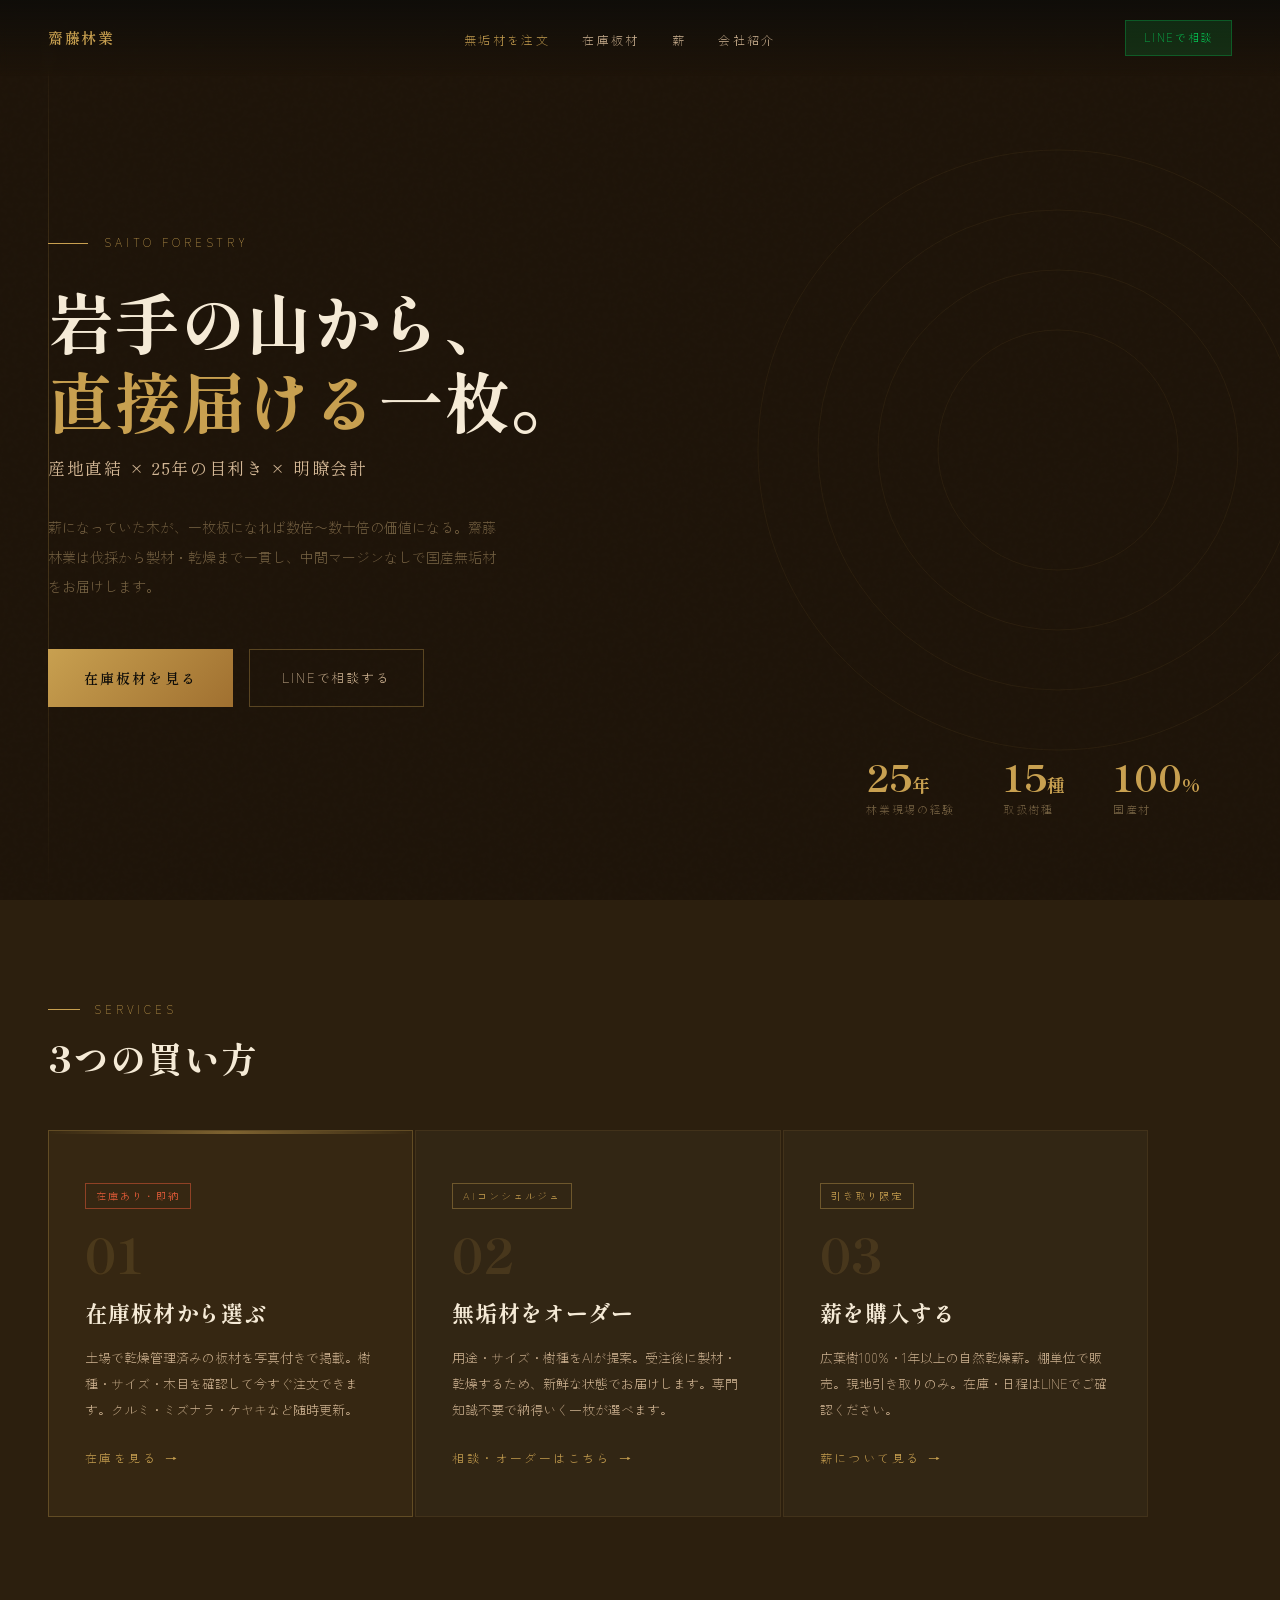
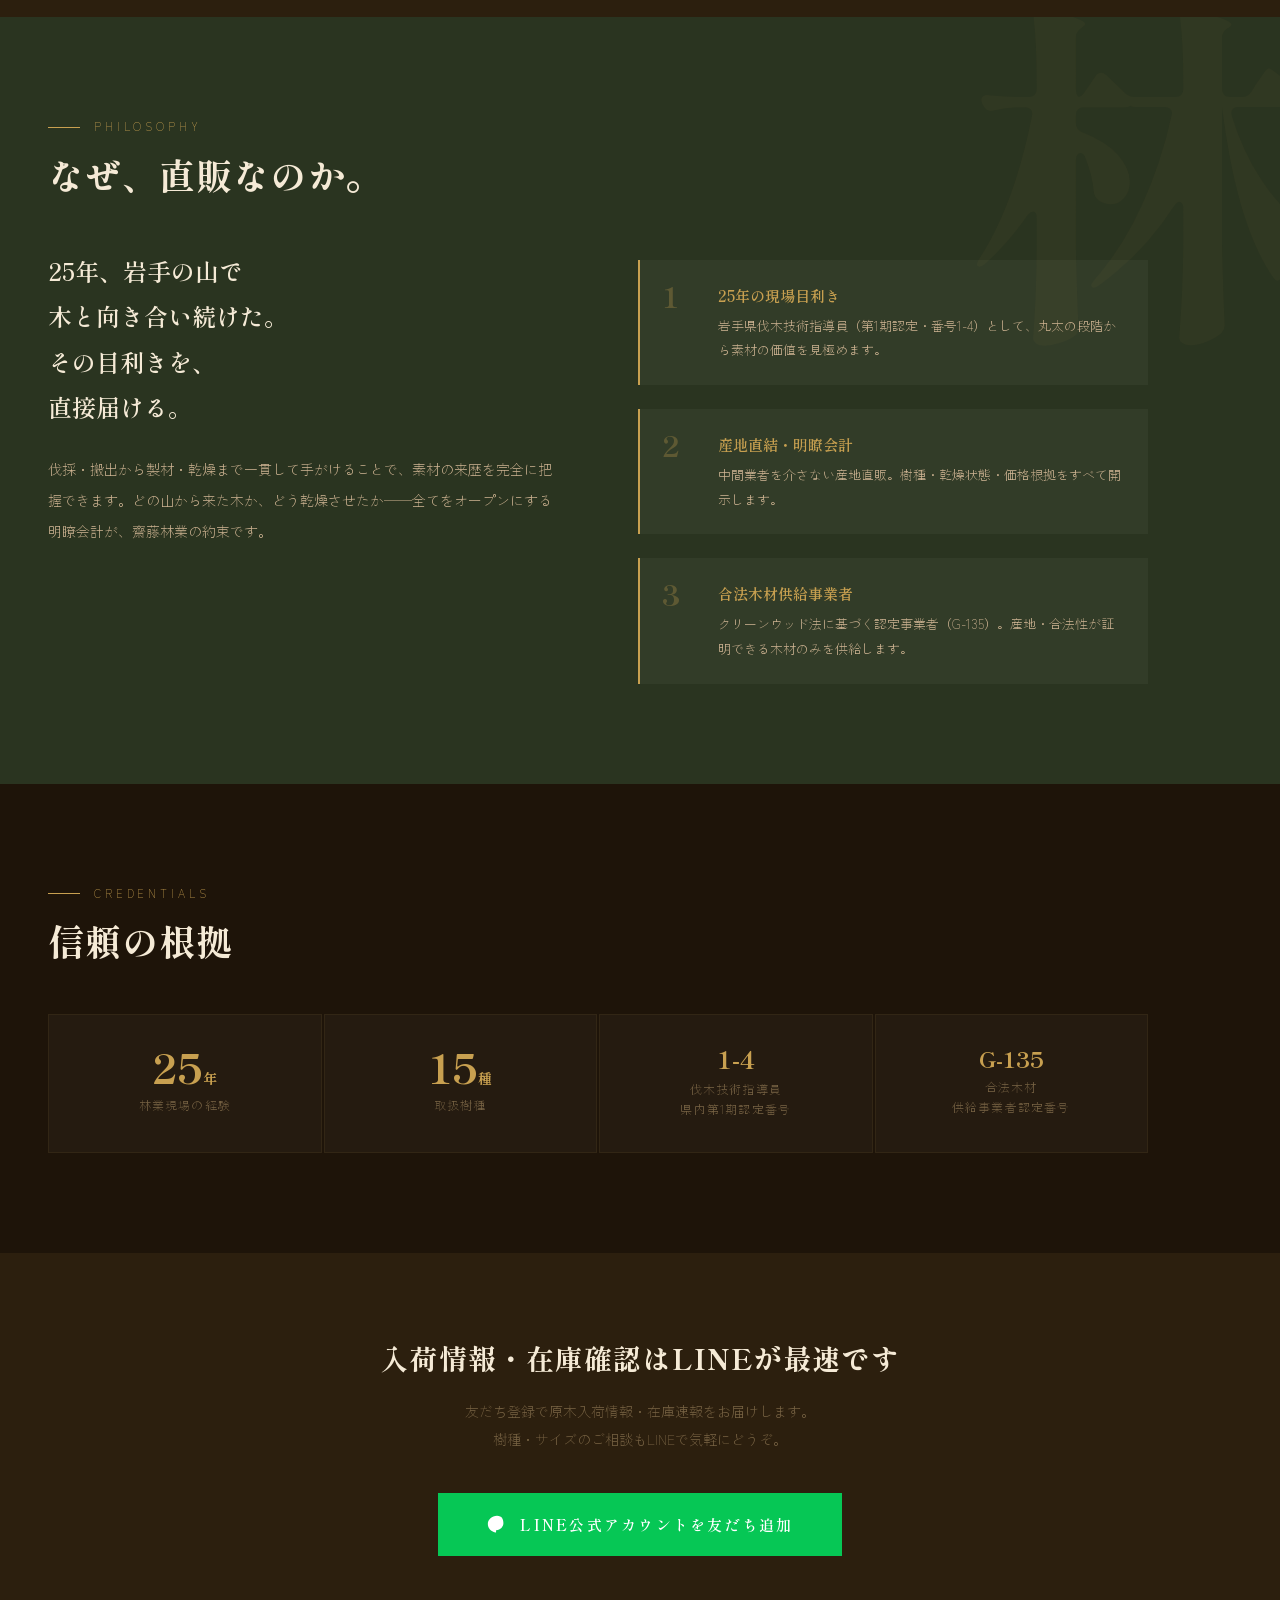
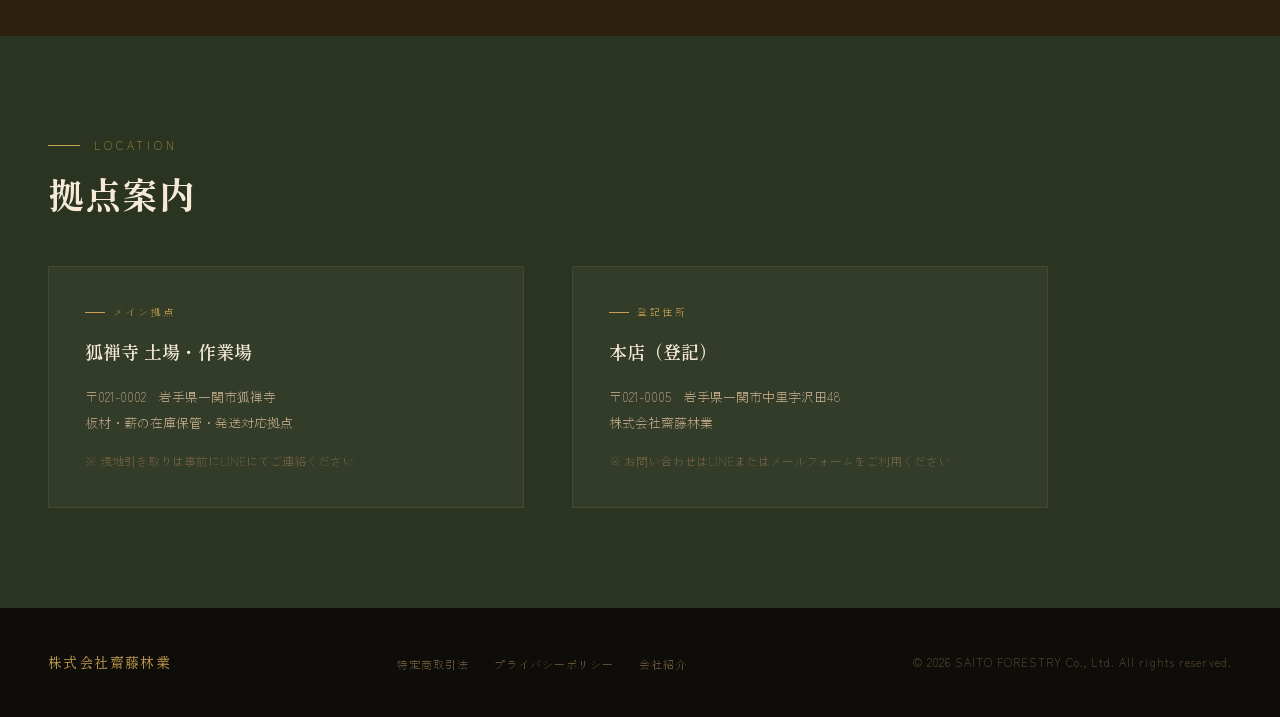
<file: index.html>
<!DOCTYPE html>
<html lang="ja">
<head>
<meta charset="UTF-8">
<meta name="viewport" content="width=device-width, initial-scale=1.0">
<title>齋藤林業株式会社 | 岩手・東北の国産無垢材 産地直販</title>
<link rel="preconnect" href="https://fonts.googleapis.com">
<link href="https://fonts.googleapis.com/css2?family=Shippori+Mincho+B1:wght@400;600;800&family=Zen+Kaku+Gothic+New:wght@300;400&display=swap" rel="stylesheet">
<style>
:root{--ink:#0f0d09;--bark:#1e1409;--earth:#2c1f0e;--moss:#2a3420;--gold:#c8a050;--gold-lt:#e8c87a;--cream:#f5ead6;--sand:#d4b896;--muted:#7a6545;--rare2:#e85d3a}
*,*::before,*::after{box-sizing:border-box;margin:0;padding:0}
html{scroll-behavior:smooth}
body{background:var(--bark);color:var(--cream);font-family:'Zen Kaku Gothic New',sans-serif;font-weight:300;line-height:1.8;overflow-x:hidden}
body::before{content:'';position:fixed;inset:0;background-image:url("data:image/svg+xml,%3Csvg viewBox='0 0 200 200' xmlns='http://www.w3.org/2000/svg'%3E%3Cfilter id='n'%3E%3CfeTurbulence type='fractalNoise' baseFrequency='0.9' numOctaves='4' stitchTiles='stitch'/%3E%3C/filter%3E%3Crect width='100%25' height='100%25' filter='url(%23n)' opacity='0.04'/%3E%3C/svg%3E");opacity:.3;pointer-events:none;z-index:0}

/* NAV */
nav{position:fixed;top:0;left:0;right:0;z-index:150;display:flex;align-items:center;justify-content:space-between;padding:20px 48px;background:linear-gradient(to bottom,rgba(15,13,9,.95),transparent);backdrop-filter:blur(4px)}
.nav-logo{font-family:'Shippori Mincho B1',serif;font-size:15px;font-weight:600;color:var(--gold);letter-spacing:.1em;text-decoration:none}
.nav-links{display:flex;gap:32px;list-style:none}
.nav-links a{color:var(--sand);text-decoration:none;font-size:12px;letter-spacing:.2em;transition:color .3s}
.nav-links a:hover,.nav-links a.active{color:var(--gold)}
.nav-cta{display:inline-flex;align-items:center;background:rgba(6,199,85,.15);border:1px solid rgba(6,199,85,.3);color:#06c755;padding:7px 18px;font-size:11px;letter-spacing:.15em;text-decoration:none;white-space:nowrap}
.hbg{display:none;flex-direction:column;justify-content:center;gap:6px;cursor:pointer;padding:8px;background:none;border:none;width:40px;height:40px;-webkit-tap-highlight-color:transparent}
.hbg span{display:block;width:22px;height:2px;background:var(--gold);border-radius:1px;transition:all .3s;pointer-events:none}
.hbg.open span:nth-child(1){transform:translateY(8px) rotate(45deg)}
.hbg.open span:nth-child(2){opacity:0;transform:scaleX(0)}
.hbg.open span:nth-child(3){transform:translateY(-8px) rotate(-45deg)}
.mmenu{visibility:hidden;opacity:0;position:fixed;inset:0;background:rgba(15,13,9,.97);z-index:200;display:flex;flex-direction:column;align-items:center;justify-content:center;transition:opacity .25s,visibility .25s}
.mmenu.open{visibility:visible;opacity:1}
.mmenu a{color:var(--sand);text-decoration:none;font-family:'Shippori Mincho B1',serif;font-size:22px;font-weight:600;letter-spacing:.12em;padding:20px 0;border-bottom:1px solid rgba(200,160,80,.12);width:260px;text-align:center;transition:color .2s;-webkit-tap-highlight-color:transparent}
.mmenu a.active,.mmenu a:hover{color:var(--gold)}
.mmenu .mmenu-line{margin-top:28px;padding:14px 40px;background:rgba(6,199,85,.15);border:1px solid rgba(6,199,85,.3);color:#06c755;font-size:14px;letter-spacing:.15em;font-family:'Zen Kaku Gothic New',sans-serif;border-bottom:none;width:auto}
@media(max-width:860px){.nav-links,.nav-cta{display:none!important}.hbg{display:flex}nav{padding:16px 24px}}

/* HERO */
.hero{min-height:100vh;display:flex;flex-direction:column;justify-content:center;position:relative;overflow:hidden;padding:120px 48px 80px}
.hero-rings{overflow:visible}
.hero-rings{position:absolute;right:-10%;top:50%;transform:translateY(-50%);width:min(700px,120vw);height:min(700px,120vw);opacity:.07;pointer-events:none}
.hero-rings circle{fill:none;stroke:var(--gold)}
.hero-vline{position:absolute;left:48px;top:0;bottom:0;width:1px;background:linear-gradient(to bottom,transparent,rgba(200,160,80,.3),transparent)}
.hero-content{max-width:700px;position:relative;z-index:2;animation:heroIn 1.2s ease both}
@keyframes heroIn{from{opacity:0;transform:translateY(24px)}to{opacity:1;transform:none}}
.eyebrow{display:flex;align-items:center;gap:16px;margin-bottom:28px}
.eyebrow-line{width:40px;height:1px;background:var(--gold)}
.eyebrow span{font-size:11px;letter-spacing:.35em;color:var(--gold);text-transform:uppercase}
.hero-title{font-family:'Shippori Mincho B1',serif;font-size:clamp(38px,5.5vw,66px);font-weight:800;line-height:1.2;color:var(--cream);margin-bottom:12px}
.hero-title em{font-style:normal;color:var(--gold)}
.hero-sub{font-family:'Shippori Mincho B1',serif;font-size:clamp(13px,1.8vw,17px);color:var(--sand);letter-spacing:.1em;margin-bottom:28px;line-height:2}
.hero-desc{font-size:14px;color:var(--muted);max-width:460px;line-height:2.1;margin-bottom:48px}
.cta-row{display:flex;gap:16px;flex-wrap:wrap}
.btn-p{display:inline-flex;align-items:center;gap:10px;background:linear-gradient(135deg,var(--gold),#a07030);color:var(--ink);text-decoration:none;font-family:'Shippori Mincho B1',serif;font-size:14px;font-weight:600;letter-spacing:.15em;padding:16px 36px;transition:all .3s}
.btn-p:hover{transform:translateY(-2px);box-shadow:0 8px 32px rgba(200,160,80,.35)}
.btn-s{display:inline-flex;align-items:center;gap:10px;border:1px solid rgba(200,160,80,.35);color:var(--sand);text-decoration:none;font-size:13px;letter-spacing:.15em;padding:16px 32px;transition:all .3s}
.btn-s:hover{border-color:var(--gold);color:var(--gold)}
.hero-stats{position:absolute;right:80px;bottom:80px;display:flex;gap:48px;z-index:2;animation:heroIn 1.2s ease .3s both}
.stat-num{font-family:'Shippori Mincho B1',serif;font-size:36px;font-weight:800;color:var(--gold);line-height:1;margin-bottom:6px}
.stat-label{font-size:11px;letter-spacing:.15em;color:var(--muted)}
@media(max-width:768px){.hero{padding:100px 24px 80px;min-height:auto}.hero-stats{display:none}.hero-rings{display:none}.hero-vline{display:none}}

/* SHARED */
section{padding:100px 48px}
.sec-en{font-size:11px;letter-spacing:.35em;color:var(--gold);text-transform:uppercase;margin-bottom:12px;display:flex;align-items:center;gap:14px}
.sec-en::before{content:'';display:block;width:32px;height:1px;background:var(--gold)}
.sec-title{font-family:'Shippori Mincho B1',serif;font-size:clamp(24px,3.5vw,36px);font-weight:800;color:var(--cream);letter-spacing:.03em;line-height:1.4;margin-bottom:48px}
@media(max-width:768px){section{padding:64px 24px}}

/* SERVICES */
.services{background:var(--earth)}
.svc-grid{display:grid;grid-template-columns:repeat(3,1fr);gap:2px;max-width:1100px}
.svc-card{position:relative;padding:48px 36px;background:rgba(245,234,214,.03);border:1px solid rgba(200,160,80,.1);text-decoration:none;transition:all .35s;overflow:hidden;display:block}
.svc-card::before{content:'';position:absolute;top:0;left:0;right:0;height:3px;background:linear-gradient(to right,transparent,var(--gold),transparent);opacity:0;transition:opacity .3s}
.svc-card:hover{background:rgba(245,234,214,.07);border-color:rgba(200,160,80,.3);transform:translateY(-4px)}
.svc-card:hover::before{opacity:1}
.svc-card.main{background:rgba(200,160,80,.07);border-color:rgba(200,160,80,.3)}
.svc-card.main::before{opacity:.5}
.svc-badge{display:inline-block;font-size:10px;letter-spacing:.2em;padding:3px 10px;border:1px solid rgba(200,160,80,.4);color:var(--gold);margin-bottom:20px}
.svc-badge.new{border-color:rgba(232,93,58,.5);color:var(--rare2)}
.svc-num{font-family:'Shippori Mincho B1',serif;font-size:48px;font-weight:800;color:rgba(200,160,80,.15);line-height:1;margin-bottom:16px}
.svc-title{font-family:'Shippori Mincho B1',serif;font-size:22px;font-weight:800;color:var(--cream);margin-bottom:12px;letter-spacing:.03em}
.svc-body{font-size:13px;color:var(--sand);line-height:2;margin-bottom:24px}
.svc-link{font-size:12px;letter-spacing:.2em;color:var(--gold);display:flex;align-items:center;gap:8px}
.svc-link::after{content:'→';transition:transform .3s}
.svc-card:hover .svc-link::after{transform:translateX(4px)}
@media(max-width:768px){.svc-grid{grid-template-columns:1fr}}

/* PHILOSOPHY */
.philosophy{background:var(--moss);position:relative;overflow:hidden}
.philosophy::before{content:'林';position:absolute;right:-40px;top:-40px;font-family:'Shippori Mincho B1',serif;font-size:360px;font-weight:800;color:rgba(200,160,80,.04);line-height:1;pointer-events:none}
.phil-grid{display:grid;grid-template-columns:1fr 1fr;gap:80px;align-items:start;max-width:1100px}
.phil-lead{font-family:'Shippori Mincho B1',serif;font-size:clamp(17px,2.5vw,24px);font-weight:600;color:var(--cream);line-height:1.9;margin-bottom:24px}
.phil-body{font-size:14px;color:var(--sand);line-height:2.2}
.pillars{display:flex;flex-direction:column;gap:24px;padding-top:12px}
.pillar{display:flex;gap:20px;align-items:flex-start;padding:22px;background:rgba(245,234,214,.04);border-left:2px solid var(--gold);transition:background .3s}
.pillar:hover{background:rgba(245,234,214,.07)}
.p-num{font-family:'Shippori Mincho B1',serif;font-size:28px;font-weight:800;color:rgba(200,160,80,.3);line-height:1;flex-shrink:0;width:36px}
.p-title{font-family:'Shippori Mincho B1',serif;font-size:15px;font-weight:600;color:var(--gold);margin-bottom:5px}
.p-body{font-size:13px;color:var(--sand);line-height:1.9}
@media(max-width:768px){.phil-grid{grid-template-columns:1fr;gap:48px}}

/* TRUST */
.trust{background:var(--bark)}
.trust-grid{display:grid;grid-template-columns:repeat(4,1fr);gap:2px;max-width:1100px}
.trust-card{padding:32px 24px;background:rgba(245,234,214,.03);border:1px solid rgba(200,160,80,.08);text-align:center}
.trust-num{font-family:'Shippori Mincho B1',serif;font-size:40px;font-weight:800;color:var(--gold);line-height:1;margin-bottom:8px}
.trust-unit{font-size:14px;color:var(--gold)}
.trust-label{font-size:12px;color:var(--muted);letter-spacing:.1em;margin-top:4px;line-height:1.7}
@media(max-width:768px){.trust-grid{grid-template-columns:repeat(2,1fr)}}

/* LINE CTA */
.line-cta{background:var(--earth);text-align:center;padding:80px 48px}
.line-cta-title{font-family:'Shippori Mincho B1',serif;font-size:clamp(18px,3vw,28px);font-weight:800;color:var(--cream);margin-bottom:14px;letter-spacing:.04em}
.line-cta-sub{font-size:14px;color:var(--muted);margin-bottom:40px;line-height:2}
.btn-line{display:inline-flex;align-items:center;gap:12px;background:#06c755;color:#fff;text-decoration:none;font-family:'Shippori Mincho B1',serif;font-size:15px;font-weight:600;letter-spacing:.15em;padding:18px 48px;transition:all .3s}
.btn-line:hover{background:#05a847;transform:translateY(-2px)}
.btn-line-icon{width:22px;height:22px;fill:#fff}
@media(max-width:768px){.line-cta{padding:64px 24px}}

/* ACCESS */
.access{background:var(--moss)}
.access-grid{display:grid;grid-template-columns:1fr 1fr;gap:48px;max-width:1000px}
.access-item{padding:36px;background:rgba(245,234,214,.04);border:1px solid rgba(200,160,80,.12)}
.access-tag{font-size:10px;letter-spacing:.25em;color:var(--gold);margin-bottom:14px;display:flex;align-items:center;gap:8px}
.access-tag::before{content:'';display:block;width:20px;height:1px;background:var(--gold)}
.access-name{font-family:'Shippori Mincho B1',serif;font-size:18px;font-weight:600;color:var(--cream);margin-bottom:16px}
.access-detail{font-size:13px;color:var(--sand);line-height:2}
.access-note{margin-top:14px;font-size:12px;color:var(--muted);line-height:1.8}
@media(max-width:768px){.access-grid{grid-template-columns:1fr}}

/* FOOTER */
footer{background:var(--ink);padding:40px 48px;display:flex;align-items:center;justify-content:space-between;flex-wrap:wrap;gap:16px}
.footer-logo{font-family:'Shippori Mincho B1',serif;font-size:14px;color:var(--gold);letter-spacing:.1em}
.footer-links{display:flex;gap:24px;list-style:none}
.footer-links a{font-size:11px;color:var(--muted);text-decoration:none;letter-spacing:.1em;transition:color .3s}
.footer-links a:hover{color:var(--sand)}
.footer-copy{font-size:11px;color:var(--muted);letter-spacing:.1em}
@media(max-width:768px){footer{padding:32px 24px;flex-direction:column;align-items:flex-start;gap:12px}.footer-links{display:none}}
</style>
</head>
<body>

<div class="mmenu" id="mmenu" role="dialog" aria-modal="true">
  <a href="index.html" class="active">無垢材を注文</a>
  <a href="stock.html">在庫板材</a>
  <a href="maki.html">薪</a>
  <a href="about.html">会社紹介</a>
  <a href="https://line.me/R/ti/p/@YOUR_LINE_ID" class="mmenu-line" target="_blank">LINEで相談</a>
</div>

<nav>
  <a href="index.html" class="nav-logo">齋藤林業</a>
  <ul class="nav-links">
    <li><a href="index.html" class="active">無垢材を注文</a></li>
    <li><a href="stock.html">在庫板材</a></li>
    <li><a href="maki.html">薪</a></li>
    <li><a href="about.html">会社紹介</a></li>
  </ul>
  <a href="https://line.me/R/ti/p/@YOUR_LINE_ID" class="nav-cta" target="_blank">LINEで相談</a>
  <button class="hbg" id="hbg" aria-label="メニュー">
    <span></span><span></span><span></span>
  </button>
</nav>

<section class="hero">
  <div class="hero-vline"></div>
  <svg class="hero-rings" viewBox="0 0 700 700" xmlns="http://www.w3.org/2000/svg" overflow="visible">
    <circle cx="350" cy="350" r="300"/><circle cx="350" cy="350" r="240"/>
    <circle cx="350" cy="350" r="180"/><circle cx="350" cy="350" r="120"/>
  </svg>
  <div class="hero-content">
    <div class="eyebrow"><div class="eyebrow-line"></div><span>Saito Forestry</span></div>
    <h1 class="hero-title">岩手の山から、<br><em>直接届ける</em>一枚。</h1>
    <p class="hero-sub">産地直結 × 25年の目利き × 明瞭会計</p>
    <p class="hero-desc">薪になっていた木が、一枚板になれば数倍〜数十倍の価値になる。齋藤林業は伐採から製材・乾燥まで一貫し、中間マージンなしで国産無垢材をお届けします。</p>
    <div class="cta-row">
      <a href="stock.html" class="btn-p">在庫板材を見る</a>
      <a href="contact.html" class="btn-s">LINEで相談する</a>
    </div>
  </div>
  <div class="hero-stats">
    <div><div class="stat-num">25<span style="font-size:18px">年</span></div><div class="stat-label">林業現場の経験</div></div>
    <div><div class="stat-num">15<span style="font-size:18px">種</span></div><div class="stat-label">取扱樹種</div></div>
    <div><div class="stat-num">100<span style="font-size:18px">%</span></div><div class="stat-label">国産材</div></div>
  </div>
</section>

<section class="services">
  <div class="sec-en">Services</div>
  <h2 class="sec-title">3つの買い方</h2>
  <div class="svc-grid">
    <a href="stock.html" class="svc-card main">
      <div class="svc-badge new">在庫あり・即納</div>
      <div class="svc-num">01</div>
      <div class="svc-title">在庫板材から選ぶ</div>
      <div class="svc-body">土場で乾燥管理済みの板材を写真付きで掲載。樹種・サイズ・木目を確認して今すぐ注文できます。クルミ・ミズナラ・ケヤキなど随時更新。</div>
      <div class="svc-link">在庫を見る</div>
    </a>
    <a href="contact.html" class="svc-card">
      <div class="svc-badge">AIコンシェルジュ</div>
      <div class="svc-num">02</div>
      <div class="svc-title">無垢材をオーダー</div>
      <div class="svc-body">用途・サイズ・樹種をAIが提案。受注後に製材・乾燥するため、新鮮な状態でお届けします。専門知識不要で納得いく一枚が選べます。</div>
      <div class="svc-link">相談・オーダーはこちら</div>
    </a>
    <a href="maki.html" class="svc-card">
      <div class="svc-badge">引き取り限定</div>
      <div class="svc-num">03</div>
      <div class="svc-title">薪を購入する</div>
      <div class="svc-body">広葉樹100%・1年以上の自然乾燥薪。棚単位で販売。現地引き取りのみ。在庫・日程はLINEでご確認ください。</div>
      <div class="svc-link">薪について見る</div>
    </a>
  </div>
</section>

<section class="philosophy">
  <div class="sec-en">Philosophy</div>
  <h2 class="sec-title">なぜ、直販なのか。</h2>
  <div class="phil-grid">
    <div>
      <p class="phil-lead">25年、岩手の山で<br>木と向き合い続けた。<br>その目利きを、<br>直接届ける。</p>
      <p class="phil-body">伐採・搬出から製材・乾燥まで一貫して手がけることで、素材の来歴を完全に把握できます。どの山から来た木か、どう乾燥させたか——全てをオープンにする明瞭会計が、齋藤林業の約束です。</p>
    </div>
    <div class="pillars">
      <div class="pillar">
        <div class="p-num">1</div>
        <div><div class="p-title">25年の現場目利き</div><div class="p-body">岩手県伐木技術指導員（第1期認定・番号1-4）として、丸太の段階から素材の価値を見極めます。</div></div>
      </div>
      <div class="pillar">
        <div class="p-num">2</div>
        <div><div class="p-title">産地直結・明瞭会計</div><div class="p-body">中間業者を介さない産地直販。樹種・乾燥状態・価格根拠をすべて開示します。</div></div>
      </div>
      <div class="pillar">
        <div class="p-num">3</div>
        <div><div class="p-title">合法木材供給事業者</div><div class="p-body">クリーンウッド法に基づく認定事業者（G-135）。産地・合法性が証明できる木材のみを供給します。</div></div>
      </div>
    </div>
  </div>
</section>

<section class="trust">
  <div class="sec-en">Credentials</div>
  <h2 class="sec-title">信頼の根拠</h2>
  <div class="trust-grid">
    <div class="trust-card"><div class="trust-num">25<span class="trust-unit">年</span></div><div class="trust-label">林業現場の経験</div></div>
    <div class="trust-card"><div class="trust-num">15<span class="trust-unit">種</span></div><div class="trust-label">取扱樹種</div></div>
    <div class="trust-card"><div class="trust-num" style="font-size:24px">1-4</div><div class="trust-label">伐木技術指導員<br>県内第1期認定番号</div></div>
    <div class="trust-card"><div class="trust-num" style="font-size:22px">G-135</div><div class="trust-label">合法木材<br>供給事業者認定番号</div></div>
  </div>
</section>

<section class="line-cta" id="line">
  <h2 class="line-cta-title">入荷情報・在庫確認はLINEが最速です</h2>
  <p class="line-cta-sub">友だち登録で原木入荷情報・在庫速報をお届けします。<br>樹種・サイズのご相談もLINEで気軽にどうぞ。</p>
  <a href="https://line.me/R/ti/p/@YOUR_LINE_ID" class="btn-line" target="_blank">
    <svg class="btn-line-icon" viewBox="0 0 24 24" xmlns="http://www.w3.org/2000/svg"><path d="M12 2C6.48 2 2 6.04 2 11.04c0 4.5 3.44 8.26 8.14 9.14.3.06.72-.06.83-.3.08-.18.08-.38.06-.56l-.16-.98c-.04-.24.14-.46.38-.5 4.5-.64 7.74-4.08 7.74-7.8C19 6.04 17.52 2 12 2z"/></svg>
    LINE公式アカウントを友だち追加
  </a>
</section>

<section class="access">
  <div class="sec-en">Location</div>
  <h2 class="sec-title">拠点案内</h2>
  <div class="access-grid">
    <div class="access-item">
      <div class="access-tag">メイン拠点</div>
      <div class="access-name">狐禅寺 土場・作業場</div>
      <div class="access-detail">〒021-0002　岩手県一関市狐禅寺<br>板材・薪の在庫保管・発送対応拠点</div>
      <div class="access-note">※ 現地引き取りは事前にLINEにてご連絡ください</div>
    </div>
    <div class="access-item">
      <div class="access-tag">登記住所</div>
      <div class="access-name">本店（登記）</div>
      <div class="access-detail">〒021-0005　岩手県一関市中里字沢田48<br>株式会社齋藤林業</div>
      <div class="access-note">※ お問い合わせはLINEまたはメールフォームをご利用ください</div>
    </div>
  </div>
</section>

<footer>
  <div class="footer-logo">株式会社齋藤林業</div>
  <ul class="footer-links">
    <li><a href="tokusho.html">特定商取引法</a></li>
    <li><a href="privacy.html">プライバシーポリシー</a></li>
    <li><a href="about.html">会社紹介</a></li>
  </ul>
  <div class="footer-copy">© 2026 SAITO FORESTRY Co., Ltd. All rights reserved.</div>
</footer>

<script>
(function(){
  var btn=document.getElementById('hbg');
  var menu=document.getElementById('mmenu');
  if(!btn||!menu)return;
  function openMenu(){btn.classList.add('open');menu.classList.add('open');document.body.style.overflow='hidden';}
  function closeMenu(){btn.classList.remove('open');menu.classList.remove('open');document.body.style.overflow='';}
  btn.addEventListener('click',function(e){e.stopPropagation();menu.classList.contains('open')?closeMenu():openMenu();});
  menu.addEventListener('click',function(e){if(e.target===menu)closeMenu();});
  document.querySelectorAll('.mmenu a').forEach(function(a){a.addEventListener('click',closeMenu);});
})();
</script>
</body>
</html>
</file>
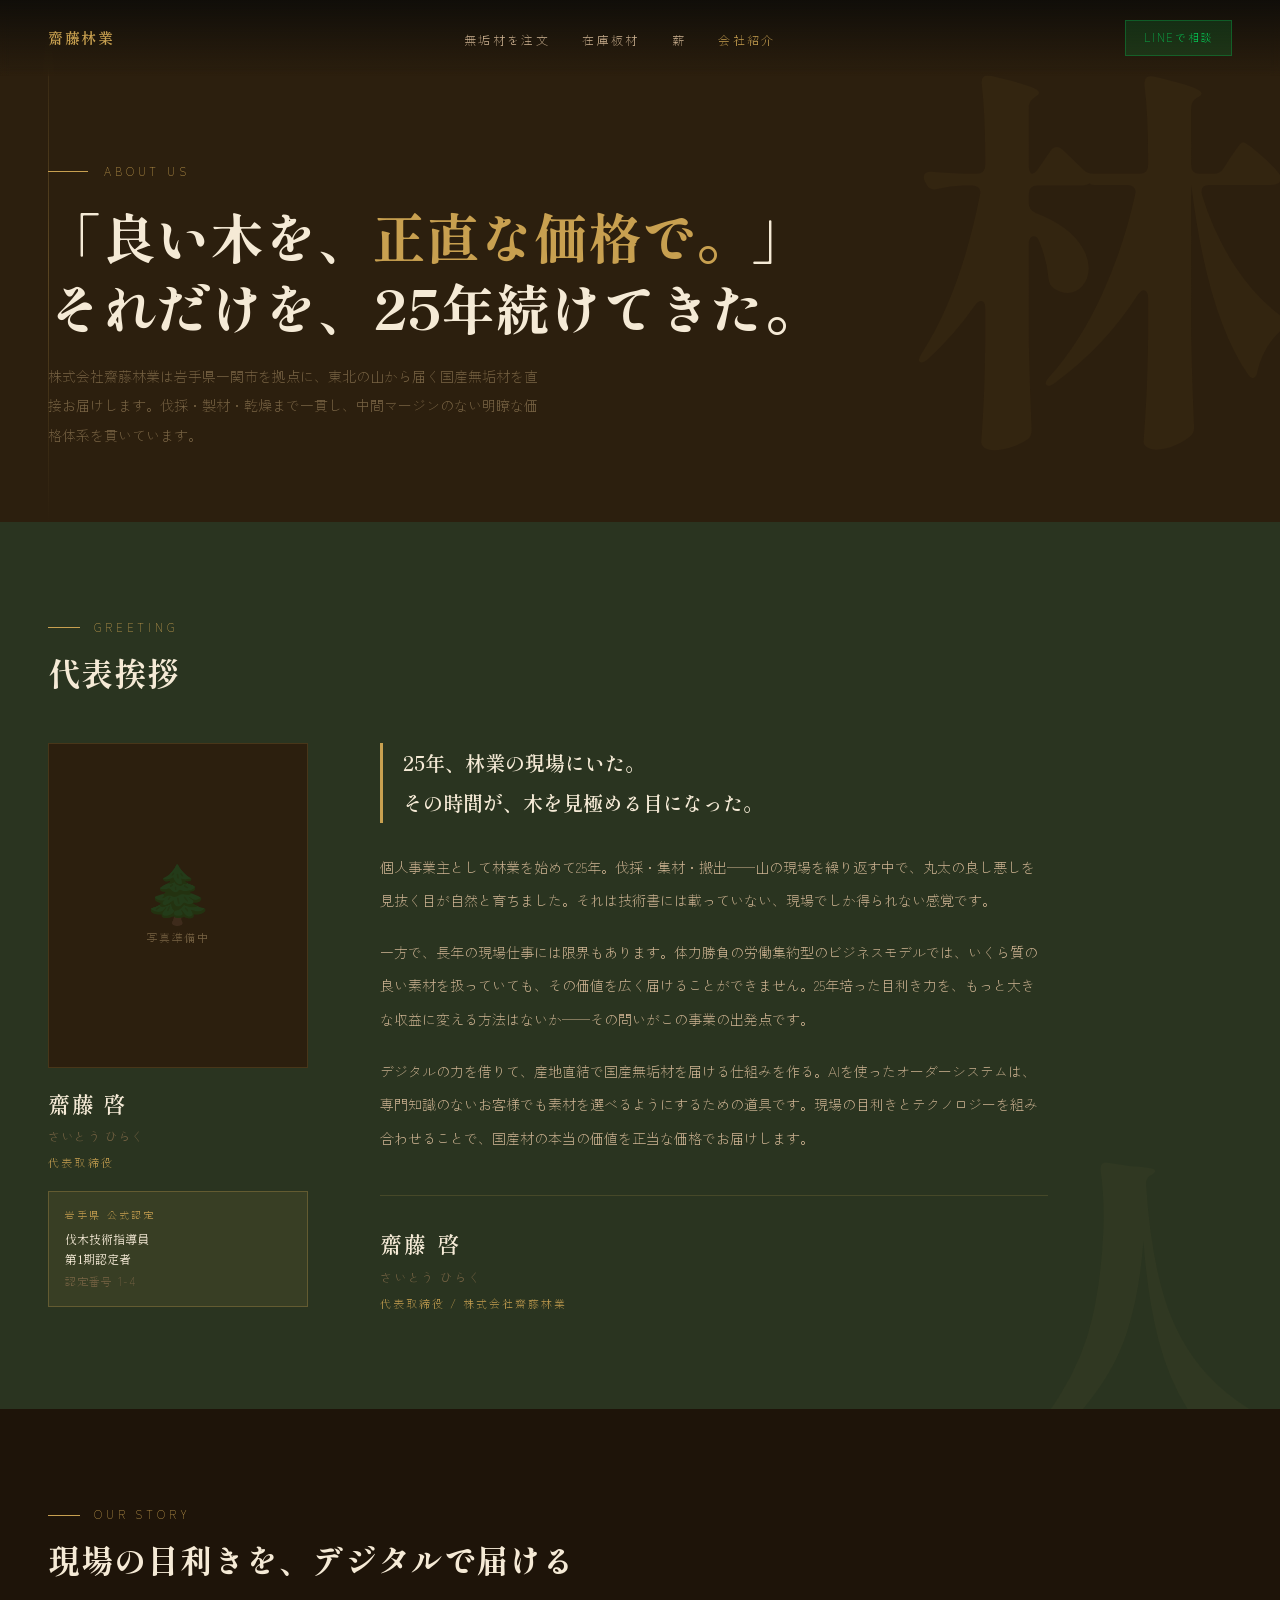
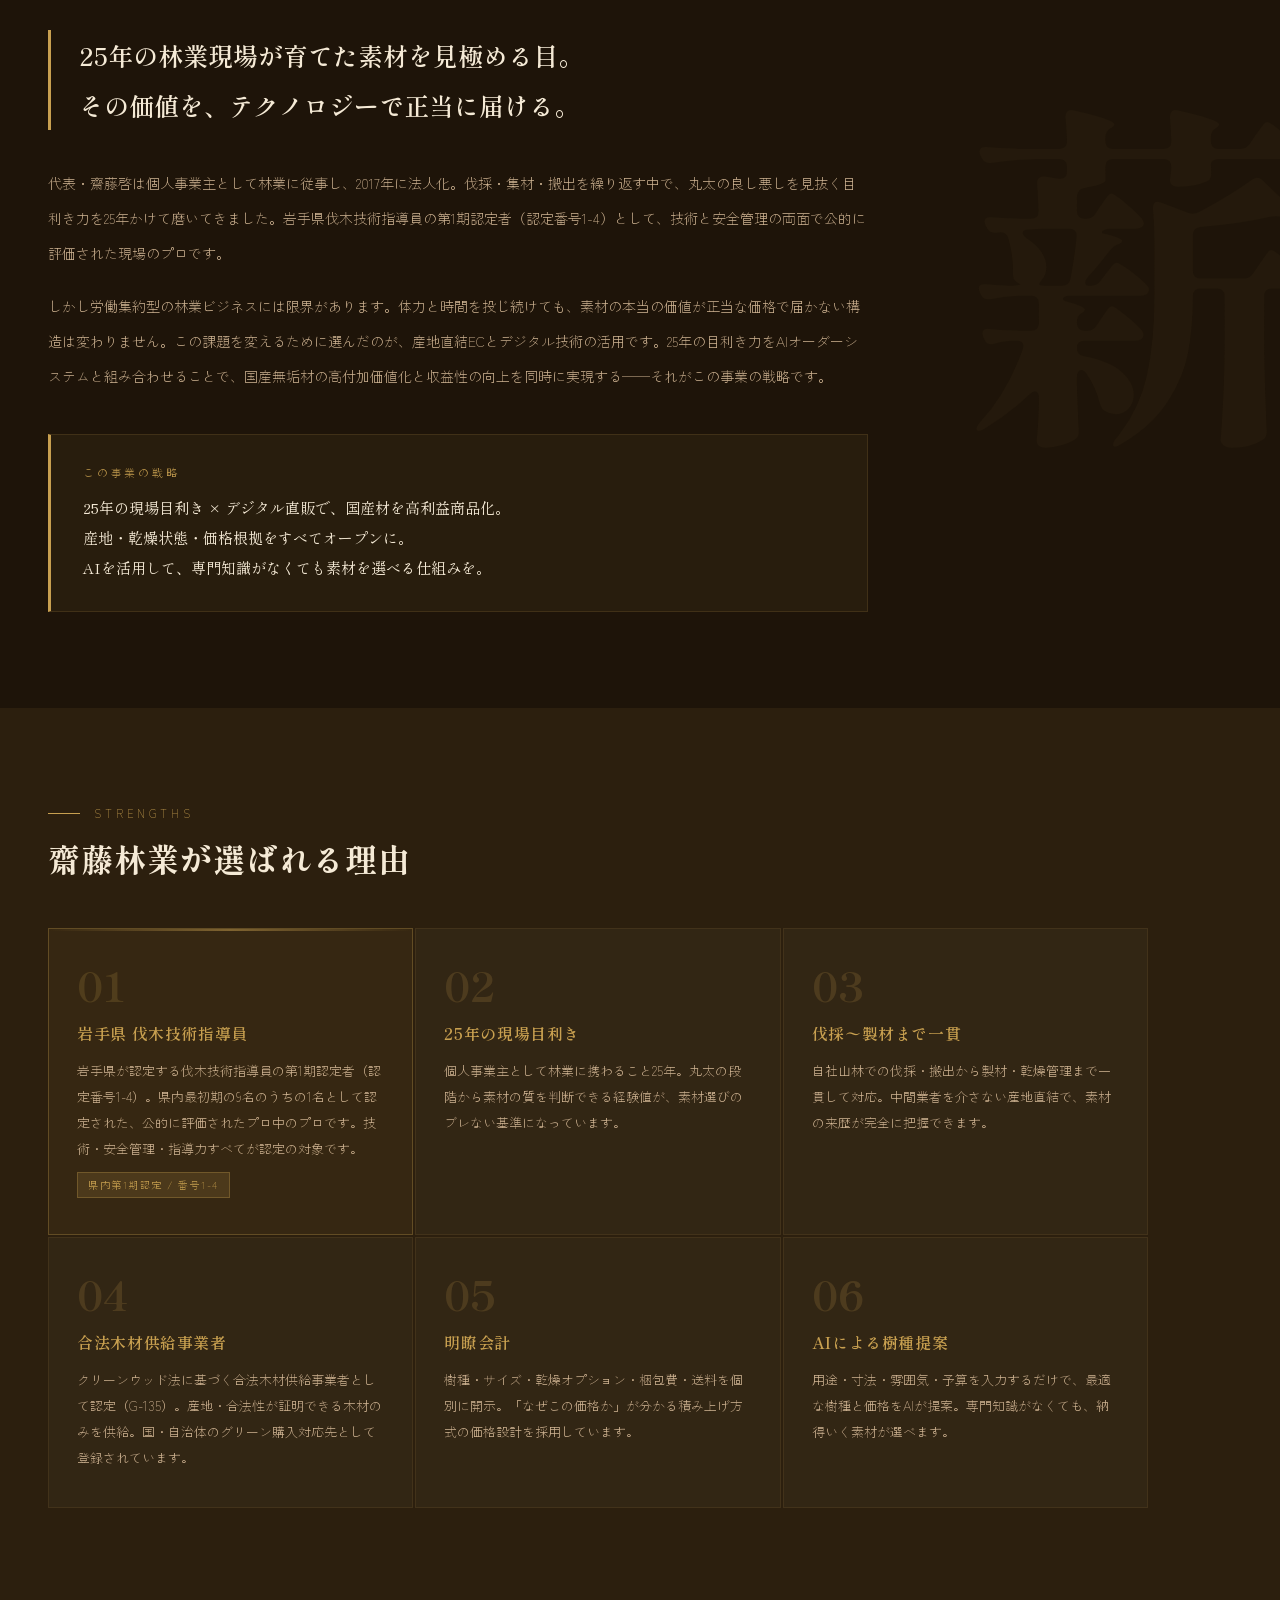
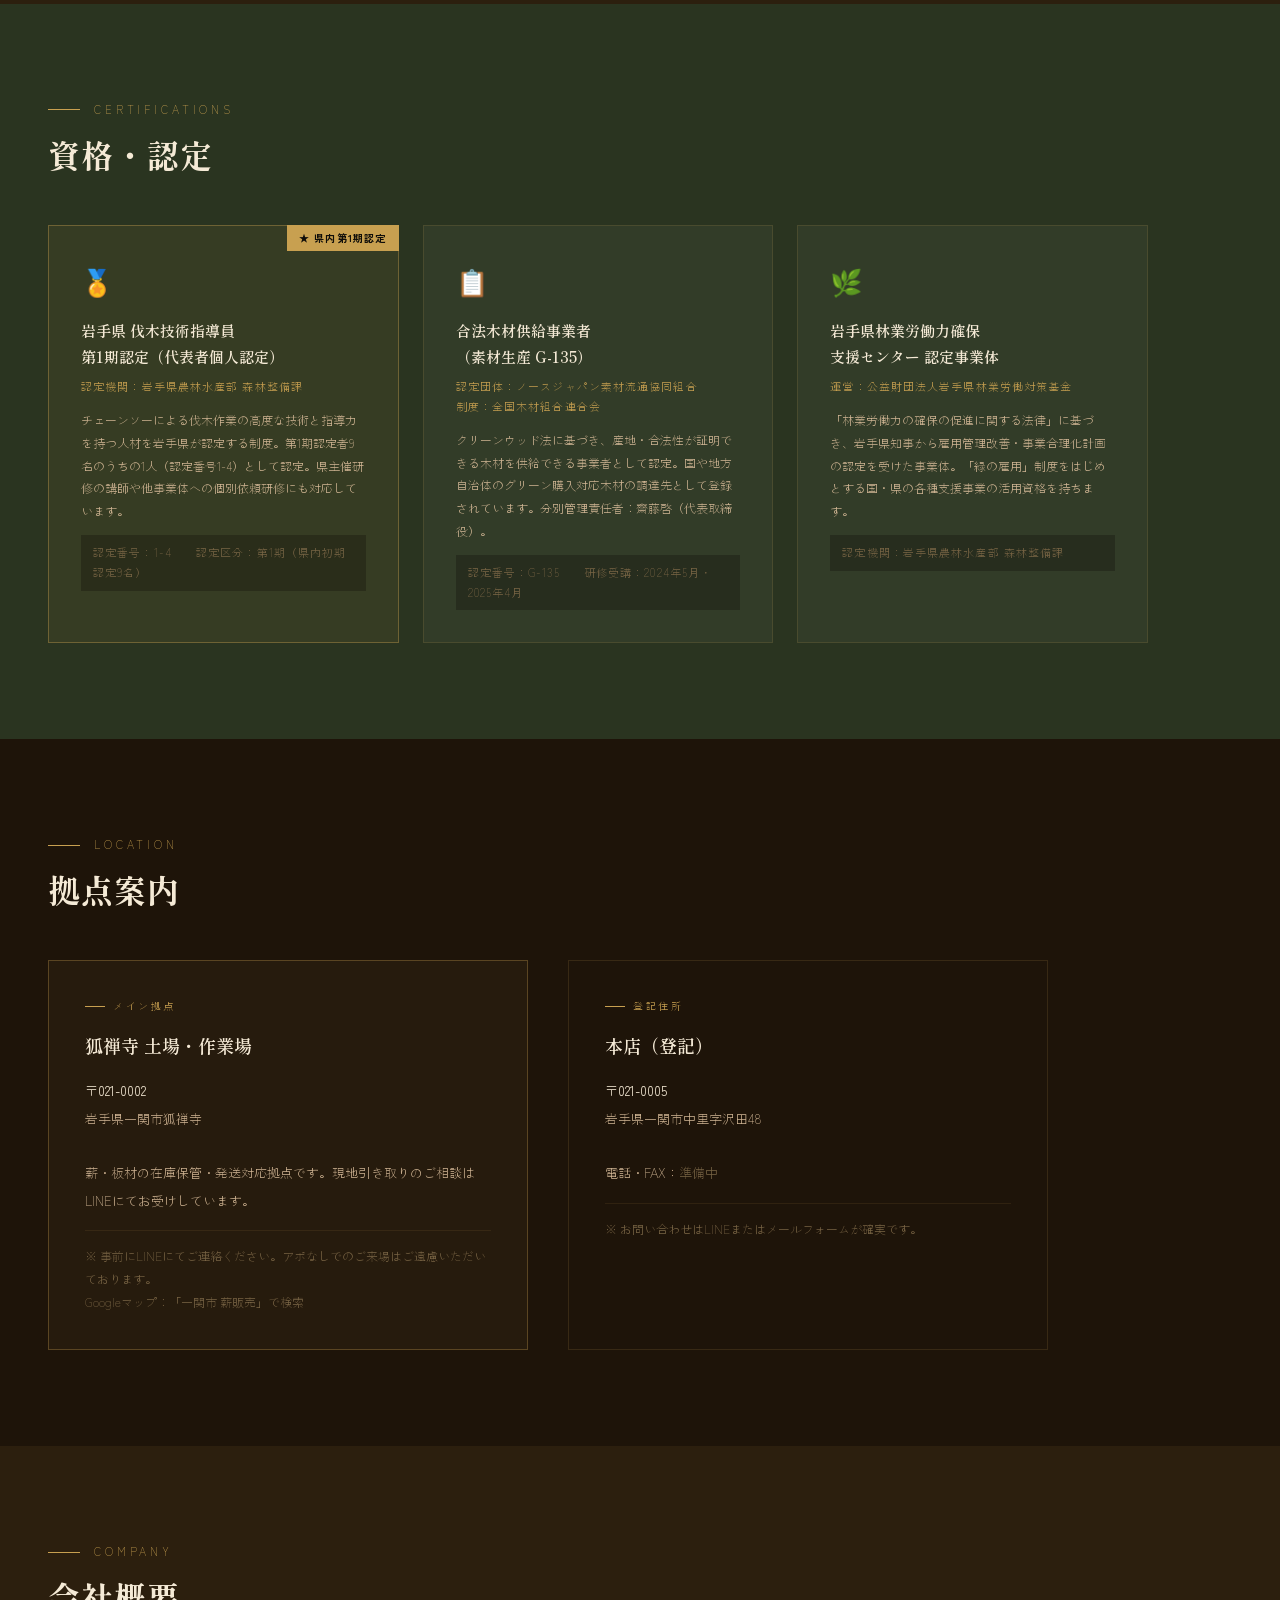
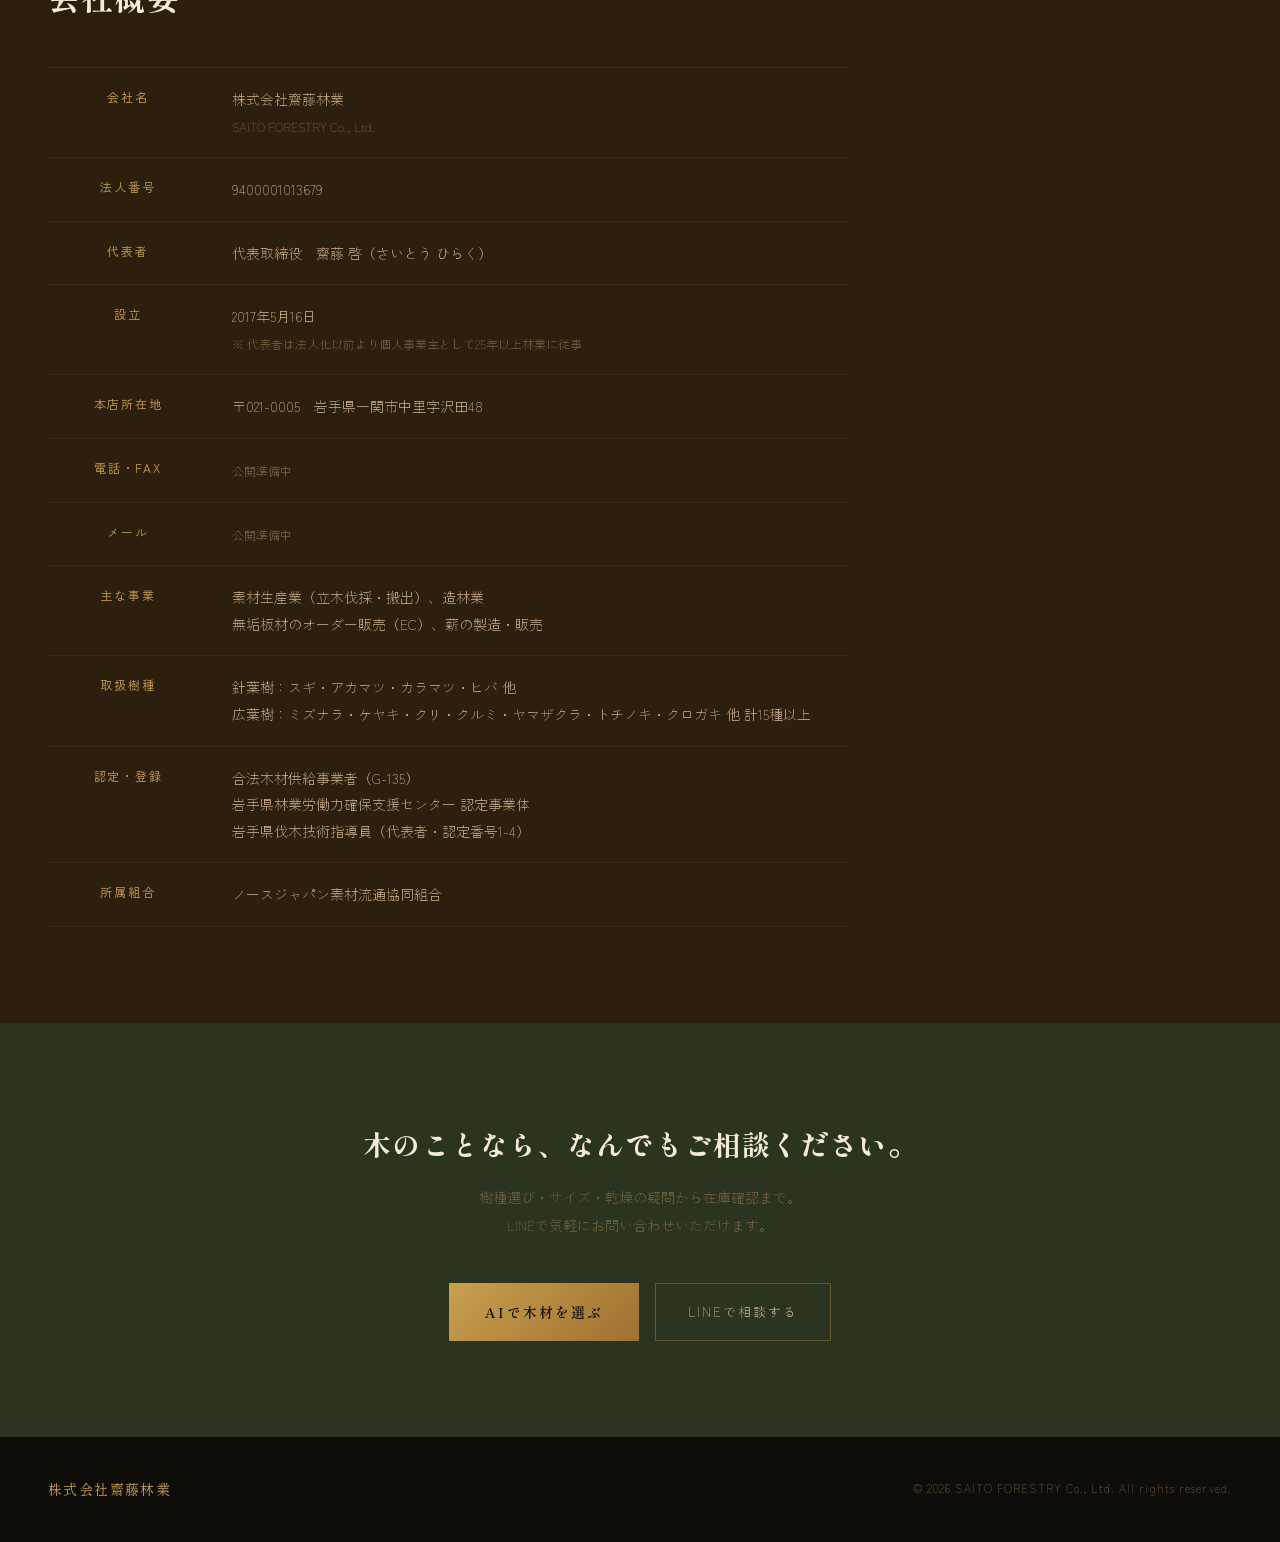
<file: about.html>
<!DOCTYPE html>
<html lang="ja">
<head>
<meta charset="UTF-8">
<meta name="viewport" content="width=device-width, initial-scale=1.0">
<title>会社紹介・代表挨拶 | 株式会社齋藤林業</title>
<link rel="preconnect" href="https://fonts.googleapis.com">
<link href="https://fonts.googleapis.com/css2?family=Shippori+Mincho+B1:wght@400;600;800&family=Zen+Kaku+Gothic+New:wght@300;400&display=swap" rel="stylesheet">
<style>
:root{--ink:#0f0d09;--bark:#1e1409;--earth:#2c1f0e;--moss:#2a3420;--gold:#c8a050;--gold-lt:#e8c87a;--cream:#f5ead6;--sand:#d4b896;--muted:#7a6545}
*,*::before,*::after{box-sizing:border-box;margin:0;padding:0}
html{scroll-behavior:smooth}
body{background:var(--bark);color:var(--cream);font-family:'Zen Kaku Gothic New',sans-serif;font-weight:300;line-height:1.8;overflow-x:hidden}
body::before{content:'';position:fixed;inset:0;background-image:url("data:image/svg+xml,%3Csvg viewBox='0 0 200 200' xmlns='http://www.w3.org/2000/svg'%3E%3Cfilter id='n'%3E%3CfeTurbulence type='fractalNoise' baseFrequency='0.9' numOctaves='4' stitchTiles='stitch'/%3E%3C/filter%3E%3Crect width='100%25' height='100%25' filter='url(%23n)' opacity='0.04'/%3E%3C/svg%3E");opacity:.3;pointer-events:none;z-index:0}

/* NAV */

/* HERO */
.hero{min-height:58vh;display:flex;flex-direction:column;justify-content:flex-end;position:relative;overflow:hidden;padding:120px 48px 72px;background:var(--earth)}
.hero-bg{position:absolute;right:-20px;top:50%;transform:translateY(-55%);font-family:'Shippori Mincho B1',serif;font-size:400px;font-weight:800;color:rgba(200,160,80,.042);line-height:1;pointer-events:none;user-select:none}
.hero-vline{position:absolute;left:48px;top:0;bottom:0;width:1px;background:linear-gradient(to bottom,transparent,rgba(200,160,80,.3),transparent)}
.eyebrow{display:flex;align-items:center;gap:16px;margin-bottom:20px;animation:up .8s ease both}
.eyebrow-line{width:40px;height:1px;background:var(--gold)}
.eyebrow span{font-size:11px;letter-spacing:.35em;color:var(--gold);text-transform:uppercase}
.hero h1{font-family:'Shippori Mincho B1',serif;font-size:clamp(28px,4.5vw,54px);font-weight:800;line-height:1.3;color:var(--cream);margin-bottom:20px;animation:up .8s ease .1s both}
.hero h1 em{font-style:normal;color:var(--gold)}
.hero-desc{font-size:14px;color:var(--muted);max-width:500px;line-height:2.1;animation:up .8s ease .2s both}
@keyframes up{from{opacity:0;transform:translateY(16px)}to{opacity:1;transform:none}}
@media(max-width:768px){.hero{padding:100px 24px 56px}.hero-bg{font-size:180px}}

/* SHARED */
section{padding:96px 48px}
.sec-en{font-size:11px;letter-spacing:.35em;color:var(--gold);text-transform:uppercase;margin-bottom:12px;display:flex;align-items:center;gap:14px}
.sec-en::before{content:'';display:block;width:32px;height:1px;background:var(--gold)}
.sec-title{font-family:'Shippori Mincho B1',serif;font-size:clamp(22px,3vw,32px);font-weight:800;color:var(--cream);letter-spacing:.03em;line-height:1.4;margin-bottom:48px}
@media(max-width:768px){section{padding:64px 24px}}

/* GREETING */
.greeting{background:var(--moss);position:relative;overflow:hidden}
.greeting::before{content:'人';position:absolute;right:-30px;bottom:-60px;font-family:'Shippori Mincho B1',serif;font-size:340px;font-weight:800;color:rgba(200,160,80,.035);pointer-events:none;line-height:1}
.greeting-grid{display:grid;grid-template-columns:260px 1fr;gap:72px;align-items:start;max-width:1000px}
.portrait-box{width:100%;aspect-ratio:4/5;background:var(--earth);border:1px solid rgba(200,160,80,.18);display:flex;flex-direction:column;align-items:center;justify-content:center;gap:10px;position:relative;overflow:hidden}
.portrait-box img{width:100%;height:100%;object-fit:cover;position:absolute;inset:0}
.portrait-placeholder-icon{font-size:56px;color:rgba(200,160,80,.2);line-height:1;position:relative;z-index:1}
.portrait-placeholder-note{font-size:11px;letter-spacing:.15em;color:var(--muted);position:relative;z-index:1}
.portrait-cap{margin-top:16px}
.p-name{font-family:'Shippori Mincho B1',serif;font-size:22px;font-weight:600;color:var(--cream);letter-spacing:.08em}
.p-read{font-size:12px;color:var(--muted);letter-spacing:.1em;margin-top:2px}
.p-role{font-size:11px;letter-spacing:.2em;color:var(--gold);margin-top:6px}
.cert-pill{margin-top:18px;padding:14px 16px;background:rgba(200,160,80,.09);border:1px solid rgba(200,160,80,.3)}
.cert-pill-lbl{font-size:10px;letter-spacing:.22em;color:var(--gold);margin-bottom:5px}
.cert-pill-ttl{font-family:'Shippori Mincho B1',serif;font-size:12px;color:var(--cream);line-height:1.7}
.cert-pill-num{font-size:11px;color:var(--muted);letter-spacing:.1em;margin-top:3px}
.greeting-lead{font-family:'Shippori Mincho B1',serif;font-size:clamp(15px,2vw,20px);font-weight:600;color:var(--cream);line-height:2;margin-bottom:28px;border-left:3px solid var(--gold);padding-left:20px}
.greeting-text{font-size:14px;color:var(--sand);line-height:2.4}
.greeting-text+.greeting-text{margin-top:18px}
.greeting-sig{margin-top:40px;padding-top:28px;border-top:1px solid rgba(200,160,80,.18)}
.sig-name{font-family:'Shippori Mincho B1',serif;font-size:22px;font-weight:600;color:var(--cream);letter-spacing:.1em}
.sig-read{font-size:12px;color:var(--muted);letter-spacing:.15em;margin-top:2px}
.sig-role{font-size:11px;letter-spacing:.18em;color:var(--gold);margin-top:6px}
@media(max-width:768px){.greeting-grid{grid-template-columns:1fr;gap:36px}.portrait-box{max-width:200px}}

/* STORY */
.story{background:var(--bark);position:relative;overflow:hidden}
.story::before{content:'薪';position:absolute;right:-40px;top:50%;transform:translateY(-50%);font-family:'Shippori Mincho B1',serif;font-size:360px;font-weight:800;color:rgba(200,160,80,.035);pointer-events:none;line-height:1}
.story-inner{max-width:820px;position:relative;z-index:1}
.story-quote{font-family:'Shippori Mincho B1',serif;font-size:clamp(17px,2.6vw,25px);font-weight:600;color:var(--cream);line-height:2;margin-bottom:36px;padding-left:28px;border-left:3px solid var(--gold)}
.story-body{font-size:14px;color:var(--sand);line-height:2.5}
.story-body+.story-body{margin-top:18px}
.story-hl{margin-top:40px;padding:28px 32px;background:rgba(200,160,80,.06);border:1px solid rgba(200,160,80,.15);border-left:3px solid var(--gold)}
.story-hl-lbl{font-size:11px;letter-spacing:.25em;color:var(--gold);margin-bottom:10px}
.story-hl-txt{font-family:'Shippori Mincho B1',serif;font-size:15px;color:var(--cream);line-height:2}

/* STRENGTH */
.strength{background:var(--earth)}
.str-grid{display:grid;grid-template-columns:repeat(3,1fr);gap:2px;max-width:1100px}
.str-card{background:rgba(245,234,214,.03);border:1px solid rgba(200,160,80,.1);padding:36px 28px;transition:background .3s,border-color .3s;position:relative;overflow:hidden}
.str-card::after{content:'';position:absolute;top:0;left:0;right:0;height:2px;background:linear-gradient(to right,transparent,var(--gold),transparent);opacity:0;transition:opacity .3s}
.str-card:hover{background:rgba(245,234,214,.06);border-color:rgba(200,160,80,.25)}
.str-card:hover::after{opacity:1}
.str-card.featured{background:rgba(200,160,80,.07);border-color:rgba(200,160,80,.3)}
.str-card.featured::after{opacity:.5}
.str-num{font-family:'Shippori Mincho B1',serif;font-size:40px;font-weight:800;color:rgba(200,160,80,.18);line-height:1;margin-bottom:14px}
.str-title{font-family:'Shippori Mincho B1',serif;font-size:16px;font-weight:600;color:var(--gold);margin-bottom:10px;letter-spacing:.04em}
.str-body{font-size:13px;color:var(--sand);line-height:2}
.str-badge{display:inline-block;margin-top:10px;padding:3px 10px;background:rgba(200,160,80,.15);border:1px solid rgba(200,160,80,.3);font-size:10px;letter-spacing:.15em;color:var(--gold)}
@media(max-width:768px){.str-grid{grid-template-columns:1fr}}

/* CERT */
.cert{background:var(--moss)}
.cert-grid{display:grid;grid-template-columns:repeat(3,1fr);gap:24px;max-width:1100px}
.cert-card{padding:32px;background:rgba(245,234,214,.04);border:1px solid rgba(200,160,80,.15)}
.cert-card.main{background:rgba(200,160,80,.08);border-color:rgba(200,160,80,.38);position:relative}
.cert-card.main::before{content:'★ 県内第1期認定';position:absolute;top:-1px;right:-1px;background:var(--gold);color:var(--ink);font-size:10px;letter-spacing:.12em;padding:4px 12px;font-weight:600}
.cert-icon{font-size:26px;margin-bottom:14px}
.cert-name{font-family:'Shippori Mincho B1',serif;font-size:15px;font-weight:600;color:var(--cream);margin-bottom:8px;line-height:1.7}
.cert-org{font-size:11px;letter-spacing:.1em;color:var(--gold);margin-bottom:12px;line-height:1.8}
.cert-desc{font-size:12px;color:var(--sand);line-height:1.9}
.cert-num{margin-top:12px;padding:8px 12px;background:rgba(15,13,9,.3);font-size:11px;color:var(--muted);letter-spacing:.1em;line-height:1.8}
@media(max-width:768px){.cert-grid{grid-template-columns:1fr}}

/* LOCATION */
.location{background:var(--bark)}
.location-grid{display:grid;grid-template-columns:1fr 1fr;gap:40px;max-width:1000px}
.loc-card{padding:36px;border:1px solid rgba(200,160,80,.15)}
.loc-card.main-loc{border-color:rgba(200,160,80,.32);background:rgba(200,160,80,.05)}
.loc-tag{font-size:10px;letter-spacing:.25em;color:var(--gold);margin-bottom:14px;display:flex;align-items:center;gap:8px}
.loc-tag::before{content:'';display:block;width:20px;height:1px;background:var(--gold)}
.loc-name{font-family:'Shippori Mincho B1',serif;font-size:18px;font-weight:600;color:var(--cream);margin-bottom:16px}
.loc-detail{font-size:13px;color:var(--sand);line-height:2.1}
.loc-detail strong{color:var(--cream);font-weight:400}
.loc-note{margin-top:16px;font-size:12px;color:var(--muted);line-height:1.9;padding-top:14px;border-top:1px solid rgba(200,160,80,.1)}
@media(max-width:768px){.location-grid{grid-template-columns:1fr}}

/* COMPANY TABLE */
.company{background:var(--earth)}
.info-table{width:100%;max-width:800px;border-collapse:collapse}
.info-table tr{border-bottom:1px solid rgba(200,160,80,.1)}
.info-table tr:first-child{border-top:1px solid rgba(200,160,80,.1)}
.info-table th{width:160px;padding:18px 0;font-size:12px;letter-spacing:.15em;color:var(--gold);font-weight:400;vertical-align:top;white-space:nowrap}
.info-table td{padding:18px 0 18px 24px;font-size:14px;color:var(--sand);line-height:1.9}
.info-table td small{font-size:12px;color:var(--muted)}
@media(max-width:600px){.info-table th{width:90px;font-size:11px}.info-table td{padding-left:12px;font-size:13px}}

/* CTA */
.cta-section{background:var(--moss);text-align:center;padding:96px 48px}
.cta-title{font-family:'Shippori Mincho B1',serif;font-size:clamp(18px,2.8vw,28px);font-weight:800;color:var(--cream);margin-bottom:14px;letter-spacing:.04em}
.cta-sub{font-size:14px;color:var(--muted);margin-bottom:44px;line-height:2}
.cta-row{display:flex;gap:16px;justify-content:center;flex-wrap:wrap}
.btn-p{display:inline-flex;align-items:center;gap:10px;background:linear-gradient(135deg,var(--gold),#a07030);color:var(--ink);text-decoration:none;font-family:'Shippori Mincho B1',serif;font-size:14px;font-weight:600;letter-spacing:.15em;padding:16px 36px;transition:all .3s}
.btn-p:hover{transform:translateY(-2px);box-shadow:0 8px 32px rgba(200,160,80,.35)}
.btn-s{display:inline-flex;align-items:center;gap:10px;border:1px solid rgba(200,160,80,.35);color:var(--sand);text-decoration:none;font-size:13px;letter-spacing:.15em;padding:16px 32px;transition:all .3s}
.btn-s:hover{border-color:var(--gold);color:var(--gold)}

/* FOOTER */
footer{background:var(--ink);padding:40px 48px;display:flex;align-items:center;justify-content:space-between;flex-wrap:wrap;gap:16px}
.footer-logo{font-family:'Shippori Mincho B1',serif;font-size:14px;color:var(--gold);letter-spacing:.1em}
.footer-copy{font-size:11px;color:var(--muted);letter-spacing:.1em}
@media(max-width:768px){footer{padding:32px 24px}}

/* REVEAL */
.reveal{opacity:0;transform:translateY(18px);transition:opacity .65s ease,transform .65s ease}
.reveal.in{opacity:1;transform:none}

@media(max-width:860px){
  }

/* ── NAV ── */
nav{position:fixed;top:0;left:0;right:0;z-index:150;display:flex;align-items:center;justify-content:space-between;padding:20px 48px;background:linear-gradient(to bottom,rgba(15,13,9,.95),transparent);backdrop-filter:blur(4px)}
.nav-logo{font-family:'Shippori Mincho B1',serif;font-size:15px;font-weight:600;color:var(--gold);letter-spacing:.1em;text-decoration:none}
.nav-links{display:flex;gap:32px;list-style:none}
.nav-links a{color:var(--sand);text-decoration:none;font-size:12px;letter-spacing:.2em;transition:color .3s}
.nav-links a:hover,.nav-links a.active{color:var(--gold)}
.nav-cta{display:inline-flex;align-items:center;background:rgba(6,199,85,.15);border:1px solid rgba(6,199,85,.3);color:#06c755;padding:7px 18px;font-size:11px;letter-spacing:.15em;text-decoration:none;white-space:nowrap;transition:background .2s}
.nav-cta:hover{background:rgba(6,199,85,.28)}
.hbg{display:none;flex-direction:column;justify-content:center;gap:6px;cursor:pointer;padding:8px;background:none;border:none;width:40px;height:40px;-webkit-tap-highlight-color:transparent}
.hbg span{display:block;width:22px;height:2px;background:var(--gold);border-radius:1px;transition:all .3s;pointer-events:none}
.hbg.open span:nth-child(1){transform:translateY(8px) rotate(45deg)}
.hbg.open span:nth-child(2){opacity:0;transform:scaleX(0)}
.hbg.open span:nth-child(3){transform:translateY(-8px) rotate(-45deg)}
.mmenu{visibility:hidden;opacity:0;position:fixed;inset:0;background:rgba(15,13,9,.97);z-index:200;display:flex;flex-direction:column;align-items:center;justify-content:center;gap:0;transition:opacity .25s,visibility .25s}
.mmenu.open{visibility:visible;opacity:1}
.mmenu a{color:var(--sand);text-decoration:none;font-family:'Shippori Mincho B1',serif;font-size:22px;font-weight:600;letter-spacing:.12em;padding:20px 0;border-bottom:1px solid rgba(200,160,80,.12);width:260px;text-align:center;transition:color .2s;-webkit-tap-highlight-color:transparent}
.mmenu a.active,.mmenu a:hover{color:var(--gold)}
.mmenu .mmenu-line{margin-top:28px;padding:14px 40px;background:rgba(6,199,85,.15);border:1px solid rgba(6,199,85,.3);color:#06c755;font-size:14px;letter-spacing:.15em;font-family:'Zen Kaku Gothic New',sans-serif;border-bottom:none;width:auto}
@media(max-width:860px){
  .nav-links,.nav-cta{display:none!important}
  .hbg{display:flex}
  nav{padding:16px 24px}
}
</style>
</head>
<body>
<nav>
  <a href="index.html" class="nav-logo">齋藤林業</a>
  <ul class="nav-links">
    <li><a href="index.html">無垢材を注文</a></li>
    <li><a href="stock.html">在庫板材</a></li>
    <li><a href="maki.html">薪</a></li>
    <li><a href="about.html" class="active">会社紹介</a></li>
  </ul>
  <a href="https://line.me/R/ti/p/@YOUR_LINE_ID" class="nav-cta" target="_blank">LINEで相談</a>
  <button class="hbg" id="hbg" aria-label="メニュー">
    <span></span><span></span><span></span>
  </button>
</nav>
<div class="mmenu" id="mmenu" role="dialog" aria-modal="true">
  <a href="index.html">無垢材を注文</a>
  <a href="stock.html">在庫板材</a>
  <a href="maki.html">薪</a>
  <a href="about.html" class="active">会社紹介</a>
  <a href="https://line.me/R/ti/p/@YOUR_LINE_ID" class="mmenu-line" target="_blank">LINEで相談</a>
</div>

<!-- HERO -->
<section class="hero">
  <div class="hero-vline"></div>
  <div class="hero-bg">林</div>
  <div class="eyebrow"><div class="eyebrow-line"></div><span>About Us</span></div>
  <h1>「良い木を、<em>正直な価格で。</em>」<br>それだけを、25年続けてきた。</h1>
  <p class="hero-desc">株式会社齋藤林業は岩手県一関市を拠点に、東北の山から届く国産無垢材を直接お届けします。伐採・製材・乾燥まで一貫し、中間マージンのない明瞭な価格体系を貫いています。</p>
</section>

<!-- GREETING -->
<section class="greeting">
  <div class="sec-en">Greeting</div>
  <h2 class="sec-title">代表挨拶</h2>
  <div class="greeting-grid">

    <div class="reveal">
      <div class="portrait-box">
        <!-- 写真準備後: <img src="images/saito_portrait.jpg" alt="代表 齋藤啓"> -->
        <div class="portrait-placeholder-icon">🌲</div>
        <div class="portrait-placeholder-note">写真準備中</div>
      </div>
      <div class="portrait-cap">
        <div class="p-name">齋藤 啓</div>
        <div class="p-read">さいとう ひらく</div>
        <div class="p-role">代表取締役</div>
      </div>
      <div class="cert-pill">
        <div class="cert-pill-lbl">岩手県 公式認定</div>
        <div class="cert-pill-ttl">伐木技術指導員<br>第1期認定者</div>
        <div class="cert-pill-num">認定番号 1-4</div>
      </div>
    </div>

    <div class="reveal" style="transition-delay:.1s">
      <p class="greeting-lead">
        25年、林業の現場にいた。<br>
        その時間が、木を見極める目になった。
      </p>
      <p class="greeting-text">
        個人事業主として林業を始めて25年。伐採・集材・搬出——山の現場を繰り返す中で、丸太の良し悪しを見抜く目が自然と育ちました。それは技術書には載っていない、現場でしか得られない感覚です。
      </p>
      <p class="greeting-text">
        一方で、長年の現場仕事には限界もあります。体力勝負の労働集約型のビジネスモデルでは、いくら質の良い素材を扱っていても、その価値を広く届けることができません。25年培った目利き力を、もっと大きな収益に変える方法はないか——その問いがこの事業の出発点です。
      </p>
      <p class="greeting-text">
        デジタルの力を借りて、産地直結で国産無垢材を届ける仕組みを作る。AIを使ったオーダーシステムは、専門知識のないお客様でも素材を選べるようにするための道具です。現場の目利きとテクノロジーを組み合わせることで、国産材の本当の価値を正当な価格でお届けします。
      </p>
      <div class="greeting-sig">
        <div class="sig-name">齋藤 啓</div>
        <div class="sig-read">さいとう ひらく</div>
        <div class="sig-role">代表取締役 / 株式会社齋藤林業</div>
      </div>
    </div>

  </div>
</section>

<!-- STORY -->
<section class="story">
  <div class="sec-en">Our Story</div>
  <h2 class="sec-title">現場の目利きを、デジタルで届ける</h2>
  <div class="story-inner">
    <p class="story-quote reveal">
      25年の林業現場が育てた素材を見極める目。<br>
      その価値を、テクノロジーで正当に届ける。
    </p>
    <p class="story-body reveal" style="transition-delay:.07s">
      代表・齋藤啓は個人事業主として林業に従事し、2017年に法人化。伐採・集材・搬出を繰り返す中で、丸太の良し悪しを見抜く目利き力を25年かけて磨いてきました。岩手県伐木技術指導員の第1期認定者（認定番号1-4）として、技術と安全管理の両面で公的に評価された現場のプロです。
    </p>
    <p class="story-body reveal" style="transition-delay:.12s">
      しかし労働集約型の林業ビジネスには限界があります。体力と時間を投じ続けても、素材の本当の価値が正当な価格で届かない構造は変わりません。この課題を変えるために選んだのが、産地直結ECとデジタル技術の活用です。25年の目利き力をAIオーダーシステムと組み合わせることで、国産無垢材の高付加価値化と収益性の向上を同時に実現する——それがこの事業の戦略です。
    </p>
    <div class="story-hl reveal" style="transition-delay:.17s">
      <div class="story-hl-lbl">この事業の戦略</div>
      <div class="story-hl-txt">
        25年の現場目利き × デジタル直販で、国産材を高利益商品化。<br>
        産地・乾燥状態・価格根拠をすべてオープンに。<br>
        AIを活用して、専門知識がなくても素材を選べる仕組みを。
      </div>
    </div>
  </div>
</section>

<!-- STRENGTH -->
<section class="strength">
  <div class="sec-en">Strengths</div>
  <h2 class="sec-title">齋藤林業が選ばれる理由</h2>
  <div class="str-grid">
    <div class="str-card featured reveal">
      <div class="str-num">01</div>
      <div class="str-title">岩手県 伐木技術指導員</div>
      <div class="str-body">岩手県が認定する伐木技術指導員の第1期認定者（認定番号1-4）。県内最初期の9名のうちの1名として認定された、公的に評価されたプロ中のプロです。技術・安全管理・指導力すべてが認定の対象です。</div>
      <span class="str-badge">県内第1期認定 / 番号1-4</span>
    </div>
    <div class="str-card reveal" style="transition-delay:.06s">
      <div class="str-num">02</div>
      <div class="str-title">25年の現場目利き</div>
      <div class="str-body">個人事業主として林業に携わること25年。丸太の段階から素材の質を判断できる経験値が、素材選びのブレない基準になっています。</div>
    </div>
    <div class="str-card reveal" style="transition-delay:.1s">
      <div class="str-num">03</div>
      <div class="str-title">伐採〜製材まで一貫</div>
      <div class="str-body">自社山林での伐採・搬出から製材・乾燥管理まで一貫して対応。中間業者を介さない産地直結で、素材の来歴が完全に把握できます。</div>
    </div>
    <div class="str-card reveal" style="transition-delay:.04s">
      <div class="str-num">04</div>
      <div class="str-title">合法木材供給事業者</div>
      <div class="str-body">クリーンウッド法に基づく合法木材供給事業者として認定（G-135）。産地・合法性が証明できる木材のみを供給。国・自治体のグリーン購入対応先として登録されています。</div>
    </div>
    <div class="str-card reveal" style="transition-delay:.08s">
      <div class="str-num">05</div>
      <div class="str-title">明瞭会計</div>
      <div class="str-body">樹種・サイズ・乾燥オプション・梱包費・送料を個別に開示。「なぜこの価格か」が分かる積み上げ方式の価格設計を採用しています。</div>
    </div>
    <div class="str-card reveal" style="transition-delay:.12s">
      <div class="str-num">06</div>
      <div class="str-title">AIによる樹種提案</div>
      <div class="str-body">用途・寸法・雰囲気・予算を入力するだけで、最適な樹種と価格をAIが提案。専門知識がなくても、納得いく素材が選べます。</div>
    </div>
  </div>
</section>

<!-- CERTIFICATIONS -->
<section class="cert">
  <div class="sec-en">Certifications</div>
  <h2 class="sec-title">資格・認定</h2>
  <div class="cert-grid">
    <div class="cert-card main reveal">
      <div class="cert-icon">🏅</div>
      <div class="cert-name">岩手県 伐木技術指導員<br>第1期認定（代表者個人認定）</div>
      <div class="cert-org">認定機関：岩手県農林水産部 森林整備課</div>
      <div class="cert-desc">チェーンソーによる伐木作業の高度な技術と指導力を持つ人材を岩手県が認定する制度。第1期認定者9名のうちの1人（認定番号1-4）として認定。県主催研修の講師や他事業体への個別依頼研修にも対応しています。</div>
      <div class="cert-num">認定番号：1-4　　認定区分：第1期（県内初期認定9名）</div>
    </div>
    <div class="cert-card reveal" style="transition-delay:.08s">
      <div class="cert-icon">📋</div>
      <div class="cert-name">合法木材供給事業者<br>（素材生産 G-135）</div>
      <div class="cert-org">認定団体：ノースジャパン素材流通協同組合<br>制度：全国木材組合連合会</div>
      <div class="cert-desc">クリーンウッド法に基づき、産地・合法性が証明できる木材を供給できる事業者として認定。国や地方自治体のグリーン購入対応木材の調達先として登録されています。分別管理責任者：齋藤啓（代表取締役）。</div>
      <div class="cert-num">認定番号：G-135　　研修受講：2024年5月・2025年4月</div>
    </div>
    <div class="cert-card reveal" style="transition-delay:.14s">
      <div class="cert-icon">🌿</div>
      <div class="cert-name">岩手県林業労働力確保<br>支援センター 認定事業体</div>
      <div class="cert-org">運営：公益財団法人岩手県林業労働対策基金</div>
      <div class="cert-desc">「林業労働力の確保の促進に関する法律」に基づき、岩手県知事から雇用管理改善・事業合理化計画の認定を受けた事業体。「緑の雇用」制度をはじめとする国・県の各種支援事業の活用資格を持ちます。</div>
      <div class="cert-num">認定機関：岩手県農林水産部 森林整備課</div>
    </div>
  </div>
</section>

<!-- LOCATION -->
<section class="location">
  <div class="sec-en">Location</div>
  <h2 class="sec-title">拠点案内</h2>
  <div class="location-grid">
    <div class="loc-card main-loc reveal">
      <div class="loc-tag">メイン拠点</div>
      <div class="loc-name">狐禅寺 土場・作業場</div>
      <div class="loc-detail">
        <strong>〒021-0002</strong><br>
        岩手県一関市狐禅寺<br><br>
        薪・板材の在庫保管・発送対応拠点です。現地引き取りのご相談はLINEにてお受けしています。
      </div>
      <div class="loc-note">
        ※ 事前にLINEにてご連絡ください。アポなしでのご来場はご遠慮いただいております。<br>
        Googleマップ：「一関市 薪販売」で検索
      </div>
    </div>
    <div class="loc-card reveal" style="transition-delay:.09s">
      <div class="loc-tag">登記住所</div>
      <div class="loc-name">本店（登記）</div>
      <div class="loc-detail">
        <strong>〒021-0005</strong><br>
        岩手県一関市中里字沢田48<br><br>
        電話・FAX：<span style="color:var(--muted)">準備中</span>
      </div>
      <div class="loc-note">
        ※ お問い合わせはLINEまたはメールフォームが確実です。
      </div>
    </div>
  </div>
</section>

<!-- COMPANY INFO -->
<section class="company">
  <div class="sec-en">Company</div>
  <h2 class="sec-title">会社概要</h2>
  <table class="info-table">
    <tr><th>会社名</th><td>株式会社齋藤林業<br><small>SAITO FORESTRY Co., Ltd.</small></td></tr>
    <tr><th>法人番号</th><td>9400001013679</td></tr>
    <tr><th>代表者</th><td>代表取締役　齋藤 啓（さいとう ひらく）</td></tr>
    <tr><th>設立</th><td>2017年5月16日<br><small>※ 代表者は法人化以前より個人事業主として25年以上林業に従事</small></td></tr>
    <tr><th>本店所在地</th><td>〒021-0005　岩手県一関市中里字沢田48</td></tr>
    <tr><th>電話・FAX</th><td><small style="color:var(--muted)">公開準備中</small></td></tr>
    <tr><th>メール</th><td><small style="color:var(--muted)">公開準備中</small></td></tr>
    <tr><th>主な事業</th><td>素材生産業（立木伐採・搬出）、造林業<br>無垢板材のオーダー販売（EC）、薪の製造・販売</td></tr>
    <tr><th>取扱樹種</th><td>針葉樹：スギ・アカマツ・カラマツ・ヒバ 他<br>広葉樹：ミズナラ・ケヤキ・クリ・クルミ・ヤマザクラ・トチノキ・クロガキ 他 計15種以上</td></tr>
    <tr><th>認定・登録</th><td>合法木材供給事業者（G-135）<br>岩手県林業労働力確保支援センター 認定事業体<br>岩手県伐木技術指導員（代表者・認定番号1-4）</td></tr>
    <tr><th>所属組合</th><td>ノースジャパン素材流通協同組合</td></tr>
  </table>
</section>

<!-- CTA -->
<section class="cta-section">
  <h2 class="cta-title">木のことなら、なんでもご相談ください。</h2>
  <p class="cta-sub">樹種選び・サイズ・乾燥の疑問から在庫確認まで。<br>LINEで気軽にお問い合わせいただけます。</p>
  <div class="cta-row">
    <a href="index.html" class="btn-p">AIで木材を選ぶ</a>
    <a href="#line" class="btn-s">LINEで相談する</a>
  </div>
</section>

<footer>
  <div class="footer-logo">株式会社齋藤林業</div>
  <div class="footer-copy">© 2026 SAITO FORESTRY Co., Ltd. All rights reserved.</div>
</footer>

<script>
const io = new IntersectionObserver(es => es.forEach(e => { if(e.isIntersecting) e.target.classList.add('in'); }), {threshold:.1});
document.querySelectorAll('.reveal').forEach(el => io.observe(el));
</script>
<script>
(function(){
  var btn=document.getElementById('hbg');
  var menu=document.getElementById('mmenu');
  if(!btn||!menu)return;
  function open(){
    btn.classList.add('open');
    menu.classList.add('open');
    document.body.style.overflow='hidden';
  }
  function close(){
    btn.classList.remove('open');
    menu.classList.remove('open');
    document.body.style.overflow='';
  }
  btn.addEventListener('click',function(e){
    e.stopPropagation();
    menu.classList.contains('open')?close():open();
  });
  menu.addEventListener('click',function(e){
    if(e.target===menu)close();
  });
  document.querySelectorAll('.mmenu a').forEach(function(a){
    a.addEventListener('click',close);
  });
})();
</script>
</body>
</html>
</file>
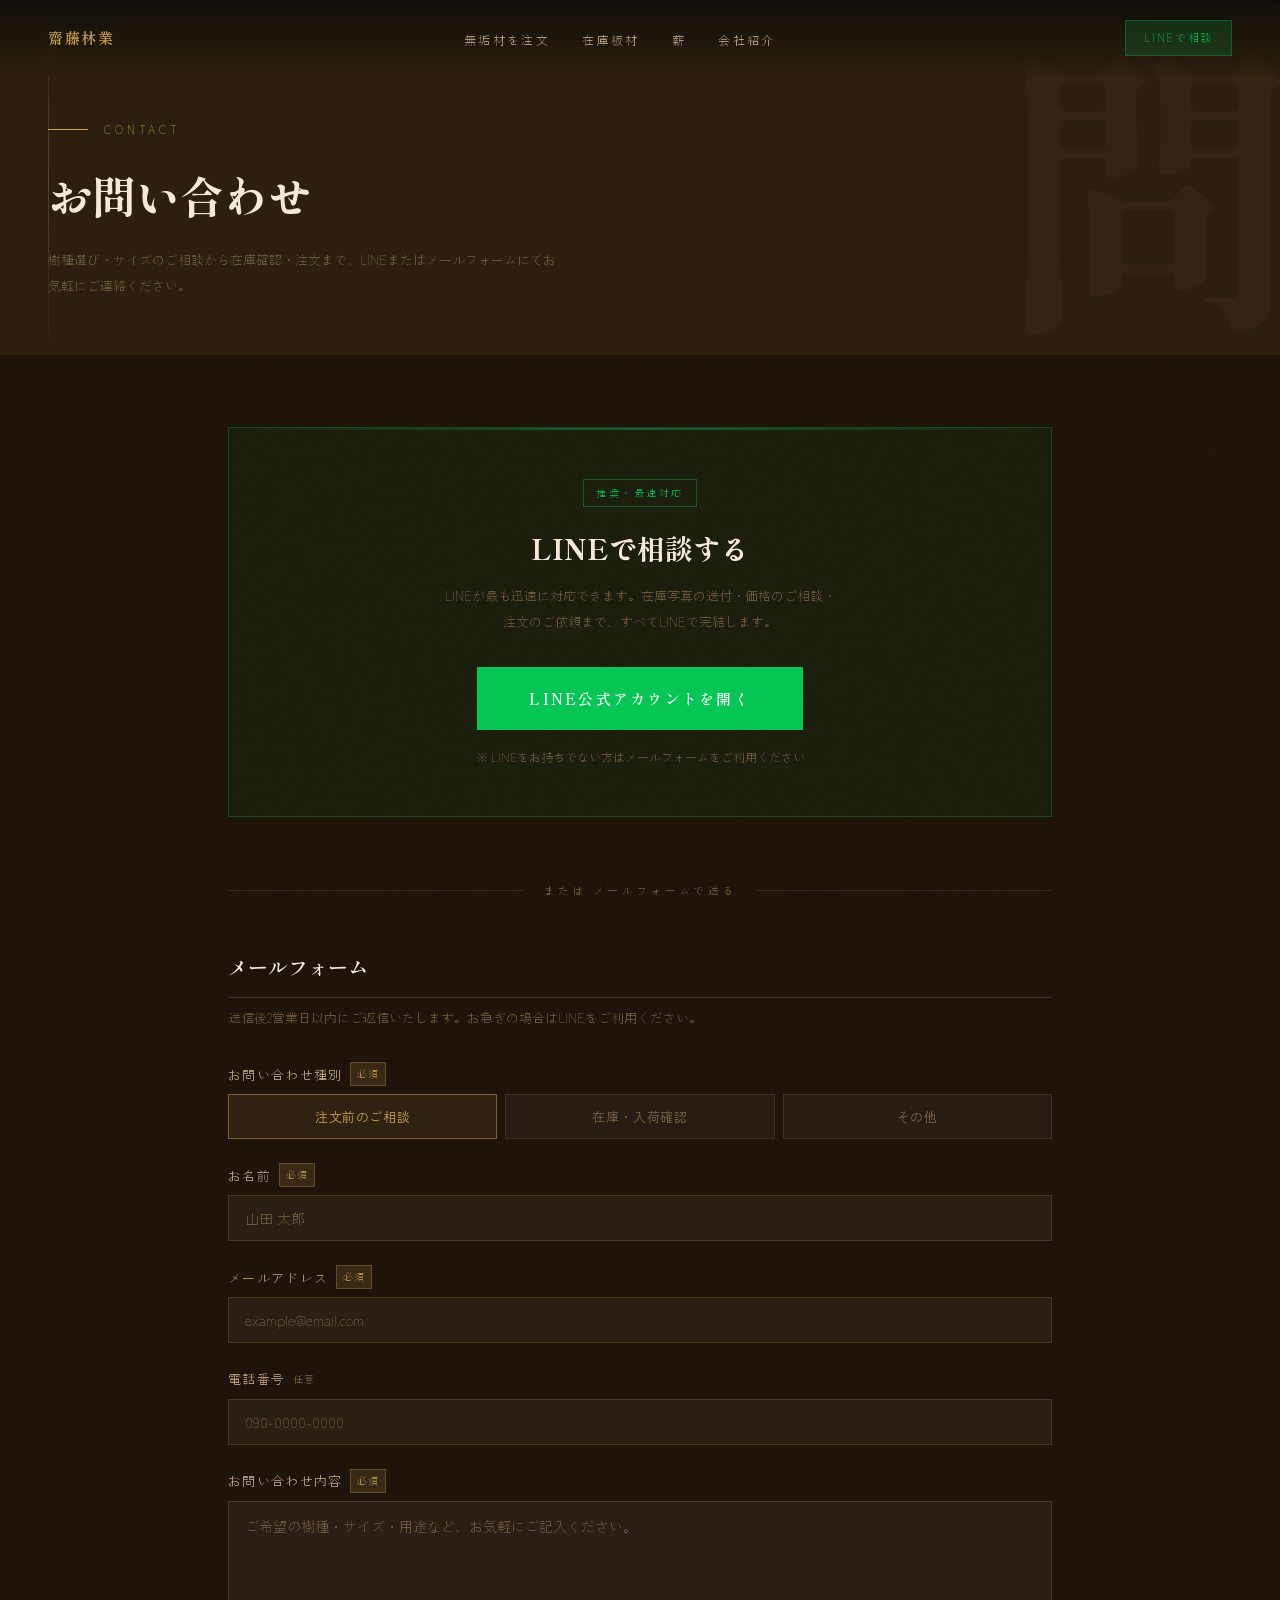
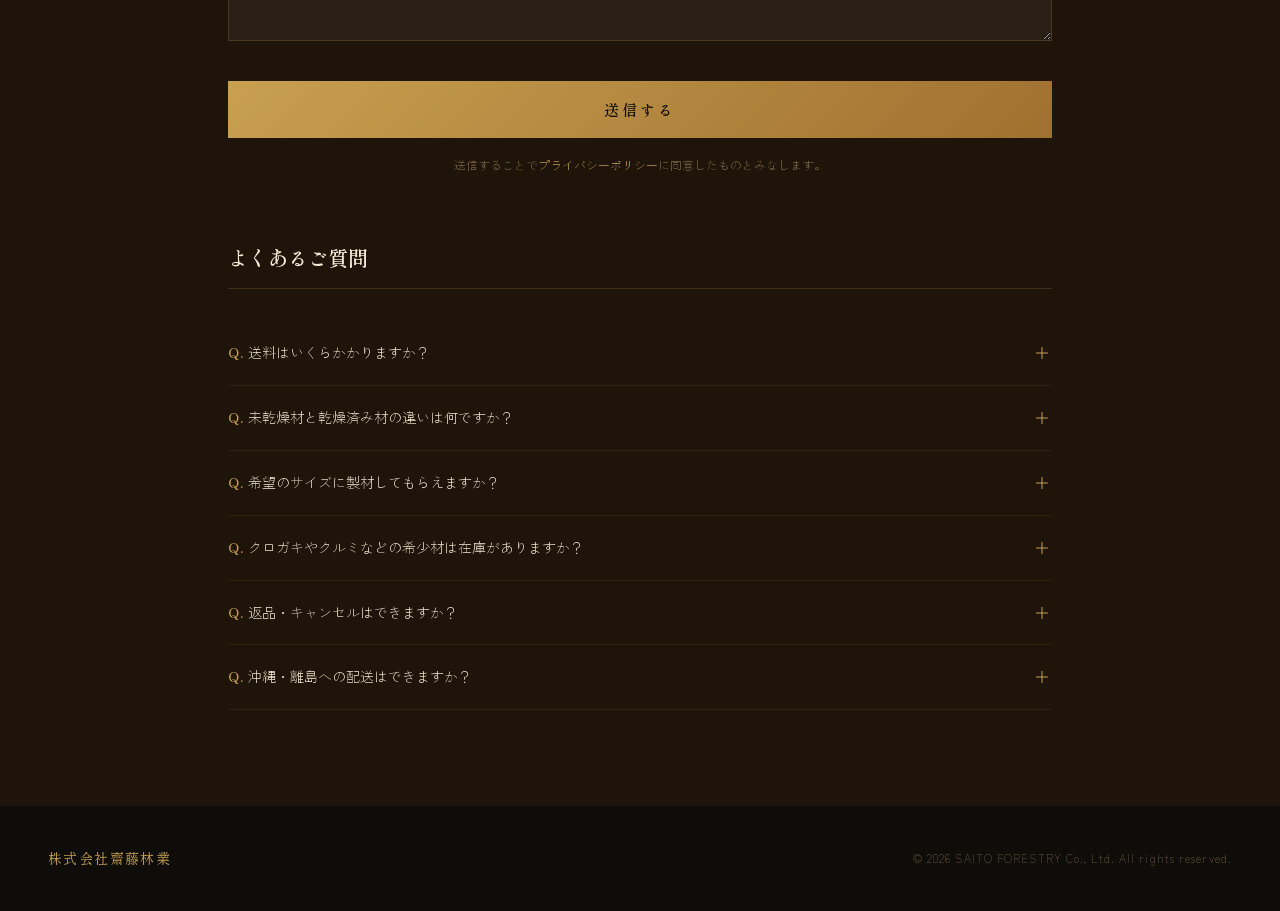
<file: contact.html>
<!DOCTYPE html>
<html lang="ja">
<head>
<meta charset="UTF-8">
<meta name="viewport" content="width=device-width, initial-scale=1.0">
<title>お問い合わせ | 株式会社齋藤林業</title>
<link rel="preconnect" href="https://fonts.googleapis.com">
<link href="https://fonts.googleapis.com/css2?family=Shippori+Mincho+B1:wght@400;600;800&family=Zen+Kaku+Gothic+New:wght@300;400&display=swap" rel="stylesheet">
<style>
:root{--ink:#0f0d09;--bark:#1e1409;--earth:#2c1f0e;--moss:#2a3420;--gold:#c8a050;--cream:#f5ead6;--sand:#d4b896;--muted:#7a6545;--line:#06c755}
*,*::before,*::after{box-sizing:border-box;margin:0;padding:0}
html{scroll-behavior:smooth}
body{background:var(--bark);color:var(--cream);font-family:'Zen Kaku Gothic New',sans-serif;font-weight:300;line-height:1.8;overflow-x:hidden}
body::before{content:'';position:fixed;inset:0;background-image:url("data:image/svg+xml,%3Csvg viewBox='0 0 200 200' xmlns='http://www.w3.org/2000/svg'%3E%3Cfilter id='n'%3E%3CfeTurbulence type='fractalNoise' baseFrequency='0.9' numOctaves='4' stitchTiles='stitch'/%3E%3C/filter%3E%3Crect width='100%25' height='100%25' filter='url(%23n)' opacity='0.04'/%3E%3C/svg%3E");opacity:.3;pointer-events:none;z-index:0}

/* HERO */
.hero{padding:120px 48px 56px;background:var(--earth);position:relative;overflow:hidden}
.hero-bg{position:absolute;right:-20px;top:50%;transform:translateY(-50%);font-family:'Shippori Mincho B1',serif;font-size:300px;font-weight:800;color:rgba(200,160,80,.04);pointer-events:none;user-select:none;line-height:1}
.hero-vline{position:absolute;left:48px;top:0;bottom:0;width:1px;background:linear-gradient(to bottom,transparent,rgba(200,160,80,.3),transparent)}
.eyebrow{display:flex;align-items:center;gap:16px;margin-bottom:16px}
.eyebrow-line{width:40px;height:1px;background:var(--gold)}
.eyebrow span{font-size:11px;letter-spacing:.35em;color:var(--gold);text-transform:uppercase}
.hero h1{font-family:'Shippori Mincho B1',serif;font-size:clamp(26px,4vw,44px);font-weight:800;color:var(--cream);margin-bottom:12px}
.hero-note{font-size:13px;color:var(--muted);line-height:2;max-width:520px}
@media(max-width:768px){.hero{padding:100px 24px 48px}}

/* CONTENT */
.content{max-width:920px;margin:0 auto;padding:72px 48px 96px}
@media(max-width:768px){.content{padding:48px 24px 72px}}

/* LINE CTA */
.line-primary{background:rgba(6,199,85,.06);border:1px solid rgba(6,199,85,.25);padding:48px;text-align:center;margin-bottom:64px;position:relative;overflow:hidden}
.line-primary::before{content:'';position:absolute;top:0;left:0;right:0;height:2px;background:linear-gradient(to right,transparent,var(--line),transparent);opacity:.4}
.line-badge{display:inline-block;font-size:10px;letter-spacing:.25em;padding:4px 12px;border:1px solid rgba(6,199,85,.35);color:var(--line);margin-bottom:16px}
.line-title{font-family:'Shippori Mincho B1',serif;font-size:clamp(20px,3vw,28px);font-weight:800;color:var(--cream);margin-bottom:10px}
.line-sub{font-size:13px;color:var(--muted);margin-bottom:32px;line-height:2}
.btn-line{display:inline-flex;align-items:center;gap:12px;background:var(--line);color:#fff;text-decoration:none;font-family:'Shippori Mincho B1',serif;font-size:15px;font-weight:600;letter-spacing:.15em;padding:18px 52px;transition:all .3s}
.btn-line:hover{background:#05a847;transform:translateY(-2px)}
.line-note{margin-top:16px;font-size:12px;color:var(--muted)}

/* DIVIDER */
.or-divider{display:flex;align-items:center;gap:20px;margin-bottom:48px}
.or-divider::before,.or-divider::after{content:'';flex:1;height:1px;background:rgba(200,160,80,.15)}
.or-text{font-size:11px;letter-spacing:.3em;color:var(--muted);white-space:nowrap}

/* FORM */
.form-section{margin-bottom:64px}
.form-title{font-family:'Shippori Mincho B1',serif;font-size:20px;font-weight:600;color:var(--cream);margin-bottom:8px;padding-bottom:12px;border-bottom:1px solid rgba(200,160,80,.2)}
.form-note{font-size:13px;color:var(--muted);margin-bottom:32px;line-height:1.9}
.form-group{margin-bottom:24px}
.form-label{display:flex;align-items:center;gap:8px;font-size:13px;letter-spacing:.1em;color:var(--sand);margin-bottom:8px}
.required{font-size:10px;padding:2px 6px;background:rgba(200,160,80,.15);border:1px solid rgba(200,160,80,.3);color:var(--gold);letter-spacing:.1em}
.optional{font-size:10px;color:var(--muted);letter-spacing:.1em}
input[type=text],input[type=email],textarea,select{width:100%;background:rgba(245,234,214,.05);border:1px solid rgba(200,160,80,.2);color:var(--cream);font-family:'Zen Kaku Gothic New',sans-serif;font-size:14px;font-weight:300;padding:12px 16px;outline:none;transition:border-color .2s;-webkit-appearance:none;appearance:none;border-radius:0}
input[type=text]:focus,input[type=email]:focus,textarea:focus,select:focus{border-color:rgba(200,160,80,.6)}
input::placeholder,textarea::placeholder{color:var(--muted)}
textarea{min-height:140px;resize:vertical;line-height:1.8}
select{background-image:url("data:image/svg+xml,%3Csvg xmlns='http://www.w3.org/2000/svg' width='12' height='8' viewBox='0 0 12 8'%3E%3Cpath d='M1 1l5 5 5-5' stroke='%237a6545' stroke-width='1.5' fill='none' stroke-linecap='round'/%3E%3C/svg%3E");background-repeat:no-repeat;background-position:right 16px center;padding-right:40px;cursor:pointer}
select option{background:var(--earth);color:var(--cream)}
.type-grid{display:grid;grid-template-columns:repeat(3,1fr);gap:8px}
.type-btn{padding:12px;background:rgba(245,234,214,.04);border:1px solid rgba(200,160,80,.15);color:var(--muted);font-size:13px;cursor:pointer;transition:all .2s;text-align:center;font-family:'Zen Kaku Gothic New',sans-serif;letter-spacing:.05em}
.type-btn:hover{border-color:rgba(200,160,80,.4);color:var(--sand)}
.type-btn.selected{background:rgba(200,160,80,.1);border-color:rgba(200,160,80,.5);color:var(--gold)}
@media(max-width:600px){.type-grid{grid-template-columns:1fr}}
.submit-btn{width:100%;padding:18px;background:linear-gradient(135deg,var(--gold),#a07030);color:var(--ink);font-family:'Shippori Mincho B1',serif;font-size:15px;font-weight:600;letter-spacing:.2em;border:none;cursor:pointer;transition:all .3s;margin-top:8px}
.submit-btn:hover{transform:translateY(-2px);box-shadow:0 8px 32px rgba(200,160,80,.35)}
.submit-btn:disabled{opacity:.5;cursor:not-allowed;transform:none}
.form-privacy{font-size:12px;color:var(--muted);margin-top:16px;text-align:center;line-height:1.9}
.form-privacy a{color:var(--gold);text-decoration:none}
.success-msg{display:none;padding:24px;background:rgba(6,199,85,.08);border:1px solid rgba(6,199,85,.3);text-align:center;margin-top:24px}
.success-msg.show{display:block}
.success-msg p{font-size:14px;color:var(--sand);line-height:2}

/* FAQ */
.faq-section{}
.faq-title{font-family:'Shippori Mincho B1',serif;font-size:20px;font-weight:600;color:var(--cream);margin-bottom:8px;padding-bottom:12px;border-bottom:1px solid rgba(200,160,80,.2);margin-bottom:32px}
.faq-item{border-bottom:1px solid rgba(200,160,80,.1)}
.faq-q{display:flex;justify-content:space-between;align-items:center;padding:20px 0;cursor:pointer;gap:16px}
.faq-q-text{font-size:14px;color:var(--cream);line-height:1.7;flex:1}
.faq-q-text::before{content:'Q. ';color:var(--gold);font-family:'Shippori Mincho B1',serif;font-weight:600}
.faq-icon{width:20px;height:20px;flex-shrink:0;position:relative;transition:transform .3s}
.faq-icon::before,.faq-icon::after{content:'';position:absolute;background:var(--gold);border-radius:1px}
.faq-icon::before{width:12px;height:1px;top:50%;left:50%;transform:translate(-50%,-50%)}
.faq-icon::after{width:1px;height:12px;top:50%;left:50%;transform:translate(-50%,-50%);transition:transform .3s,opacity .3s}
.faq-item.open .faq-icon::after{transform:translate(-50%,-50%) rotate(90deg);opacity:0}
.faq-a{display:none;padding:0 0 20px 0}
.faq-a.show{display:block}
.faq-a-text{font-size:13px;color:var(--sand);line-height:2.1;padding-left:20px;border-left:2px solid rgba(200,160,80,.25)}

footer{background:var(--ink);padding:40px 48px;display:flex;align-items:center;justify-content:space-between;flex-wrap:wrap;gap:16px}
.footer-logo{font-family:'Shippori Mincho B1',serif;font-size:14px;color:var(--gold);letter-spacing:.1em}
.footer-copy{font-size:11px;color:var(--muted);letter-spacing:.1em}
@media(max-width:768px){footer{padding:32px 24px}}

@media(max-width:860px){
  }

/* ── NAV ── */
nav{position:fixed;top:0;left:0;right:0;z-index:150;display:flex;align-items:center;justify-content:space-between;padding:20px 48px;background:linear-gradient(to bottom,rgba(15,13,9,.95),transparent);backdrop-filter:blur(4px)}
.nav-logo{font-family:'Shippori Mincho B1',serif;font-size:15px;font-weight:600;color:var(--gold);letter-spacing:.1em;text-decoration:none}
.nav-links{display:flex;gap:32px;list-style:none}
.nav-links a{color:var(--sand);text-decoration:none;font-size:12px;letter-spacing:.2em;transition:color .3s}
.nav-links a:hover,.nav-links a.active{color:var(--gold)}
.nav-cta{display:inline-flex;align-items:center;background:rgba(6,199,85,.15);border:1px solid rgba(6,199,85,.3);color:#06c755;padding:7px 18px;font-size:11px;letter-spacing:.15em;text-decoration:none;white-space:nowrap;transition:background .2s}
.nav-cta:hover{background:rgba(6,199,85,.28)}
.hbg{display:none;flex-direction:column;justify-content:center;gap:6px;cursor:pointer;padding:8px;background:none;border:none;width:40px;height:40px;-webkit-tap-highlight-color:transparent}
.hbg span{display:block;width:22px;height:2px;background:var(--gold);border-radius:1px;transition:all .3s;pointer-events:none}
.hbg.open span:nth-child(1){transform:translateY(8px) rotate(45deg)}
.hbg.open span:nth-child(2){opacity:0;transform:scaleX(0)}
.hbg.open span:nth-child(3){transform:translateY(-8px) rotate(-45deg)}
.mmenu{visibility:hidden;opacity:0;position:fixed;inset:0;background:rgba(15,13,9,.97);z-index:200;display:flex;flex-direction:column;align-items:center;justify-content:center;gap:0;transition:opacity .25s,visibility .25s}
.mmenu.open{visibility:visible;opacity:1}
.mmenu a{color:var(--sand);text-decoration:none;font-family:'Shippori Mincho B1',serif;font-size:22px;font-weight:600;letter-spacing:.12em;padding:20px 0;border-bottom:1px solid rgba(200,160,80,.12);width:260px;text-align:center;transition:color .2s;-webkit-tap-highlight-color:transparent}
.mmenu a.active,.mmenu a:hover{color:var(--gold)}
.mmenu .mmenu-line{margin-top:28px;padding:14px 40px;background:rgba(6,199,85,.15);border:1px solid rgba(6,199,85,.3);color:#06c755;font-size:14px;letter-spacing:.15em;font-family:'Zen Kaku Gothic New',sans-serif;border-bottom:none;width:auto}
@media(max-width:860px){
  .nav-links,.nav-cta{display:none!important}
  .hbg{display:flex}
  nav{padding:16px 24px}
}
</style>
</head>
<body>
<nav>
  <a href="index.html" class="nav-logo">齋藤林業</a>
  <ul class="nav-links">
    <li><a href="index.html">無垢材を注文</a></li>
    <li><a href="stock.html">在庫板材</a></li>
    <li><a href="maki.html">薪</a></li>
    <li><a href="about.html">会社紹介</a></li>
  </ul>
  <a href="https://line.me/R/ti/p/@YOUR_LINE_ID" class="nav-cta" target="_blank">LINEで相談</a>
  <button class="hbg" id="hbg" aria-label="メニュー">
    <span></span><span></span><span></span>
  </button>
</nav>
<div class="mmenu" id="mmenu" role="dialog" aria-modal="true">
  <a href="index.html">無垢材を注文</a>
  <a href="stock.html">在庫板材</a>
  <a href="maki.html">薪</a>
  <a href="about.html">会社紹介</a>
  <a href="https://line.me/R/ti/p/@YOUR_LINE_ID" class="mmenu-line" target="_blank">LINEで相談</a>
</div>

<section class="hero">
  <div class="hero-vline"></div>
  <div class="hero-bg">問</div>
  <div class="eyebrow"><div class="eyebrow-line"></div><span>Contact</span></div>
  <h1>お問い合わせ</h1>
  <p class="hero-note">樹種選び・サイズのご相談から在庫確認・注文まで、LINEまたはメールフォームにてお気軽にご連絡ください。</p>
</section>

<div class="content">

  <!-- LINE CTA（メイン） -->
  <div class="line-primary">
    <div class="line-badge">推奨・最速対応</div>
    <h2 class="line-title">LINEで相談する</h2>
    <p class="line-sub">
      LINEが最も迅速に対応できます。在庫写真の送付・価格のご相談・<br>
      注文のご依頼まで、すべてLINEで完結します。
    </p>
    <a href="https://line.me/R/ti/p/@YOUR_LINE_ID" class="btn-line" target="_blank">
      LINE公式アカウントを開く
    </a>
    <p class="line-note">※ LINEをお持ちでない方はメールフォームをご利用ください</p>
  </div>

  <div class="or-divider"><span class="or-text">または メールフォームで送る</span></div>

  <!-- メールフォーム -->
  <div class="form-section">
    <h2 class="form-title">メールフォーム</h2>
    <p class="form-note">送信後2営業日以内にご返信いたします。お急ぎの場合はLINEをご利用ください。</p>

    <form id="contact-form" onsubmit="handleSubmit(event)">

      <div class="form-group">
        <label class="form-label">お問い合わせ種別 <span class="required">必須</span></label>
        <div class="type-grid">
          <button type="button" class="type-btn selected" data-type="注文前のご相談" onclick="selectType(this)">注文前のご相談</button>
          <button type="button" class="type-btn" data-type="在庫・入荷確認" onclick="selectType(this)">在庫・入荷確認</button>
          <button type="button" class="type-btn" data-type="その他" onclick="selectType(this)">その他</button>
        </div>
        <input type="hidden" id="contact-type" value="注文前のご相談">
      </div>

      <div class="form-group">
        <label class="form-label" for="name">お名前 <span class="required">必須</span></label>
        <input type="text" id="name" placeholder="山田 太郎" required>
      </div>

      <div class="form-group">
        <label class="form-label" for="email">メールアドレス <span class="required">必須</span></label>
        <input type="email" id="email" placeholder="example@email.com" required>
      </div>

      <div class="form-group">
        <label class="form-label" for="phone">電話番号 <span class="optional">任意</span></label>
        <input type="text" id="phone" placeholder="090-0000-0000">
      </div>

      <div class="form-group">
        <label class="form-label" for="message">お問い合わせ内容 <span class="required">必須</span></label>
        <textarea id="message" placeholder="ご希望の樹種・サイズ・用途など、お気軽にご記入ください。" required></textarea>
      </div>

      <button type="submit" class="submit-btn" id="submit-btn">送信する</button>

      <p class="form-privacy">
        送信することで<a href="privacy.html">プライバシーポリシー</a>に同意したものとみなします。
      </p>
    </form>

    <div class="success-msg" id="success-msg">
      <p>お問い合わせを受け付けました。<br>2営業日以内にご返信いたします。<br>お急ぎの場合はLINEにてご連絡ください。</p>
    </div>
  </div>

  <!-- FAQ -->
  <div class="faq-section">
    <h2 class="faq-title">よくあるご質問</h2>

    <div class="faq-item">
      <div class="faq-q" onclick="toggleFaq(this)">
        <span class="faq-q-text">送料はいくらかかりますか？</span>
        <div class="faq-icon"></div>
      </div>
      <div class="faq-a">
        <p class="faq-a-text">商品のサイズと配送先の地域によって異なります。小型板材（〜160サイズ）は¥2,500〜¥3,380、テーブル天板クラス（〜200サイズ）は¥3,720〜¥8,860が目安です。大型板材（200サイズ超）は個別見積もりとなります。ご注文確認時に正確な送料をご案内します。</p>
      </div>
    </div>

    <div class="faq-item">
      <div class="faq-q" onclick="toggleFaq(this)">
        <span class="faq-q-text">未乾燥材と乾燥済み材の違いは何ですか？</span>
        <div class="faq-icon"></div>
      </div>
      <div class="faq-a">
        <p class="faq-a-text">未乾燥材（グリーン材）は製材直後の木材で含水率が高く、乾燥後に反りや割れが生じる可能性があります。乾燥済み材は含水率を管理しながら十分に乾燥させた木材で、加工・使用時の変形リスクが低くなります。用途や保管環境に応じてお選びください。ご不明な点はLINEでご相談ください。</p>
      </div>
    </div>

    <div class="faq-item">
      <div class="faq-q" onclick="toggleFaq(this)">
        <span class="faq-q-text">希望のサイズに製材してもらえますか？</span>
        <div class="faq-icon"></div>
      </div>
      <div class="faq-a">
        <p class="faq-a-text">はい、オーダー販売ではご希望のサイズで製材いたします。AIコンシェルジュで樹種・サイズ・乾燥オプションをご指定いただき、価格をご確認の上ご注文ください。丸太の状態によっては対応できないサイズもございますので、まずはLINEにてご相談ください。</p>
      </div>
    </div>

    <div class="faq-item">
      <div class="faq-q" onclick="toggleFaq(this)">
        <span class="faq-q-text">クロガキやクルミなどの希少材は在庫がありますか？</span>
        <div class="faq-icon"></div>
      </div>
      <div class="faq-a">
        <p class="faq-a-text">希少材は入荷時期が不定期です。クロガキは年に数回、クルミは比較的多めに取り扱っています。LINE公式アカウントを友だち登録していただくと、入荷時に速報をお届けします。現在の在庫状況はLINEにてお問い合わせください。</p>
      </div>
    </div>

    <div class="faq-item">
      <div class="faq-q" onclick="toggleFaq(this)">
        <span class="faq-q-text">返品・キャンセルはできますか？</span>
        <div class="faq-icon"></div>
      </div>
      <div class="faq-a">
        <p class="faq-a-text">入金前のキャンセルは可能です。入金後・製材前は全額返金いたします。製材開始後のキャンセルは製材費相当（30〜50%）をご負担いただきます。不良品・商品相違の場合は到着後7日以内にご連絡ください。詳細は<a href="tokusho.html" style="color:var(--gold)">特定商取引法に基づく表記</a>をご覧ください。</p>
      </div>
    </div>

    <div class="faq-item">
      <div class="faq-q" onclick="toggleFaq(this)">
        <span class="faq-q-text">沖縄・離島への配送はできますか？</span>
        <div class="faq-icon"></div>
      </div>
      <div class="faq-a">
        <p class="faq-a-text">沖縄本島・一部離島への配送は可能ですが、追加送料が発生します（+¥3,000〜）。大型板材（LL便）は配送不可の場合があります。小笠原諸島など一部地域は対応困難なケースもございますので、事前にLINEまたはメールフォームにてご相談ください。</p>
      </div>
    </div>

  </div>

</div>

<footer>
  <div class="footer-logo">株式会社齋藤林業</div>
  <div class="footer-copy">© 2026 SAITO FORESTRY Co., Ltd. All rights reserved.</div>
</footer>

<script>
function selectType(btn) {
  document.querySelectorAll('.type-btn').forEach(b => b.classList.remove('selected'));
  btn.classList.add('selected');
  document.getElementById('contact-type').value = btn.dataset.type;
}

function toggleFaq(qEl) {
  const item = qEl.parentElement;
  const answer = item.querySelector('.faq-a');
  const isOpen = item.classList.contains('open');
  document.querySelectorAll('.faq-item').forEach(i => {
    i.classList.remove('open');
    i.querySelector('.faq-a').classList.remove('show');
  });
  if (!isOpen) {
    item.classList.add('open');
    answer.classList.add('show');
  }
}

function handleSubmit(e) {
  e.preventDefault();
  const btn = document.getElementById('submit-btn');
  btn.disabled = true;
  btn.textContent = '送信中...';
  setTimeout(() => {
    document.getElementById('contact-form').style.display = 'none';
    document.getElementById('success-msg').classList.add('show');
  }, 800);
}
</script>
<script>
(function(){
  var btn=document.getElementById('hbg');
  var menu=document.getElementById('mmenu');
  if(!btn||!menu)return;
  function open(){
    btn.classList.add('open');
    menu.classList.add('open');
    document.body.style.overflow='hidden';
  }
  function close(){
    btn.classList.remove('open');
    menu.classList.remove('open');
    document.body.style.overflow='';
  }
  btn.addEventListener('click',function(e){
    e.stopPropagation();
    menu.classList.contains('open')?close():open();
  });
  menu.addEventListener('click',function(e){
    if(e.target===menu)close();
  });
  document.querySelectorAll('.mmenu a').forEach(function(a){
    a.addEventListener('click',close);
  });
})();
</script>
</body>
</html>
</file>
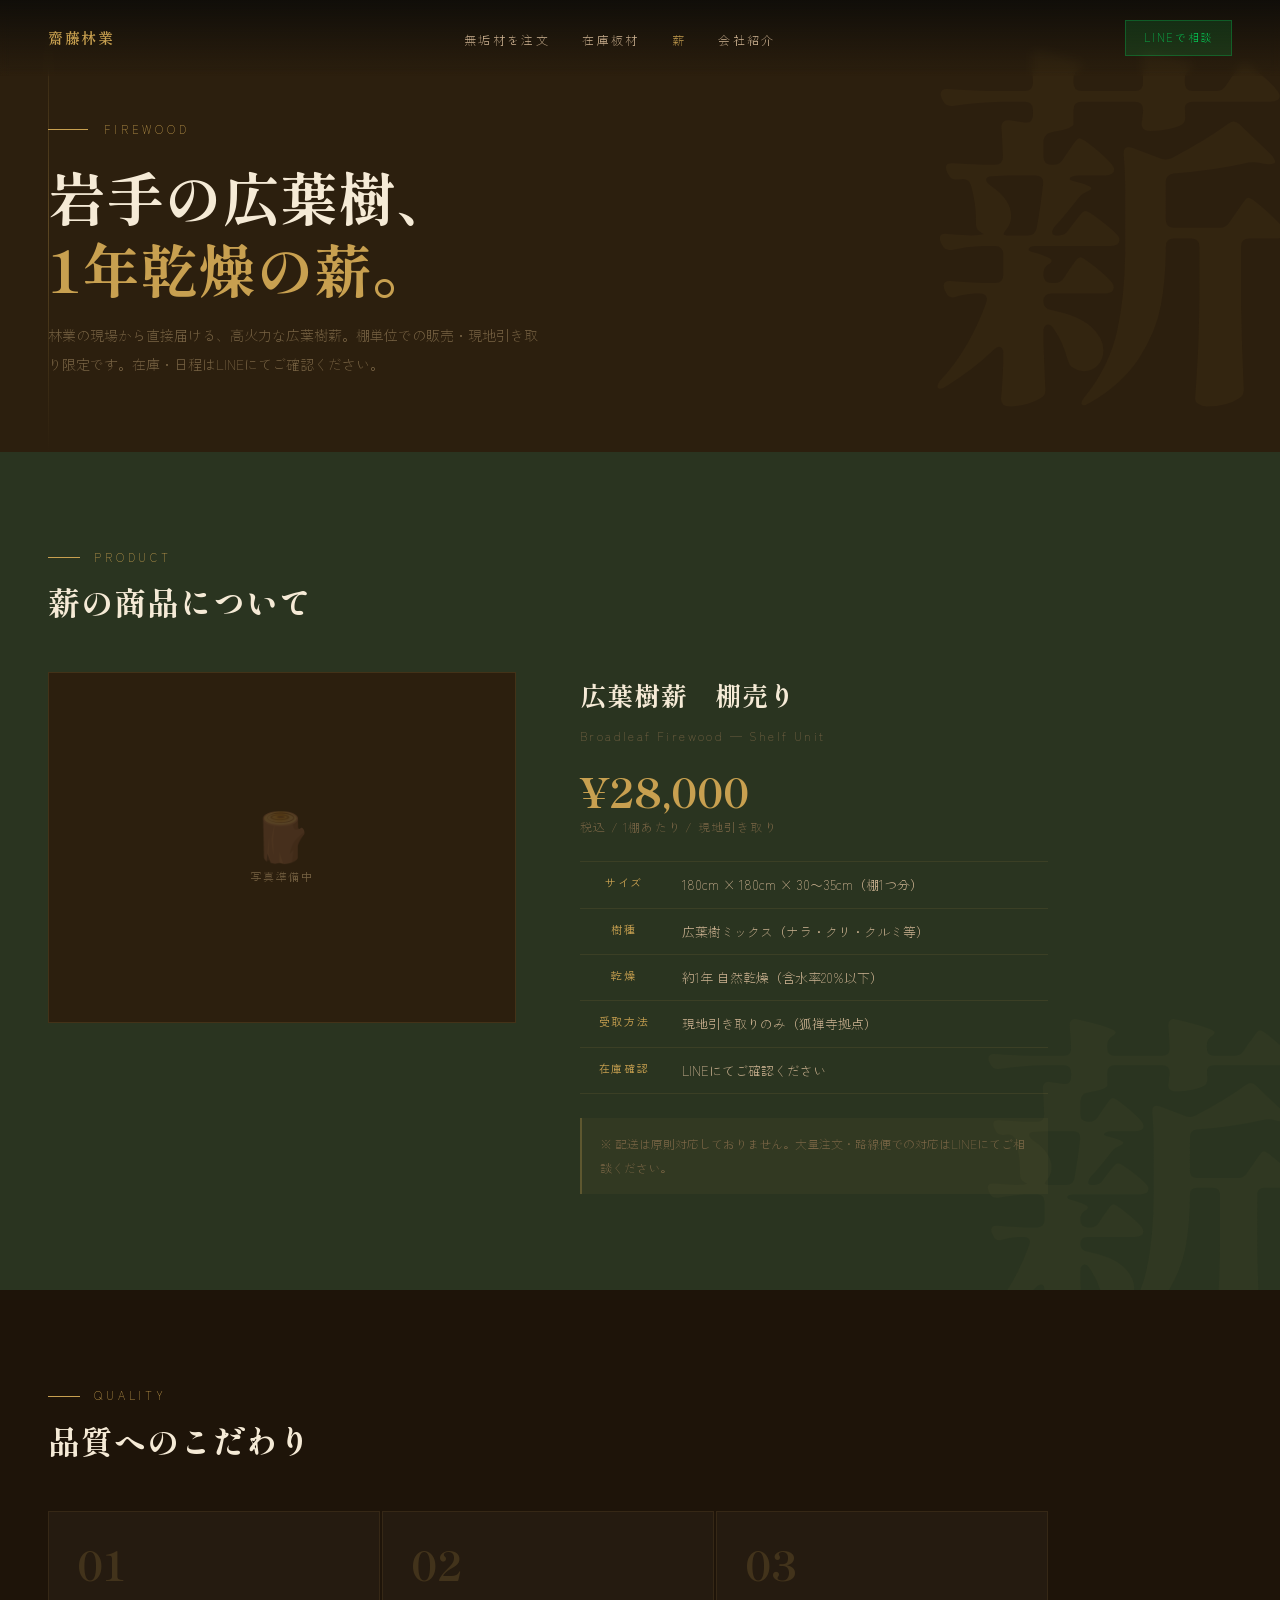
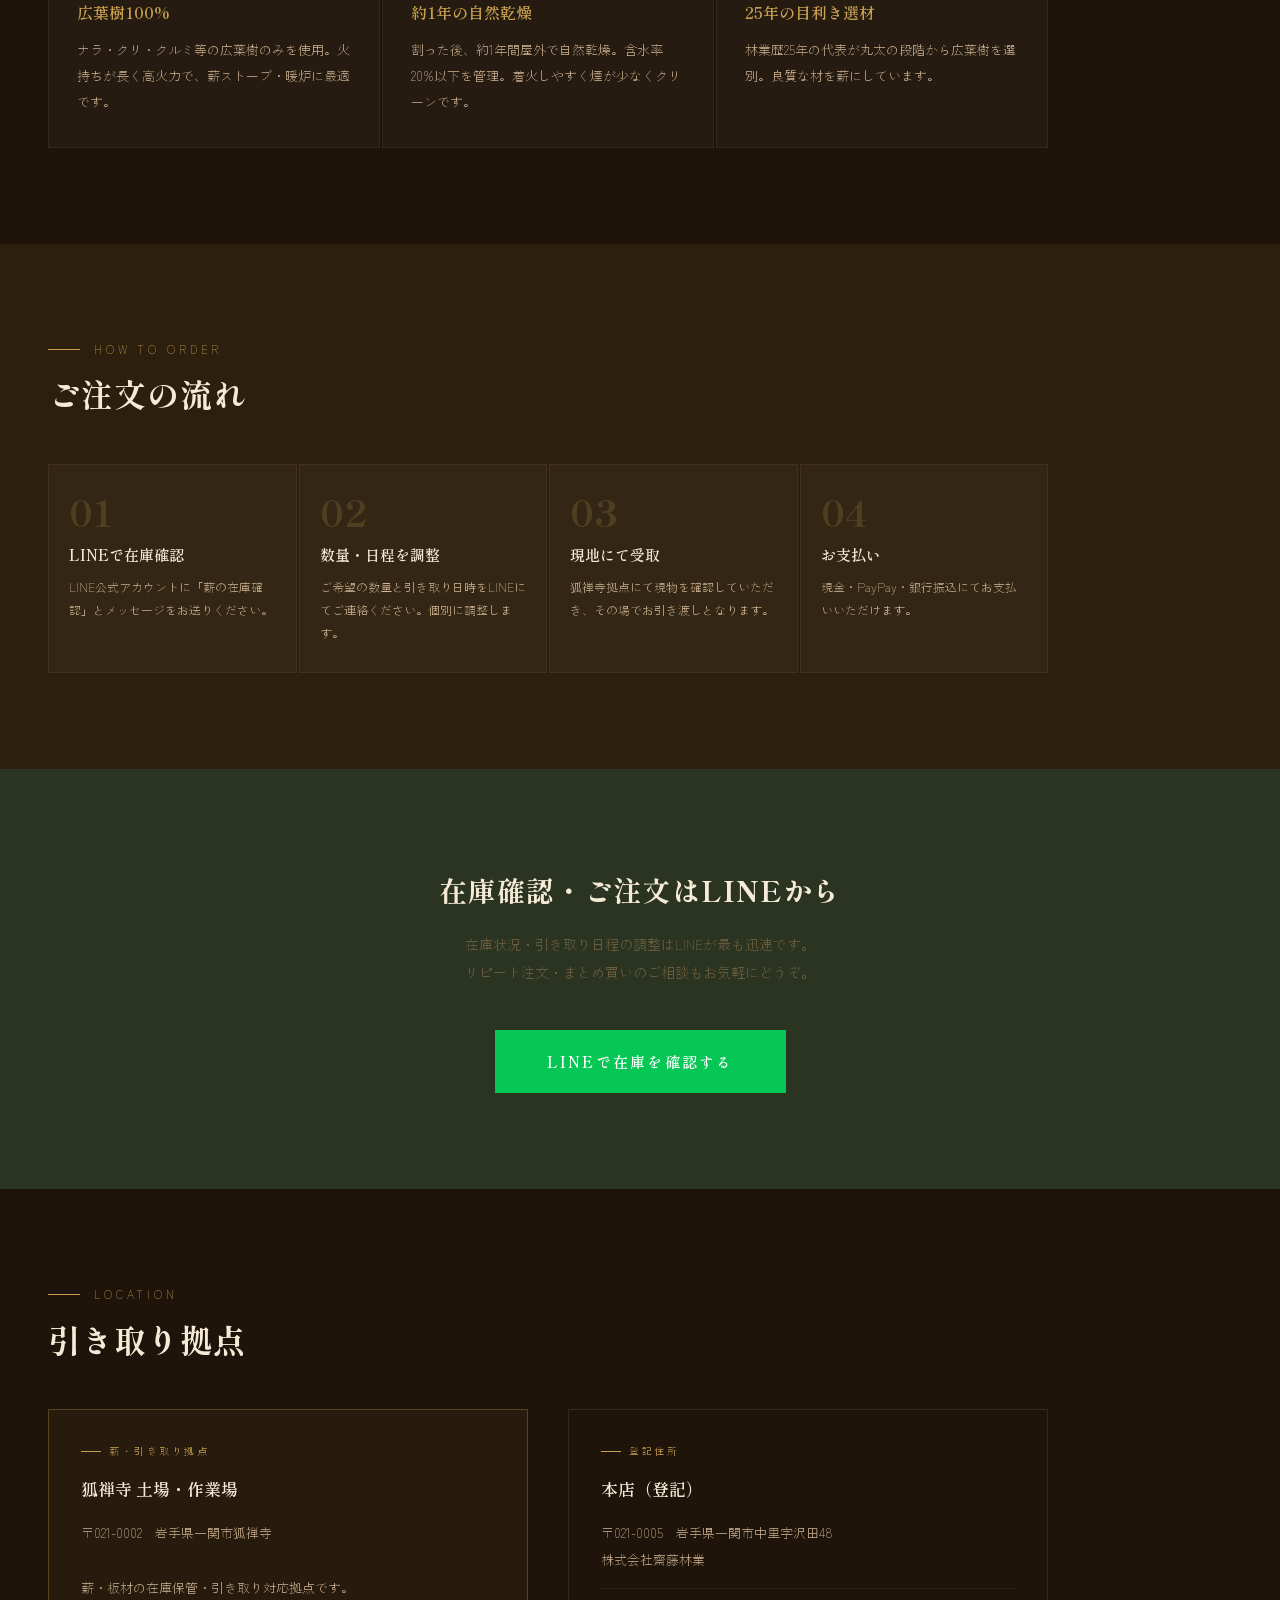
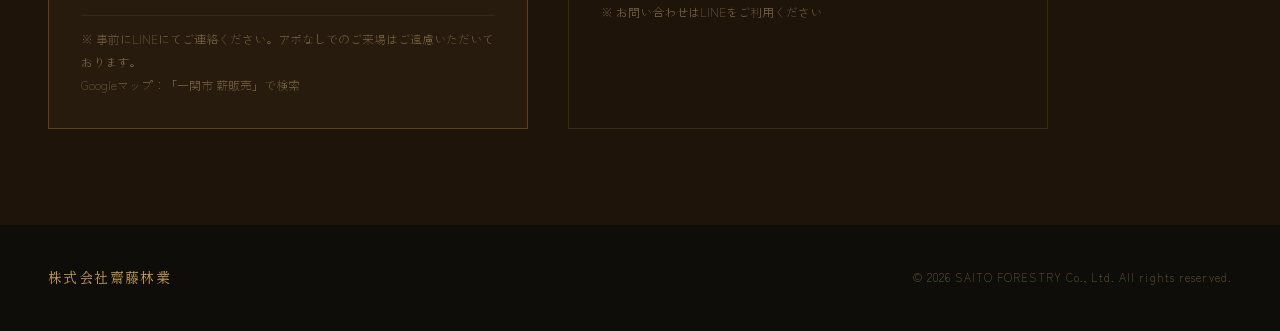
<file: maki.html>
<!DOCTYPE html>
<html lang="ja">
<head>
<meta charset="UTF-8">
<meta name="viewport" content="width=device-width, initial-scale=1.0">
<title>薪販売 | 株式会社齋藤林業</title>
<link rel="preconnect" href="https://fonts.googleapis.com">
<link href="https://fonts.googleapis.com/css2?family=Shippori+Mincho+B1:wght@400;600;800&family=Zen+Kaku+Gothic+New:wght@300;400&display=swap" rel="stylesheet">
<style>
:root{--ink:#0f0d09;--bark:#1e1409;--earth:#2c1f0e;--moss:#2a3420;--gold:#c8a050;--cream:#f5ead6;--sand:#d4b896;--muted:#7a6545}
*,*::before,*::after{box-sizing:border-box;margin:0;padding:0}
html{scroll-behavior:smooth}
body{background:var(--bark);color:var(--cream);font-family:'Zen Kaku Gothic New',sans-serif;font-weight:300;line-height:1.8;overflow-x:hidden}
body::before{content:'';position:fixed;inset:0;background-image:url("data:image/svg+xml,%3Csvg viewBox='0 0 200 200' xmlns='http://www.w3.org/2000/svg'%3E%3Cfilter id='n'%3E%3CfeTurbulence type='fractalNoise' baseFrequency='0.9' numOctaves='4' stitchTiles='stitch'/%3E%3C/filter%3E%3Crect width='100%25' height='100%25' filter='url(%23n)' opacity='0.04'/%3E%3C/svg%3E");opacity:.3;pointer-events:none;z-index:0}
@media(max-width:860px){}
.hero{padding:120px 48px 72px;background:var(--earth);position:relative;overflow:hidden}
.hero-bg{position:absolute;right:-20px;top:50%;transform:translateY(-55%);font-family:'Shippori Mincho B1',serif;font-size:380px;font-weight:800;color:rgba(200,160,80,.042);line-height:1;pointer-events:none;user-select:none}
.hero-vline{position:absolute;left:48px;top:0;bottom:0;width:1px;background:linear-gradient(to bottom,transparent,rgba(200,160,80,.3),transparent)}
.eyebrow{display:flex;align-items:center;gap:16px;margin-bottom:20px}
.eyebrow-line{width:40px;height:1px;background:var(--gold)}
.eyebrow span{font-size:11px;letter-spacing:.35em;color:var(--gold);text-transform:uppercase}
.hero h1{font-family:'Shippori Mincho B1',serif;font-size:clamp(32px,5vw,58px);font-weight:800;line-height:1.25;color:var(--cream);margin-bottom:16px}
.hero h1 em{font-style:normal;color:var(--gold)}
.hero-desc{font-size:14px;color:var(--muted);max-width:500px;line-height:2.1}
@media(max-width:768px){.hero{padding:100px 24px 56px}.hero-bg{font-size:180px}}
section{padding:96px 48px}
.sec-en{font-size:11px;letter-spacing:.35em;color:var(--gold);text-transform:uppercase;margin-bottom:12px;display:flex;align-items:center;gap:14px}
.sec-en::before{content:'';display:block;width:32px;height:1px;background:var(--gold)}
.sec-title{font-family:'Shippori Mincho B1',serif;font-size:clamp(22px,3vw,32px);font-weight:800;color:var(--cream);letter-spacing:.03em;line-height:1.4;margin-bottom:48px}
@media(max-width:768px){section{padding:64px 24px}}
.product{background:var(--moss);position:relative;overflow:hidden}
.product::before{content:'薪';position:absolute;right:-30px;bottom:-40px;font-family:'Shippori Mincho B1',serif;font-size:340px;font-weight:800;color:rgba(200,160,80,.035);pointer-events:none;line-height:1}
.product-grid{display:grid;grid-template-columns:1fr 1fr;gap:64px;align-items:start;max-width:1000px}
.product-photo{aspect-ratio:4/3;background:var(--earth);border:1px solid rgba(200,160,80,.15);display:flex;flex-direction:column;align-items:center;justify-content:center;gap:10px;overflow:hidden;position:relative}
.product-photo img{width:100%;height:100%;object-fit:cover;position:absolute;inset:0}
.photo-ph{font-size:48px;color:rgba(200,160,80,.2);line-height:1}
.photo-ph-note{font-size:11px;letter-spacing:.15em;color:var(--muted)}
.product-name{font-family:'Shippori Mincho B1',serif;font-size:26px;font-weight:800;color:var(--cream);margin-bottom:6px;letter-spacing:.04em}
.product-sub{font-size:12px;letter-spacing:.2em;color:var(--muted);margin-bottom:24px}
.product-price{font-family:'Shippori Mincho B1',serif;font-size:40px;font-weight:800;color:var(--gold);line-height:1;margin-bottom:5px}
.product-price-note{font-size:12px;color:var(--muted);letter-spacing:.1em;margin-bottom:24px}
.spec-table{width:100%;border-collapse:collapse;margin-bottom:24px}
.spec-table tr{border-bottom:1px solid rgba(200,160,80,.1)}
.spec-table tr:first-child{border-top:1px solid rgba(200,160,80,.1)}
.spec-table th{width:88px;padding:11px 0;font-size:11px;letter-spacing:.15em;color:var(--gold);font-weight:400;vertical-align:top}
.spec-table td{padding:11px 0 11px 14px;font-size:13px;color:var(--sand);line-height:1.8}
.product-note{font-size:12px;color:var(--muted);line-height:2;padding:14px 18px;background:rgba(200,160,80,.05);border-left:2px solid rgba(200,160,80,.3)}
@media(max-width:768px){.product-grid{grid-template-columns:1fr;gap:36px}}
.quality{background:var(--bark)}
.q-grid{display:grid;grid-template-columns:repeat(3,1fr);gap:2px;max-width:1000px}
.q-card{padding:32px 28px;background:rgba(245,234,214,.03);border:1px solid rgba(200,160,80,.1)}
.q-num{font-family:'Shippori Mincho B1',serif;font-size:40px;font-weight:800;color:rgba(200,160,80,.18);line-height:1;margin-bottom:14px}
.q-title{font-family:'Shippori Mincho B1',serif;font-size:16px;font-weight:600;color:var(--gold);margin-bottom:10px}
.q-body{font-size:13px;color:var(--sand);line-height:2}
@media(max-width:768px){.q-grid{grid-template-columns:1fr}}
.how{background:var(--earth)}
.how-steps{display:grid;grid-template-columns:repeat(4,1fr);gap:2px;max-width:1000px}
.step-card{padding:28px 20px;background:rgba(245,234,214,.03);border:1px solid rgba(200,160,80,.1)}
.step-num{font-family:'Shippori Mincho B1',serif;font-size:36px;font-weight:800;color:rgba(200,160,80,.2);line-height:1;margin-bottom:12px}
.step-title{font-family:'Shippori Mincho B1',serif;font-size:15px;font-weight:600;color:var(--cream);margin-bottom:8px}
.step-body{font-size:12px;color:var(--sand);line-height:1.9}
@media(max-width:768px){.how-steps{grid-template-columns:repeat(2,1fr)}}
@media(max-width:480px){.how-steps{grid-template-columns:1fr}}
.line-cta{background:var(--moss);text-align:center;padding:96px 48px}
.line-cta-title{font-family:'Shippori Mincho B1',serif;font-size:clamp(18px,2.8vw,28px);font-weight:800;color:var(--cream);margin-bottom:14px;letter-spacing:.04em}
.line-cta-sub{font-size:14px;color:var(--muted);margin-bottom:44px;line-height:2}
.btn-line{display:inline-flex;align-items:center;gap:12px;background:#06c755;color:#fff;text-decoration:none;font-family:'Shippori Mincho B1',serif;font-size:15px;font-weight:600;letter-spacing:.15em;padding:18px 52px;transition:all .3s}
.btn-line:hover{background:#05a847;transform:translateY(-2px)}
@media(max-width:768px){.line-cta{padding:64px 24px}}
.access{background:var(--bark)}
.access-grid{display:grid;grid-template-columns:1fr 1fr;gap:40px;max-width:1000px}
.loc-card{padding:32px;border:1px solid rgba(200,160,80,.15)}
.loc-card.main-loc{border-color:rgba(200,160,80,.3);background:rgba(200,160,80,.05)}
.loc-tag{font-size:10px;letter-spacing:.25em;color:var(--gold);margin-bottom:14px;display:flex;align-items:center;gap:8px}
.loc-tag::before{content:'';display:block;width:20px;height:1px;background:var(--gold)}
.loc-name{font-family:'Shippori Mincho B1',serif;font-size:17px;font-weight:600;color:var(--cream);margin-bottom:14px}
.loc-detail{font-size:13px;color:var(--sand);line-height:2.1}
.loc-note{margin-top:14px;font-size:12px;color:var(--muted);line-height:1.9;padding-top:12px;border-top:1px solid rgba(200,160,80,.1)}
@media(max-width:768px){.access-grid{grid-template-columns:1fr}}
footer{background:var(--ink);padding:40px 48px;display:flex;align-items:center;justify-content:space-between;flex-wrap:wrap;gap:16px}
.footer-logo{font-family:'Shippori Mincho B1',serif;font-size:14px;color:var(--gold);letter-spacing:.1em}
.footer-copy{font-size:11px;color:var(--muted);letter-spacing:.1em}
@media(max-width:768px){footer{padding:32px 24px}}
/* ── NAV ── */
nav{position:fixed;top:0;left:0;right:0;z-index:150;display:flex;align-items:center;justify-content:space-between;padding:20px 48px;background:linear-gradient(to bottom,rgba(15,13,9,.95),transparent);backdrop-filter:blur(4px)}
.nav-logo{font-family:'Shippori Mincho B1',serif;font-size:15px;font-weight:600;color:var(--gold);letter-spacing:.1em;text-decoration:none}
.nav-links{display:flex;gap:32px;list-style:none}
.nav-links a{color:var(--sand);text-decoration:none;font-size:12px;letter-spacing:.2em;transition:color .3s}
.nav-links a:hover,.nav-links a.active{color:var(--gold)}
.nav-cta{display:inline-flex;align-items:center;background:rgba(6,199,85,.15);border:1px solid rgba(6,199,85,.3);color:#06c755;padding:7px 18px;font-size:11px;letter-spacing:.15em;text-decoration:none;white-space:nowrap;transition:background .2s}
.nav-cta:hover{background:rgba(6,199,85,.28)}
.hbg{display:none;flex-direction:column;justify-content:center;gap:6px;cursor:pointer;padding:8px;background:none;border:none;width:40px;height:40px;-webkit-tap-highlight-color:transparent}
.hbg span{display:block;width:22px;height:2px;background:var(--gold);border-radius:1px;transition:all .3s;pointer-events:none}
.hbg.open span:nth-child(1){transform:translateY(8px) rotate(45deg)}
.hbg.open span:nth-child(2){opacity:0;transform:scaleX(0)}
.hbg.open span:nth-child(3){transform:translateY(-8px) rotate(-45deg)}
.mmenu{visibility:hidden;opacity:0;position:fixed;inset:0;background:rgba(15,13,9,.97);z-index:200;display:flex;flex-direction:column;align-items:center;justify-content:center;gap:0;transition:opacity .25s,visibility .25s}
.mmenu.open{visibility:visible;opacity:1}
.mmenu a{color:var(--sand);text-decoration:none;font-family:'Shippori Mincho B1',serif;font-size:22px;font-weight:600;letter-spacing:.12em;padding:20px 0;border-bottom:1px solid rgba(200,160,80,.12);width:260px;text-align:center;transition:color .2s;-webkit-tap-highlight-color:transparent}
.mmenu a.active,.mmenu a:hover{color:var(--gold)}
.mmenu .mmenu-line{margin-top:28px;padding:14px 40px;background:rgba(6,199,85,.15);border:1px solid rgba(6,199,85,.3);color:#06c755;font-size:14px;letter-spacing:.15em;font-family:'Zen Kaku Gothic New',sans-serif;border-bottom:none;width:auto}
@media(max-width:860px){
  .nav-links,.nav-cta{display:none!important}
  .hbg{display:flex}
  nav{padding:16px 24px}
}
</style>
</head>
<body>
<nav>
  <a href="index.html" class="nav-logo">齋藤林業</a>
  <ul class="nav-links">
    <li><a href="index.html">無垢材を注文</a></li>
    <li><a href="stock.html">在庫板材</a></li>
    <li><a href="maki.html" class="active">薪</a></li>
    <li><a href="about.html">会社紹介</a></li>
  </ul>
  <a href="https://line.me/R/ti/p/@YOUR_LINE_ID" class="nav-cta" target="_blank">LINEで相談</a>
  <button class="hbg" id="hbg" aria-label="メニュー">
    <span></span><span></span><span></span>
  </button>
</nav>
<div class="mmenu" id="mmenu" role="dialog" aria-modal="true">
  <a href="index.html">無垢材を注文</a>
  <a href="stock.html">在庫板材</a>
  <a href="maki.html" class="active">薪</a>
  <a href="about.html">会社紹介</a>
  <a href="https://line.me/R/ti/p/@YOUR_LINE_ID" class="mmenu-line" target="_blank">LINEで相談</a>
</div>

<section class="hero">
  <div class="hero-vline"></div>
  <div class="hero-bg">薪</div>
  <div class="eyebrow"><div class="eyebrow-line"></div><span>Firewood</span></div>
  <h1>岩手の広葉樹、<br><em>1年乾燥の薪。</em></h1>
  <p class="hero-desc">林業の現場から直接届ける、高火力な広葉樹薪。棚単位での販売・現地引き取り限定です。在庫・日程はLINEにてご確認ください。</p>
</section>

<section class="product">
  <div class="sec-en">Product</div>
  <h2 class="sec-title">薪の商品について</h2>
  <div class="product-grid">
    <div class="product-photo">
      <div class="photo-ph">🪵</div>
      <div class="photo-ph-note">写真準備中</div>
    </div>
    <div>
      <div class="product-name">広葉樹薪　棚売り</div>
      <div class="product-sub">Broadleaf Firewood — Shelf Unit</div>
      <div class="product-price">¥28,000</div>
      <div class="product-price-note">税込 / 1棚あたり / 現地引き取り</div>
      <table class="spec-table">
        <tr><th>サイズ</th><td>180cm × 180cm × 30〜35cm（棚1つ分）</td></tr>
        <tr><th>樹種</th><td>広葉樹ミックス（ナラ・クリ・クルミ等）</td></tr>
        <tr><th>乾燥</th><td>約1年 自然乾燥（含水率20%以下）</td></tr>
        <tr><th>受取方法</th><td>現地引き取りのみ（狐禅寺拠点）</td></tr>
        <tr><th>在庫確認</th><td>LINEにてご確認ください</td></tr>
      </table>
      <div class="product-note">※ 配送は原則対応しておりません。大量注文・路線便での対応はLINEにてご相談ください。</div>
    </div>
  </div>
</section>

<section class="quality">
  <div class="sec-en">Quality</div>
  <h2 class="sec-title">品質へのこだわり</h2>
  <div class="q-grid">
    <div class="q-card">
      <div class="q-num">01</div>
      <div class="q-title">広葉樹100%</div>
      <div class="q-body">ナラ・クリ・クルミ等の広葉樹のみを使用。火持ちが長く高火力で、薪ストーブ・暖炉に最適です。</div>
    </div>
    <div class="q-card">
      <div class="q-num">02</div>
      <div class="q-title">約1年の自然乾燥</div>
      <div class="q-body">割った後、約1年間屋外で自然乾燥。含水率20%以下を管理。着火しやすく煙が少なくクリーンです。</div>
    </div>
    <div class="q-card">
      <div class="q-num">03</div>
      <div class="q-title">25年の目利き選材</div>
      <div class="q-body">林業歴25年の代表が丸太の段階から広葉樹を選別。良質な材を薪にしています。</div>
    </div>
  </div>
</section>

<section class="how">
  <div class="sec-en">How to order</div>
  <h2 class="sec-title">ご注文の流れ</h2>
  <div class="how-steps">
    <div class="step-card">
      <div class="step-num">01</div>
      <div class="step-title">LINEで在庫確認</div>
      <div class="step-body">LINE公式アカウントに「薪の在庫確認」とメッセージをお送りください。</div>
    </div>
    <div class="step-card">
      <div class="step-num">02</div>
      <div class="step-title">数量・日程を調整</div>
      <div class="step-body">ご希望の数量と引き取り日時をLINEにてご連絡ください。個別に調整します。</div>
    </div>
    <div class="step-card">
      <div class="step-num">03</div>
      <div class="step-title">現地にて受取</div>
      <div class="step-body">狐禅寺拠点にて現物を確認していただき、その場でお引き渡しとなります。</div>
    </div>
    <div class="step-card">
      <div class="step-num">04</div>
      <div class="step-title">お支払い</div>
      <div class="step-body">現金・PayPay・銀行振込にてお支払いいただけます。</div>
    </div>
  </div>
</section>

<section class="line-cta">
  <h2 class="line-cta-title">在庫確認・ご注文はLINEから</h2>
  <p class="line-cta-sub">在庫状況・引き取り日程の調整はLINEが最も迅速です。<br>リピート注文・まとめ買いのご相談もお気軽にどうぞ。</p>
  <a href="https://line.me/R/ti/p/@YOUR_LINE_ID" class="btn-line" target="_blank">LINEで在庫を確認する</a>
</section>

<section class="access">
  <div class="sec-en">Location</div>
  <h2 class="sec-title">引き取り拠点</h2>
  <div class="access-grid">
    <div class="loc-card main-loc">
      <div class="loc-tag">薪・引き取り拠点</div>
      <div class="loc-name">狐禅寺 土場・作業場</div>
      <div class="loc-detail">〒021-0002　岩手県一関市狐禅寺<br><br>薪・板材の在庫保管・引き取り対応拠点です。</div>
      <div class="loc-note">※ 事前にLINEにてご連絡ください。アポなしでのご来場はご遠慮いただいております。<br>Googleマップ：「一関市 薪販売」で検索</div>
    </div>
    <div class="loc-card">
      <div class="loc-tag">登記住所</div>
      <div class="loc-name">本店（登記）</div>
      <div class="loc-detail">〒021-0005　岩手県一関市中里字沢田48<br>株式会社齋藤林業</div>
      <div class="loc-note">※ お問い合わせはLINEをご利用ください</div>
    </div>
  </div>
</section>

<footer>
  <div class="footer-logo">株式会社齋藤林業</div>
  <div class="footer-copy">© 2026 SAITO FORESTRY Co., Ltd. All rights reserved.</div>
</footer>

<script>
(function(){
  var btn=document.getElementById('hbg');
  var menu=document.getElementById('mmenu');
  if(!btn||!menu)return;
  function open(){
    btn.classList.add('open');
    menu.classList.add('open');
    document.body.style.overflow='hidden';
  }
  function close(){
    btn.classList.remove('open');
    menu.classList.remove('open');
    document.body.style.overflow='';
  }
  btn.addEventListener('click',function(e){
    e.stopPropagation();
    menu.classList.contains('open')?close():open();
  });
  menu.addEventListener('click',function(e){
    if(e.target===menu)close();
  });
  document.querySelectorAll('.mmenu a').forEach(function(a){
    a.addEventListener('click',close);
  });
})();
</script>
</body>
</html>
</file>
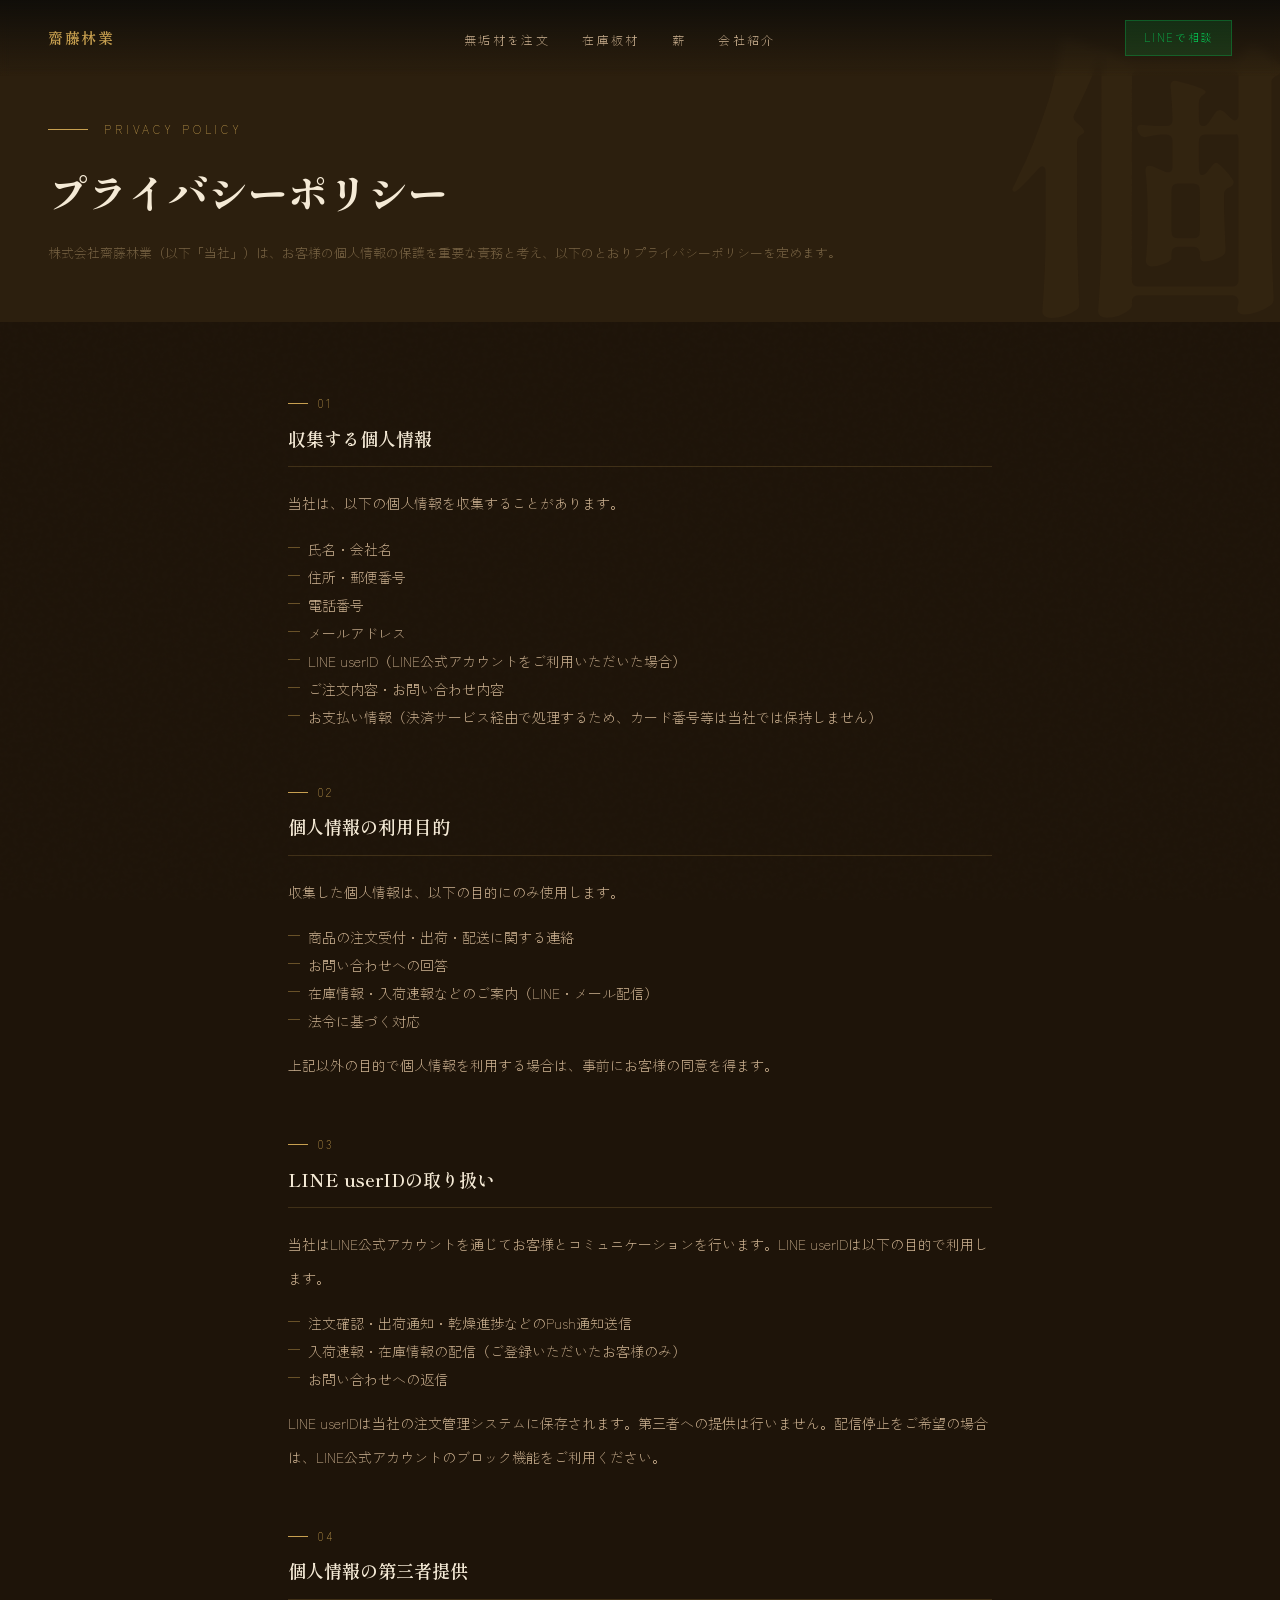
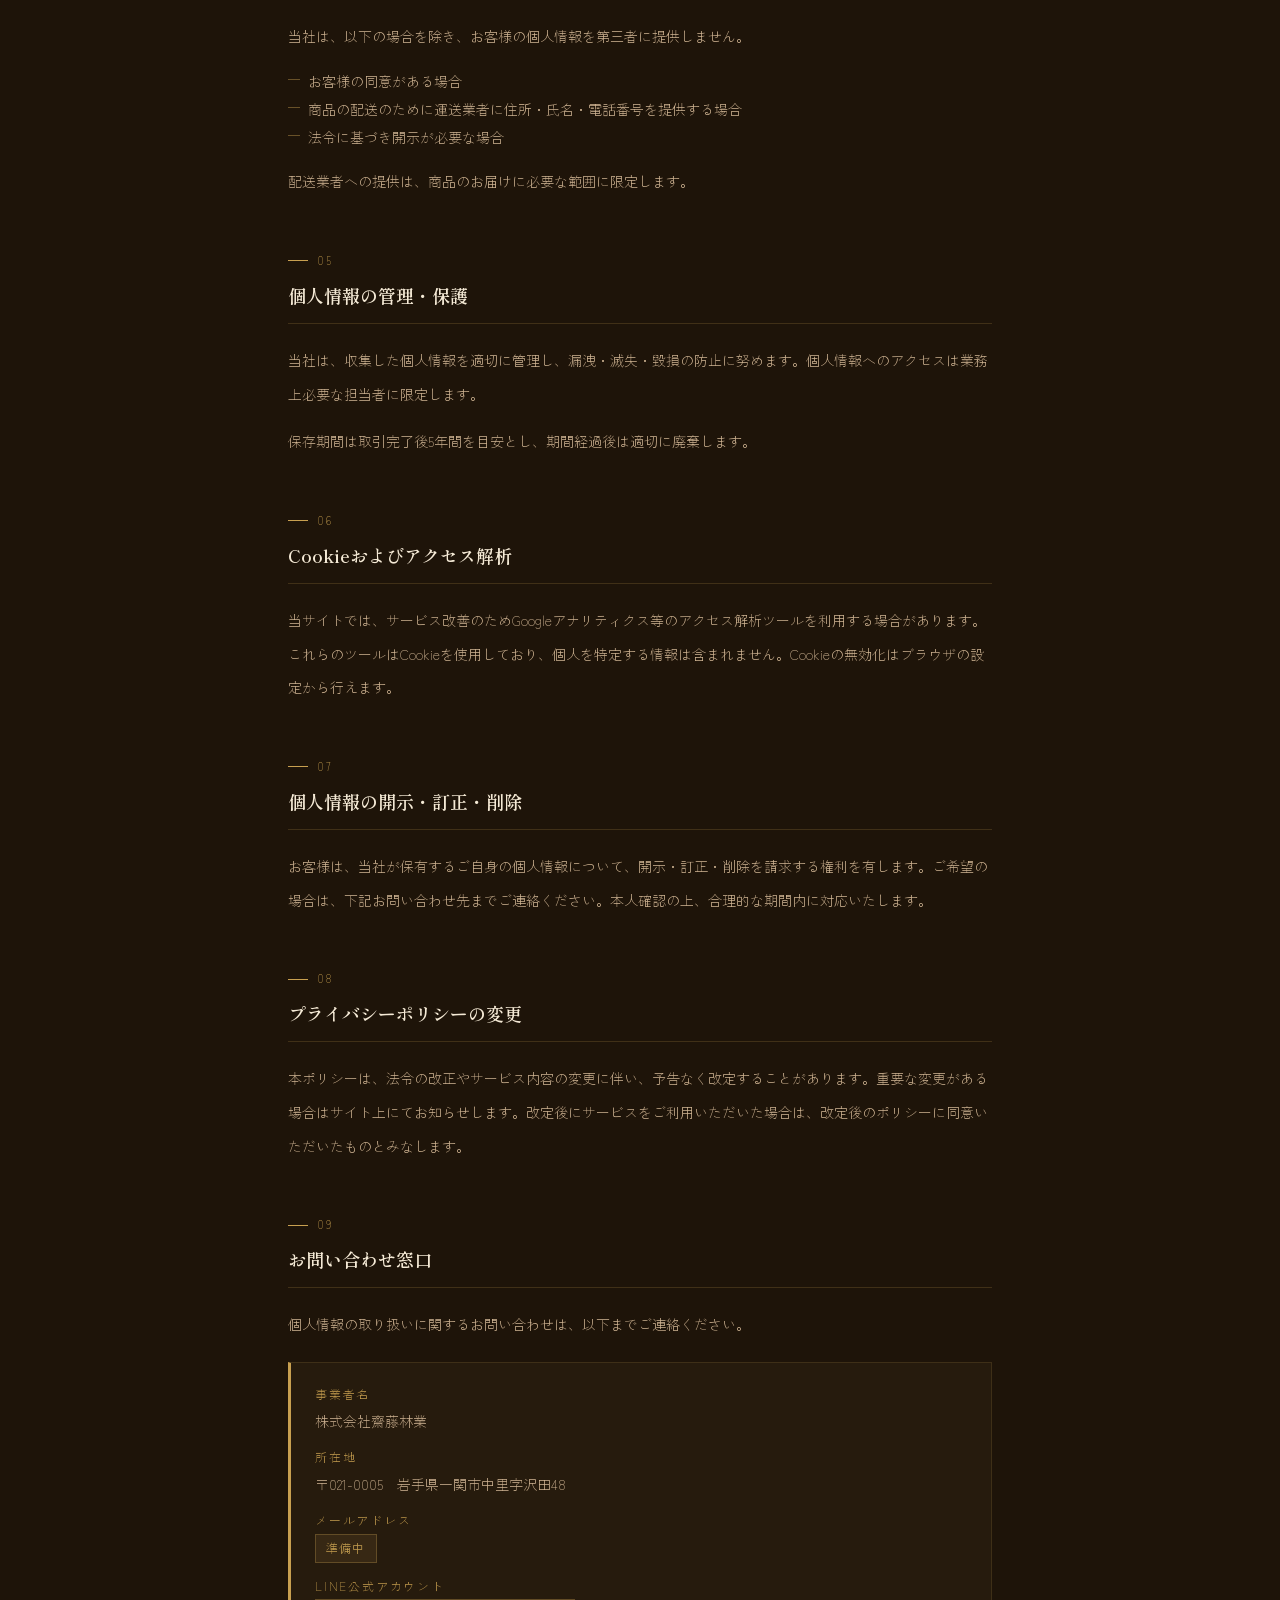
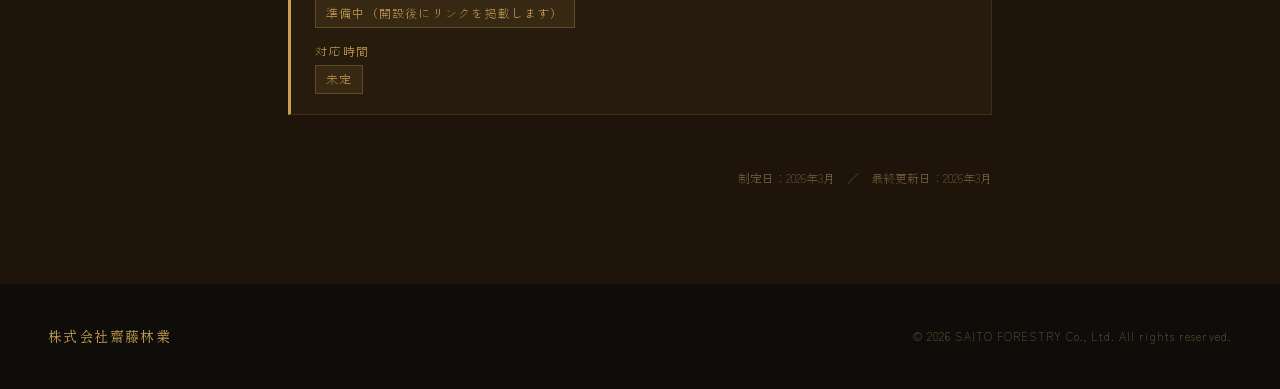
<file: privacy.html>
<!DOCTYPE html>
<html lang="ja">
<head>
<meta charset="UTF-8">
<meta name="viewport" content="width=device-width, initial-scale=1.0">
<title>プライバシーポリシー | 株式会社齋藤林業</title>
<link rel="preconnect" href="https://fonts.googleapis.com">
<link href="https://fonts.googleapis.com/css2?family=Shippori+Mincho+B1:wght@400;600;800&family=Zen+Kaku+Gothic+New:wght@300;400&display=swap" rel="stylesheet">
<style>
:root{--ink:#0f0d09;--bark:#1e1409;--earth:#2c1f0e;--gold:#c8a050;--cream:#f5ead6;--sand:#d4b896;--muted:#7a6545}
*,*::before,*::after{box-sizing:border-box;margin:0;padding:0}
html{scroll-behavior:smooth}
body{background:var(--bark);color:var(--cream);font-family:'Zen Kaku Gothic New',sans-serif;font-weight:300;line-height:1.8;overflow-x:hidden}
body::before{content:'';position:fixed;inset:0;background-image:url("data:image/svg+xml,%3Csvg viewBox='0 0 200 200' xmlns='http://www.w3.org/2000/svg'%3E%3Cfilter id='n'%3E%3CfeTurbulence type='fractalNoise' baseFrequency='0.9' numOctaves='4' stitchTiles='stitch'/%3E%3C/filter%3E%3Crect width='100%25' height='100%25' filter='url(%23n)' opacity='0.04'/%3E%3C/svg%3E");opacity:.3;pointer-events:none;z-index:0}
.hero{padding:120px 48px 56px;background:var(--earth);position:relative;overflow:hidden}
.hero-bg{position:absolute;right:-20px;top:50%;transform:translateY(-50%);font-family:'Shippori Mincho B1',serif;font-size:300px;font-weight:800;color:rgba(200,160,80,.04);pointer-events:none;user-select:none;line-height:1}
.eyebrow{display:flex;align-items:center;gap:16px;margin-bottom:16px}
.eyebrow-line{width:40px;height:1px;background:var(--gold)}
.eyebrow span{font-size:11px;letter-spacing:.35em;color:var(--gold);text-transform:uppercase}
.hero h1{font-family:'Shippori Mincho B1',serif;font-size:clamp(24px,4vw,40px);font-weight:800;color:var(--cream);margin-bottom:12px}
.hero-note{font-size:13px;color:var(--muted);line-height:2}
@media(max-width:768px){.hero{padding:100px 24px 48px}}
.content{max-width:800px;margin:0 auto;padding:72px 48px 96px}
@media(max-width:768px){.content{padding:48px 24px 72px}}
.section{margin-bottom:52px}
.sec-num{font-size:11px;letter-spacing:.25em;color:var(--gold);margin-bottom:8px;display:flex;align-items:center;gap:10px}
.sec-num::before{content:'';display:block;width:20px;height:1px;background:var(--gold)}
.sec-title{font-family:'Shippori Mincho B1',serif;font-size:18px;font-weight:600;color:var(--cream);margin-bottom:20px;padding-bottom:12px;border-bottom:1px solid rgba(200,160,80,.2)}
.sec-body{font-size:14px;color:var(--sand);line-height:2.4}
.sec-body+.sec-body{margin-top:14px}
.item-list{list-style:none;margin:14px 0}
.item-list li{font-size:14px;color:var(--sand);line-height:2;padding-left:20px;position:relative}
.item-list li::before{content:'—';position:absolute;left:0;color:var(--gold);font-size:12px}
.info-box{margin:20px 0;padding:20px 24px;background:rgba(200,160,80,.05);border:1px solid rgba(200,160,80,.15);border-left:3px solid var(--gold)}
.info-box dt{font-size:12px;letter-spacing:.15em;color:var(--gold);margin-bottom:3px;margin-top:12px}
.info-box dt:first-child{margin-top:0}
.info-box dd{font-size:14px;color:var(--sand);line-height:1.9}
.pending{display:inline-block;padding:2px 10px;background:rgba(200,160,80,.1);border:1px solid rgba(200,160,80,.3);font-size:12px;color:var(--gold);letter-spacing:.1em}
footer{background:var(--ink);padding:40px 48px;display:flex;align-items:center;justify-content:space-between;flex-wrap:wrap;gap:16px}
.footer-logo{font-family:'Shippori Mincho B1',serif;font-size:14px;color:var(--gold);letter-spacing:.1em}
.footer-copy{font-size:11px;color:var(--muted);letter-spacing:.1em}
@media(max-width:768px){footer{padding:32px 24px}}

@media(max-width:860px){
  }

/* ── NAV ── */
nav{position:fixed;top:0;left:0;right:0;z-index:150;display:flex;align-items:center;justify-content:space-between;padding:20px 48px;background:linear-gradient(to bottom,rgba(15,13,9,.95),transparent);backdrop-filter:blur(4px)}
.nav-logo{font-family:'Shippori Mincho B1',serif;font-size:15px;font-weight:600;color:var(--gold);letter-spacing:.1em;text-decoration:none}
.nav-links{display:flex;gap:32px;list-style:none}
.nav-links a{color:var(--sand);text-decoration:none;font-size:12px;letter-spacing:.2em;transition:color .3s}
.nav-links a:hover,.nav-links a.active{color:var(--gold)}
.nav-cta{display:inline-flex;align-items:center;background:rgba(6,199,85,.15);border:1px solid rgba(6,199,85,.3);color:#06c755;padding:7px 18px;font-size:11px;letter-spacing:.15em;text-decoration:none;white-space:nowrap;transition:background .2s}
.nav-cta:hover{background:rgba(6,199,85,.28)}
.hbg{display:none;flex-direction:column;justify-content:center;gap:6px;cursor:pointer;padding:8px;background:none;border:none;width:40px;height:40px;-webkit-tap-highlight-color:transparent}
.hbg span{display:block;width:22px;height:2px;background:var(--gold);border-radius:1px;transition:all .3s;pointer-events:none}
.hbg.open span:nth-child(1){transform:translateY(8px) rotate(45deg)}
.hbg.open span:nth-child(2){opacity:0;transform:scaleX(0)}
.hbg.open span:nth-child(3){transform:translateY(-8px) rotate(-45deg)}
.mmenu{visibility:hidden;opacity:0;position:fixed;inset:0;background:rgba(15,13,9,.97);z-index:200;display:flex;flex-direction:column;align-items:center;justify-content:center;gap:0;transition:opacity .25s,visibility .25s}
.mmenu.open{visibility:visible;opacity:1}
.mmenu a{color:var(--sand);text-decoration:none;font-family:'Shippori Mincho B1',serif;font-size:22px;font-weight:600;letter-spacing:.12em;padding:20px 0;border-bottom:1px solid rgba(200,160,80,.12);width:260px;text-align:center;transition:color .2s;-webkit-tap-highlight-color:transparent}
.mmenu a.active,.mmenu a:hover{color:var(--gold)}
.mmenu .mmenu-line{margin-top:28px;padding:14px 40px;background:rgba(6,199,85,.15);border:1px solid rgba(6,199,85,.3);color:#06c755;font-size:14px;letter-spacing:.15em;font-family:'Zen Kaku Gothic New',sans-serif;border-bottom:none;width:auto}
@media(max-width:860px){
  .nav-links,.nav-cta{display:none!important}
  .hbg{display:flex}
  nav{padding:16px 24px}
}
</style>
</head>
<body>
<nav>
  <a href="index.html" class="nav-logo">齋藤林業</a>
  <ul class="nav-links">
    <li><a href="index.html">無垢材を注文</a></li>
    <li><a href="stock.html">在庫板材</a></li>
    <li><a href="maki.html">薪</a></li>
    <li><a href="about.html">会社紹介</a></li>
  </ul>
  <a href="https://line.me/R/ti/p/@YOUR_LINE_ID" class="nav-cta" target="_blank">LINEで相談</a>
  <button class="hbg" id="hbg" aria-label="メニュー">
    <span></span><span></span><span></span>
  </button>
</nav>
<div class="mmenu" id="mmenu" role="dialog" aria-modal="true">
  <a href="index.html">無垢材を注文</a>
  <a href="stock.html">在庫板材</a>
  <a href="maki.html">薪</a>
  <a href="about.html">会社紹介</a>
  <a href="https://line.me/R/ti/p/@YOUR_LINE_ID" class="mmenu-line" target="_blank">LINEで相談</a>
</div>

<section class="hero">
  <div class="hero-bg">個</div>
  <div class="eyebrow"><div class="eyebrow-line"></div><span>Privacy Policy</span></div>
  <h1>プライバシーポリシー</h1>
  <p class="hero-note">株式会社齋藤林業（以下「当社」）は、お客様の個人情報の保護を重要な責務と考え、以下のとおりプライバシーポリシーを定めます。</p>
</section>

<div class="content">

  <div class="section">
    <div class="sec-num">01</div>
    <div class="sec-title">収集する個人情報</div>
    <p class="sec-body">当社は、以下の個人情報を収集することがあります。</p>
    <ul class="item-list">
      <li>氏名・会社名</li>
      <li>住所・郵便番号</li>
      <li>電話番号</li>
      <li>メールアドレス</li>
      <li>LINE userID（LINE公式アカウントをご利用いただいた場合）</li>
      <li>ご注文内容・お問い合わせ内容</li>
      <li>お支払い情報（決済サービス経由で処理するため、カード番号等は当社では保持しません）</li>
    </ul>
  </div>

  <div class="section">
    <div class="sec-num">02</div>
    <div class="sec-title">個人情報の利用目的</div>
    <p class="sec-body">収集した個人情報は、以下の目的にのみ使用します。</p>
    <ul class="item-list">
      <li>商品の注文受付・出荷・配送に関する連絡</li>
      <li>お問い合わせへの回答</li>
      <li>在庫情報・入荷速報などのご案内（LINE・メール配信）</li>
      <li>法令に基づく対応</li>
    </ul>
    <p class="sec-body" style="margin-top:14px">上記以外の目的で個人情報を利用する場合は、事前にお客様の同意を得ます。</p>
  </div>

  <div class="section">
    <div class="sec-num">03</div>
    <div class="sec-title">LINE userIDの取り扱い</div>
    <p class="sec-body">当社はLINE公式アカウントを通じてお客様とコミュニケーションを行います。LINE userIDは以下の目的で利用します。</p>
    <ul class="item-list">
      <li>注文確認・出荷通知・乾燥進捗などのPush通知送信</li>
      <li>入荷速報・在庫情報の配信（ご登録いただいたお客様のみ）</li>
      <li>お問い合わせへの返信</li>
    </ul>
    <p class="sec-body" style="margin-top:14px">LINE userIDは当社の注文管理システムに保存されます。第三者への提供は行いません。配信停止をご希望の場合は、LINE公式アカウントのブロック機能をご利用ください。</p>
  </div>

  <div class="section">
    <div class="sec-num">04</div>
    <div class="sec-title">個人情報の第三者提供</div>
    <p class="sec-body">当社は、以下の場合を除き、お客様の個人情報を第三者に提供しません。</p>
    <ul class="item-list">
      <li>お客様の同意がある場合</li>
      <li>商品の配送のために運送業者に住所・氏名・電話番号を提供する場合</li>
      <li>法令に基づき開示が必要な場合</li>
    </ul>
    <p class="sec-body" style="margin-top:14px">配送業者への提供は、商品のお届けに必要な範囲に限定します。</p>
  </div>

  <div class="section">
    <div class="sec-num">05</div>
    <div class="sec-title">個人情報の管理・保護</div>
    <p class="sec-body">当社は、収集した個人情報を適切に管理し、漏洩・滅失・毀損の防止に努めます。個人情報へのアクセスは業務上必要な担当者に限定します。</p>
    <p class="sec-body">保存期間は取引完了後5年間を目安とし、期間経過後は適切に廃棄します。</p>
  </div>

  <div class="section">
    <div class="sec-num">06</div>
    <div class="sec-title">Cookieおよびアクセス解析</div>
    <p class="sec-body">当サイトでは、サービス改善のためGoogleアナリティクス等のアクセス解析ツールを利用する場合があります。これらのツールはCookieを使用しており、個人を特定する情報は含まれません。Cookieの無効化はブラウザの設定から行えます。</p>
  </div>

  <div class="section">
    <div class="sec-num">07</div>
    <div class="sec-title">個人情報の開示・訂正・削除</div>
    <p class="sec-body">お客様は、当社が保有するご自身の個人情報について、開示・訂正・削除を請求する権利を有します。ご希望の場合は、下記お問い合わせ先までご連絡ください。本人確認の上、合理的な期間内に対応いたします。</p>
  </div>

  <div class="section">
    <div class="sec-num">08</div>
    <div class="sec-title">プライバシーポリシーの変更</div>
    <p class="sec-body">本ポリシーは、法令の改正やサービス内容の変更に伴い、予告なく改定することがあります。重要な変更がある場合はサイト上にてお知らせします。改定後にサービスをご利用いただいた場合は、改定後のポリシーに同意いただいたものとみなします。</p>
  </div>

  <div class="section">
    <div class="sec-num">09</div>
    <div class="sec-title">お問い合わせ窓口</div>
    <p class="sec-body">個人情報の取り扱いに関するお問い合わせは、以下までご連絡ください。</p>
    <div class="info-box">
      <dl>
        <dt>事業者名</dt>
        <dd>株式会社齋藤林業</dd>
        <dt>所在地</dt>
        <dd>〒021-0005　岩手県一関市中里字沢田48</dd>
        <dt>メールアドレス</dt>
        <dd><span class="pending">準備中</span></dd>
        <dt>LINE公式アカウント</dt>
        <dd><span class="pending">準備中（開設後にリンクを掲載します）</span></dd>
        <dt>対応時間</dt>
        <dd><span class="pending">未定</span></dd>
      </dl>
    </div>
  </div>

  <p style="font-size:12px;color:var(--muted);text-align:right;margin-top:8px">制定日：2026年3月　／　最終更新日：2026年3月</p>

</div>

<footer>
  <div class="footer-logo">株式会社齋藤林業</div>
  <div class="footer-copy">© 2026 SAITO FORESTRY Co., Ltd. All rights reserved.</div>
</footer>

<script>
(function(){
  var btn=document.getElementById('hbg');
  var menu=document.getElementById('mmenu');
  if(!btn||!menu)return;
  function open(){
    btn.classList.add('open');
    menu.classList.add('open');
    document.body.style.overflow='hidden';
  }
  function close(){
    btn.classList.remove('open');
    menu.classList.remove('open');
    document.body.style.overflow='';
  }
  btn.addEventListener('click',function(e){
    e.stopPropagation();
    menu.classList.contains('open')?close():open();
  });
  menu.addEventListener('click',function(e){
    if(e.target===menu)close();
  });
  document.querySelectorAll('.mmenu a').forEach(function(a){
    a.addEventListener('click',close);
  });
})();
</script>
</body>
</html>
</file>
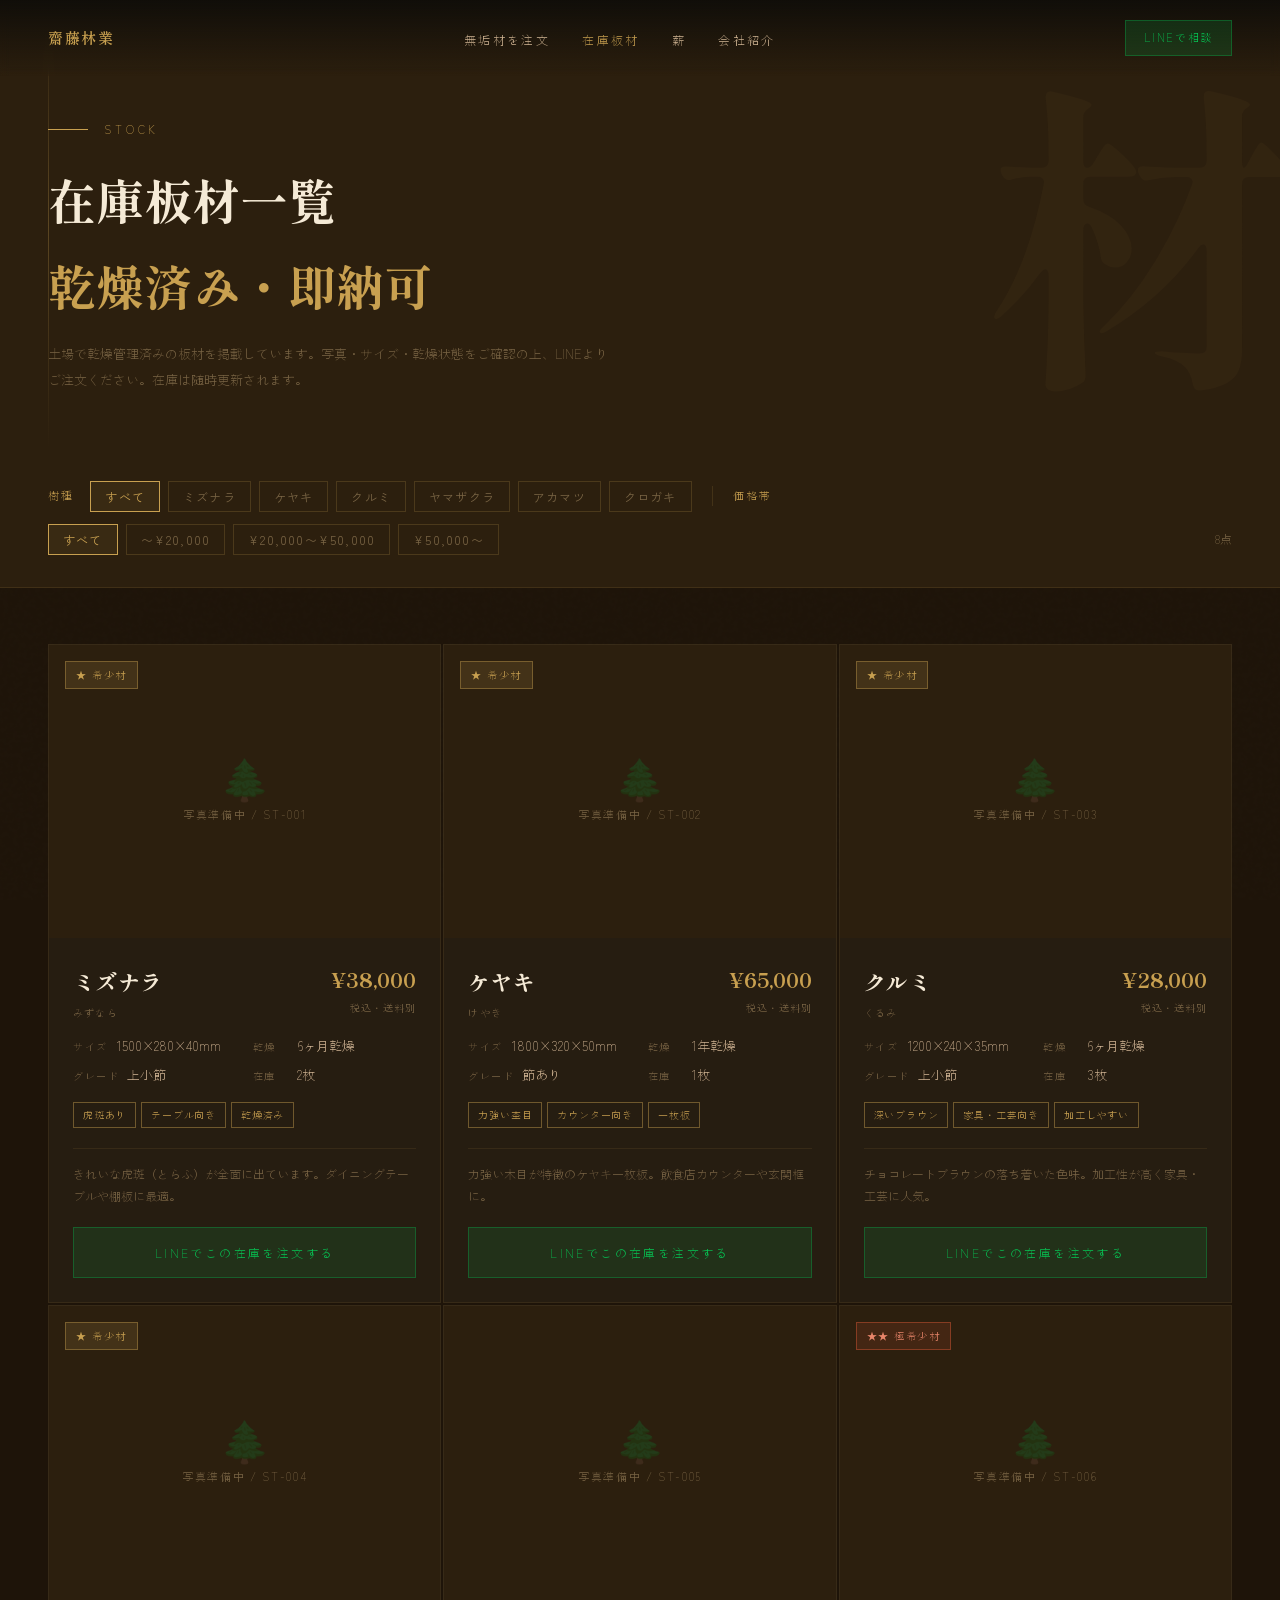
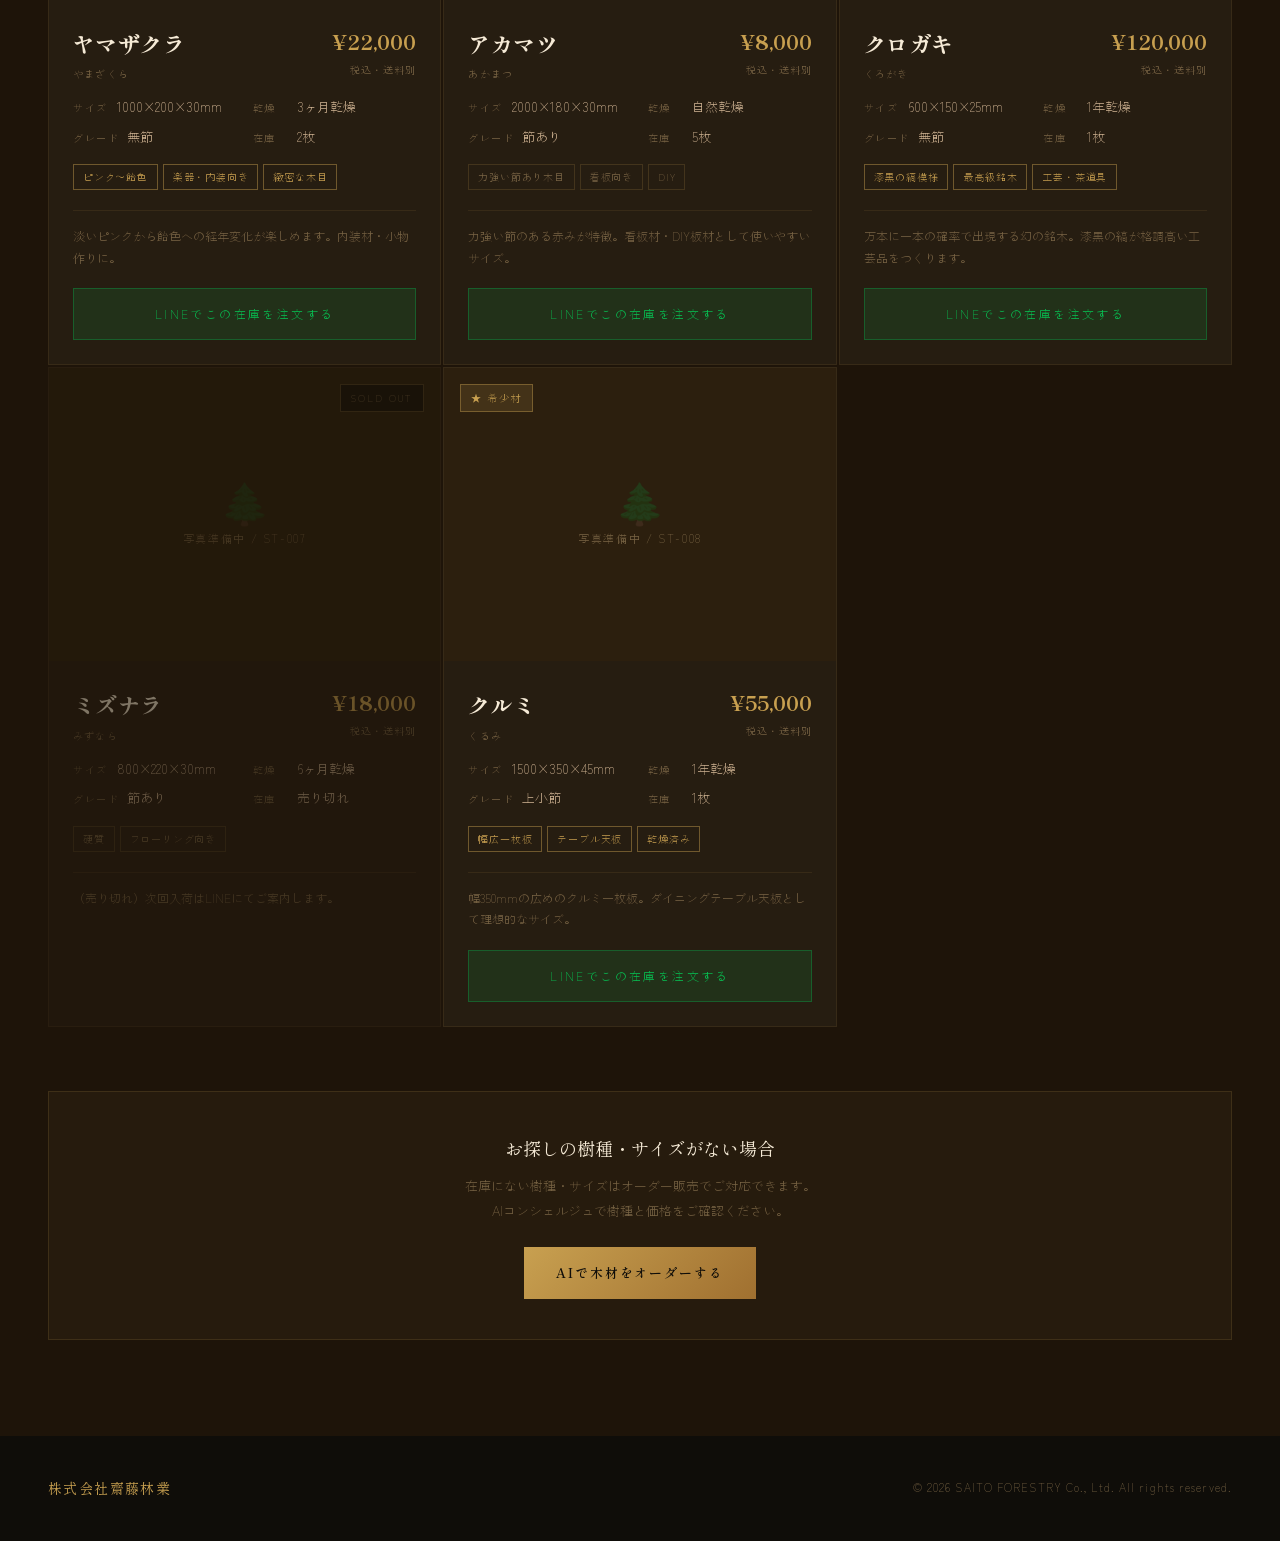
<file: stock.html>
<!DOCTYPE html>
<html lang="ja">
<head>
<meta charset="UTF-8">
<meta name="viewport" content="width=device-width, initial-scale=1.0">
<title>在庫板材一覧 | 株式会社齋藤林業</title>
<link rel="preconnect" href="https://fonts.googleapis.com">
<link href="https://fonts.googleapis.com/css2?family=Shippori+Mincho+B1:wght@400;600;800&family=Zen+Kaku+Gothic+New:wght@300;400&display=swap" rel="stylesheet">
<style>
:root{--ink:#0f0d09;--bark:#1e1409;--earth:#2c1f0e;--moss:#2a3420;--gold:#c8a050;--cream:#f5ead6;--sand:#d4b896;--muted:#7a6545;--line:#06c755}
*,*::before,*::after{box-sizing:border-box;margin:0;padding:0}
html{scroll-behavior:smooth}
body{background:var(--bark);color:var(--cream);font-family:'Zen Kaku Gothic New',sans-serif;font-weight:300;line-height:1.8;overflow-x:hidden}
body::before{content:'';position:fixed;inset:0;background-image:url("data:image/svg+xml,%3Csvg viewBox='0 0 200 200' xmlns='http://www.w3.org/2000/svg'%3E%3Cfilter id='n'%3E%3CfeTurbulence type='fractalNoise' baseFrequency='0.9' numOctaves='4' stitchTiles='stitch'/%3E%3C/filter%3E%3Crect width='100%25' height='100%25' filter='url(%23n)' opacity='0.04'/%3E%3C/svg%3E");opacity:.3;pointer-events:none;z-index:0}

/* HERO */
.hero{padding:120px 48px 56px;background:var(--earth);position:relative;overflow:hidden}
.hero-bg{position:absolute;right:-20px;top:50%;transform:translateY(-50%);font-family:'Shippori Mincho B1',serif;font-size:320px;font-weight:800;color:rgba(200,160,80,.04);pointer-events:none;user-select:none;line-height:1}
.hero-vline{position:absolute;left:48px;top:0;bottom:0;width:1px;background:linear-gradient(to bottom,transparent,rgba(200,160,80,.3),transparent)}
.eyebrow{display:flex;align-items:center;gap:16px;margin-bottom:16px}
.eyebrow-line{width:40px;height:1px;background:var(--gold)}
.eyebrow span{font-size:11px;letter-spacing:.35em;color:var(--gold);text-transform:uppercase}
.hero h1{font-family:'Shippori Mincho B1',serif;font-size:clamp(28px,4.5vw,48px);font-weight:800;color:var(--cream);margin-bottom:12px}
.hero h1 em{font-style:normal;color:var(--gold)}
.hero-note{font-size:13px;color:var(--muted);line-height:2;max-width:560px}
@media(max-width:768px){.hero{padding:100px 24px 48px}}

/* FILTER */
.filter-wrap{background:var(--earth);padding:32px 48px;border-bottom:1px solid rgba(200,160,80,.12);position:sticky;top:0;z-index:50;backdrop-filter:blur(8px)}
@media(max-width:768px){.filter-wrap{padding:20px 24px;position:static}}
.filter-inner{max-width:1200px;margin:0 auto;display:flex;flex-wrap:wrap;gap:12px;align-items:center}
.filter-label{font-size:11px;letter-spacing:.2em;color:var(--gold);margin-right:4px;white-space:nowrap}
.filter-group{display:flex;flex-wrap:wrap;gap:8px;align-items:center}
.filter-btn{font-size:12px;letter-spacing:.1em;padding:6px 14px;border:1px solid rgba(200,160,80,.2);color:var(--muted);background:transparent;cursor:pointer;transition:all .2s;font-family:'Zen Kaku Gothic New',sans-serif}
.filter-btn:hover{border-color:rgba(200,160,80,.5);color:var(--sand)}
.filter-btn.active{border-color:var(--gold);color:var(--gold);background:rgba(200,160,80,.08)}
.filter-divider{width:1px;height:20px;background:rgba(200,160,80,.15);margin:0 8px}
.filter-count{font-size:12px;color:var(--muted);margin-left:auto;white-space:nowrap}

/* GRID */
.stock-wrap{padding:56px 48px 96px;max-width:1300px;margin:0 auto}
@media(max-width:768px){.stock-wrap{padding:40px 24px 72px}}
.stock-grid{display:grid;grid-template-columns:repeat(auto-fill,minmax(300px,1fr));gap:2px}
.stock-card{background:rgba(245,234,214,.04);border:1px solid rgba(200,160,80,.1);position:relative;transition:all .3s;overflow:hidden}
.stock-card:hover{background:rgba(245,234,214,.07);border-color:rgba(200,160,80,.28);transform:translateY(-3px)}
.stock-card.sold-out{opacity:.45;pointer-events:none}
.sold-badge{position:absolute;top:16px;right:16px;background:rgba(15,13,9,.8);border:1px solid rgba(200,160,80,.3);font-size:10px;letter-spacing:.2em;color:var(--muted);padding:4px 10px;z-index:2}
.rare-badge{position:absolute;top:16px;left:16px;font-size:10px;letter-spacing:.15em;padding:4px 10px;z-index:2}
.rare-badge.r1{background:rgba(200,160,80,.15);border:1px solid rgba(200,160,80,.4);color:var(--gold)}
.rare-badge.r2{background:rgba(232,93,58,.12);border:1px solid rgba(232,93,58,.4);color:#e8856a}

/* 写真エリア */
.card-photo{width:100%;aspect-ratio:4/3;background:var(--earth);display:flex;flex-direction:column;align-items:center;justify-content:center;gap:8px;position:relative;overflow:hidden}
.card-photo img{width:100%;height:100%;object-fit:cover;position:absolute;inset:0}
.photo-placeholder-icon{font-size:40px;color:rgba(200,160,80,.2);line-height:1}
.photo-placeholder-text{font-size:11px;letter-spacing:.15em;color:var(--muted)}

/* カード本文 */
.card-body{padding:24px}
.card-header{display:flex;justify-content:space-between;align-items:flex-start;margin-bottom:12px}
.card-name{font-family:'Shippori Mincho B1',serif;font-size:22px;font-weight:800;color:var(--cream);letter-spacing:.02em}
.card-yomi{font-size:10px;color:var(--muted);letter-spacing:.12em;margin-top:2px}
.card-price{font-family:'Shippori Mincho B1',serif;font-size:20px;font-weight:800;color:var(--gold);white-space:nowrap}
.card-price-note{font-size:10px;color:var(--muted);letter-spacing:.1em;text-align:right;margin-top:1px}
.card-specs{display:grid;grid-template-columns:1fr 1fr;gap:6px 16px;margin-bottom:16px}
.spec-row{display:flex;gap:8px;align-items:baseline}
.spec-key{font-size:10px;letter-spacing:.15em;color:var(--muted);flex-shrink:0;min-width:36px}
.spec-val{font-size:13px;color:var(--sand)}
.card-tags{display:flex;flex-wrap:wrap;gap:5px;margin-bottom:20px}
.tag{font-size:10px;letter-spacing:.08em;padding:3px 9px;border:1px solid rgba(200,160,80,.18);color:var(--muted)}
.tag.highlight{border-color:rgba(200,160,80,.45);color:var(--gold)}
.card-note{font-size:12px;color:var(--muted);line-height:1.8;margin-bottom:20px;padding-top:14px;border-top:1px solid rgba(200,160,80,.1)}
.btn-order{display:flex;align-items:center;justify-content:center;gap:8px;width:100%;padding:14px;background:rgba(6,199,85,.12);border:1px solid rgba(6,199,85,.3);color:var(--line);font-size:12px;letter-spacing:.2em;cursor:pointer;transition:all .3s;text-decoration:none;font-family:'Zen Kaku Gothic New',sans-serif}
.btn-order:hover{background:rgba(6,199,85,.22);border-color:rgba(6,199,85,.5)}

/* 空状態 */
.empty-state{text-align:center;padding:80px 24px;display:none}
.empty-state.show{display:block}
.empty-title{font-family:'Shippori Mincho B1',serif;font-size:20px;color:var(--sand);margin-bottom:12px}
.empty-sub{font-size:13px;color:var(--muted)}

/* CTA下部 */
.bottom-cta{margin-top:64px;padding:40px;background:rgba(200,160,80,.05);border:1px solid rgba(200,160,80,.15);text-align:center}
.bottom-cta-title{font-family:'Shippori Mincho B1',serif;font-size:18px;color:var(--cream);margin-bottom:10px}
.bottom-cta-sub{font-size:13px;color:var(--muted);margin-bottom:24px;line-height:1.9}
.btn-p{display:inline-flex;align-items:center;gap:10px;background:linear-gradient(135deg,var(--gold),#a07030);color:var(--ink);text-decoration:none;font-family:'Shippori Mincho B1',serif;font-size:13px;font-weight:600;letter-spacing:.15em;padding:14px 32px;transition:all .3s}
.btn-p:hover{transform:translateY(-2px)}

footer{background:var(--ink);padding:40px 48px;display:flex;align-items:center;justify-content:space-between;flex-wrap:wrap;gap:16px}
.footer-logo{font-family:'Shippori Mincho B1',serif;font-size:14px;color:var(--gold);letter-spacing:.1em}
.footer-copy{font-size:11px;color:var(--muted);letter-spacing:.1em}
@media(max-width:768px){footer{padding:32px 24px}}

@media(max-width:860px){
  }

/* ── NAV ── */
nav{position:fixed;top:0;left:0;right:0;z-index:150;display:flex;align-items:center;justify-content:space-between;padding:20px 48px;background:linear-gradient(to bottom,rgba(15,13,9,.95),transparent);backdrop-filter:blur(4px)}
.nav-logo{font-family:'Shippori Mincho B1',serif;font-size:15px;font-weight:600;color:var(--gold);letter-spacing:.1em;text-decoration:none}
.nav-links{display:flex;gap:32px;list-style:none}
.nav-links a{color:var(--sand);text-decoration:none;font-size:12px;letter-spacing:.2em;transition:color .3s}
.nav-links a:hover,.nav-links a.active{color:var(--gold)}
.nav-cta{display:inline-flex;align-items:center;background:rgba(6,199,85,.15);border:1px solid rgba(6,199,85,.3);color:#06c755;padding:7px 18px;font-size:11px;letter-spacing:.15em;text-decoration:none;white-space:nowrap;transition:background .2s}
.nav-cta:hover{background:rgba(6,199,85,.28)}
.hbg{display:none;flex-direction:column;justify-content:center;gap:6px;cursor:pointer;padding:8px;background:none;border:none;width:40px;height:40px;-webkit-tap-highlight-color:transparent}
.hbg span{display:block;width:22px;height:2px;background:var(--gold);border-radius:1px;transition:all .3s;pointer-events:none}
.hbg.open span:nth-child(1){transform:translateY(8px) rotate(45deg)}
.hbg.open span:nth-child(2){opacity:0;transform:scaleX(0)}
.hbg.open span:nth-child(3){transform:translateY(-8px) rotate(-45deg)}
.mmenu{visibility:hidden;opacity:0;position:fixed;inset:0;background:rgba(15,13,9,.97);z-index:200;display:flex;flex-direction:column;align-items:center;justify-content:center;gap:0;transition:opacity .25s,visibility .25s}
.mmenu.open{visibility:visible;opacity:1}
.mmenu a{color:var(--sand);text-decoration:none;font-family:'Shippori Mincho B1',serif;font-size:22px;font-weight:600;letter-spacing:.12em;padding:20px 0;border-bottom:1px solid rgba(200,160,80,.12);width:260px;text-align:center;transition:color .2s;-webkit-tap-highlight-color:transparent}
.mmenu a.active,.mmenu a:hover{color:var(--gold)}
.mmenu .mmenu-line{margin-top:28px;padding:14px 40px;background:rgba(6,199,85,.15);border:1px solid rgba(6,199,85,.3);color:#06c755;font-size:14px;letter-spacing:.15em;font-family:'Zen Kaku Gothic New',sans-serif;border-bottom:none;width:auto}
@media(max-width:860px){
  .nav-links,.nav-cta{display:none!important}
  .hbg{display:flex}
  nav{padding:16px 24px}
}
</style>
</head>
<body>
<nav>
  <a href="index.html" class="nav-logo">齋藤林業</a>
  <ul class="nav-links">
    <li><a href="index.html">無垢材を注文</a></li>
    <li><a href="stock.html" class="active">在庫板材</a></li>
    <li><a href="maki.html">薪</a></li>
    <li><a href="about.html">会社紹介</a></li>
  </ul>
  <a href="https://line.me/R/ti/p/@YOUR_LINE_ID" class="nav-cta" target="_blank">LINEで相談</a>
  <button class="hbg" id="hbg" aria-label="メニュー">
    <span></span><span></span><span></span>
  </button>
</nav>
<div class="mmenu" id="mmenu" role="dialog" aria-modal="true">
  <a href="index.html">無垢材を注文</a>
  <a href="stock.html" class="active">在庫板材</a>
  <a href="maki.html">薪</a>
  <a href="about.html">会社紹介</a>
  <a href="https://line.me/R/ti/p/@YOUR_LINE_ID" class="mmenu-line" target="_blank">LINEで相談</a>
</div>

<section class="hero">
  <div class="hero-vline"></div>
  <div class="hero-bg">材</div>
  <div class="eyebrow"><div class="eyebrow-line"></div><span>Stock</span></div>
  <h1>在庫板材一覧<br><em>乾燥済み・即納可</em></h1>
  <p class="hero-note">土場で乾燥管理済みの板材を掲載しています。写真・サイズ・乾燥状態をご確認の上、LINEよりご注文ください。在庫は随時更新されます。</p>
</section>

<!-- FILTER -->
<div class="filter-wrap">
  <div class="filter-inner">
    <span class="filter-label">樹種</span>
    <div class="filter-group" id="species-filter">
      <button class="filter-btn active" data-filter="species" data-value="all">すべて</button>
      <button class="filter-btn" data-filter="species" data-value="ミズナラ">ミズナラ</button>
      <button class="filter-btn" data-filter="species" data-value="ケヤキ">ケヤキ</button>
      <button class="filter-btn" data-filter="species" data-value="クルミ">クルミ</button>
      <button class="filter-btn" data-filter="species" data-value="ヤマザクラ">ヤマザクラ</button>
      <button class="filter-btn" data-filter="species" data-value="アカマツ">アカマツ</button>
      <button class="filter-btn" data-filter="species" data-value="クロガキ">クロガキ</button>
    </div>
    <div class="filter-divider"></div>
    <span class="filter-label">価格帯</span>
    <div class="filter-group" id="price-filter">
      <button class="filter-btn active" data-filter="price" data-value="all">すべて</button>
      <button class="filter-btn" data-filter="price" data-value="under20">〜¥20,000</button>
      <button class="filter-btn" data-filter="price" data-value="20to50">¥20,000〜¥50,000</button>
      <button class="filter-btn" data-filter="price" data-value="over50">¥50,000〜</button>
    </div>
    <span class="filter-count" id="filter-count">全8点</span>
  </div>
</div>

<!-- GRID -->
<div class="stock-wrap">
  <div class="stock-grid" id="stock-grid"></div>
  <div class="empty-state" id="empty-state">
    <div class="empty-title">該当する在庫がありません</div>
    <div class="empty-sub">別の条件でお探しいただくか、LINEにてご相談ください。</div>
  </div>
  <div class="bottom-cta">
    <div class="bottom-cta-title">お探しの樹種・サイズがない場合</div>
    <div class="bottom-cta-sub">在庫にない樹種・サイズはオーダー販売でご対応できます。<br>AIコンシェルジュで樹種と価格をご確認ください。</div>
    <a href="index.html" class="btn-p">AIで木材をオーダーする</a>
  </div>
</div>

<footer>
  <div class="footer-logo">株式会社齋藤林業</div>
  <div class="footer-copy">© 2026 SAITO FORESTRY Co., Ltd. All rights reserved.</div>
</footer>

<script>
const LINE_URL = 'https://line.me/R/ti/p/@YOUR_LINE_ID';

const STOCK = [
  {id:'ST-001',species:'ミズナラ',yomi:'みずなら',length:1500,width:280,thickness:40,drying:'6ヶ月乾燥',grade:'上小節',qty:2,price:38000,rare:1,tags:['虎斑あり','テーブル向き','乾燥済み'],note:'きれいな虎斑（とらふ）が全面に出ています。ダイニングテーブルや棚板に最適。'},
  {id:'ST-002',species:'ケヤキ',yomi:'けやき',length:1800,width:320,thickness:50,drying:'1年乾燥',grade:'節あり',qty:1,price:65000,rare:1,tags:['力強い杢目','カウンター向き','一枚板'],note:'力強い木目が特徴のケヤキ一枚板。飲食店カウンターや玄関框に。'},
  {id:'ST-003',species:'クルミ',yomi:'くるみ',length:1200,width:240,thickness:35,drying:'6ヶ月乾燥',grade:'上小節',qty:3,price:28000,rare:1,tags:['深いブラウン','家具・工芸向き','加工しやすい'],note:'チョコレートブラウンの落ち着いた色味。加工性が高く家具・工芸に人気。'},
  {id:'ST-004',species:'ヤマザクラ',yomi:'やまざくら',length:1000,width:200,thickness:30,drying:'3ヶ月乾燥',grade:'無節',qty:2,price:22000,rare:1,tags:['ピンク〜飴色','楽器・内装向き','緻密な木目'],note:'淡いピンクから飴色への経年変化が楽しめます。内装材・小物作りに。'},
  {id:'ST-005',species:'アカマツ',yomi:'あかまつ',length:2000,width:180,thickness:30,drying:'自然乾燥',grade:'節あり',qty:5,price:8000,rare:0,tags:['力強い節あり木目','看板向き','DIY'],note:'力強い節のある赤みが特徴。看板材・DIY板材として使いやすいサイズ。'},
  {id:'ST-006',species:'クロガキ',yomi:'くろがき',length:600,width:150,thickness:25,drying:'1年乾燥',grade:'無節',qty:1,price:120000,rare:2,tags:['漆黒の縞模様','最高級銘木','工芸・茶道具'],note:'万本に一本の確率で出現する幻の銘木。漆黒の縞が格調高い工芸品をつくります。'},
  {id:'ST-007',species:'ミズナラ',yomi:'みずなら',length:800,width:220,thickness:30,drying:'6ヶ月乾燥',grade:'節あり',qty:0,price:18000,rare:0,tags:['硬質','フローリング向き'],note:'（売り切れ）次回入荷はLINEにてご案内します。'},
  {id:'ST-008',species:'クルミ',yomi:'くるみ',length:1500,width:350,thickness:45,drying:'1年乾燥',grade:'上小節',qty:1,price:55000,rare:1,tags:['幅広一枚板','テーブル天板','乾燥済み'],note:'幅350mmの広めのクルミ一枚板。ダイニングテーブル天板として理想的なサイズ。'},
];

let activeSpecies = 'all';
let activePrice = 'all';

function priceInRange(price, range) {
  if(range === 'all') return true;
  if(range === 'under20') return price < 20000;
  if(range === '20to50') return price >= 20000 && price <= 50000;
  if(range === 'over50') return price > 50000;
  return true;
}

function render() {
  const grid = document.getElementById('stock-grid');
  const empty = document.getElementById('empty-state');
  const count = document.getElementById('filter-count');

  const filtered = STOCK.filter(s => {
    const speciesOk = activeSpecies === 'all' || s.species === activeSpecies;
    const priceOk = priceInRange(s.price, activePrice);
    return speciesOk && priceOk;
  });

  count.textContent = `${filtered.length}点`;

  if(filtered.length === 0) {
    grid.innerHTML = '';
    empty.classList.add('show');
    return;
  }
  empty.classList.remove('show');

  grid.innerHTML = filtered.map(s => {
    const soldOut = s.qty === 0;
    const rareClass = s.rare === 2 ? 'r2' : s.rare === 1 ? 'r1' : '';
    const rareName = s.rare === 2 ? '★★ 極希少材' : s.rare === 1 ? '★ 希少材' : '';
    const lineMsg = encodeURIComponent(`【在庫板材の注文】\n商品ID：${s.id}\n樹種：${s.species}\nサイズ：${s.length}×${s.width}×${s.thickness}mm\n乾燥：${s.drying}\nグレード：${s.grade}\n価格：¥${s.price.toLocaleString()}（税込・送料別）`);

    return `
    <div class="stock-card${soldOut ? ' sold-out' : ''}">
      ${soldOut ? '<div class="sold-badge">SOLD OUT</div>' : ''}
      ${rareName ? `<div class="rare-badge ${rareClass}">${rareName}</div>` : ''}
      <div class="card-photo">
        <div class="photo-placeholder-icon">🌲</div>
        <div class="photo-placeholder-text">写真準備中 / ${s.id}</div>
      </div>
      <div class="card-body">
        <div class="card-header">
          <div>
            <div class="card-name">${s.species}</div>
            <div class="card-yomi">${s.yomi}</div>
          </div>
          <div>
            <div class="card-price">¥${s.price.toLocaleString()}</div>
            <div class="card-price-note">税込・送料別</div>
          </div>
        </div>
        <div class="card-specs">
          <div class="spec-row"><span class="spec-key">サイズ</span><span class="spec-val">${s.length}×${s.width}×${s.thickness}mm</span></div>
          <div class="spec-row"><span class="spec-key">乾燥</span><span class="spec-val">${s.drying}</span></div>
          <div class="spec-row"><span class="spec-key">グレード</span><span class="spec-val">${s.grade}</span></div>
          <div class="spec-row"><span class="spec-key">在庫</span><span class="spec-val">${soldOut ? '売り切れ' : s.qty+'枚'}</span></div>
        </div>
        <div class="card-tags">${s.tags.map(t => `<span class="tag${s.rare > 0 ? ' highlight' : ''}">${t}</span>`).join('')}</div>
        ${s.note ? `<div class="card-note">${s.note}</div>` : ''}
        ${!soldOut ? `<a href="${LINE_URL}?text=${lineMsg}" class="btn-order" target="_blank">LINEでこの在庫を注文する</a>` : ''}
      </div>
    </div>`;
  }).join('');
}

document.querySelectorAll('.filter-btn').forEach(btn => {
  btn.addEventListener('click', () => {
    const filter = btn.dataset.filter;
    const value = btn.dataset.value;
    document.querySelectorAll(`[data-filter="${filter}"]`).forEach(b => b.classList.remove('active'));
    btn.classList.add('active');
    if(filter === 'species') activeSpecies = value;
    if(filter === 'price') activePrice = value;
    render();
  });
});

render();
</script>
<script>
(function(){
  var btn=document.getElementById('hbg');
  var menu=document.getElementById('mmenu');
  if(!btn||!menu)return;
  function open(){
    btn.classList.add('open');
    menu.classList.add('open');
    document.body.style.overflow='hidden';
  }
  function close(){
    btn.classList.remove('open');
    menu.classList.remove('open');
    document.body.style.overflow='';
  }
  btn.addEventListener('click',function(e){
    e.stopPropagation();
    menu.classList.contains('open')?close():open();
  });
  menu.addEventListener('click',function(e){
    if(e.target===menu)close();
  });
  document.querySelectorAll('.mmenu a').forEach(function(a){
    a.addEventListener('click',close);
  });
})();
</script>
</body>
</html>
</file>
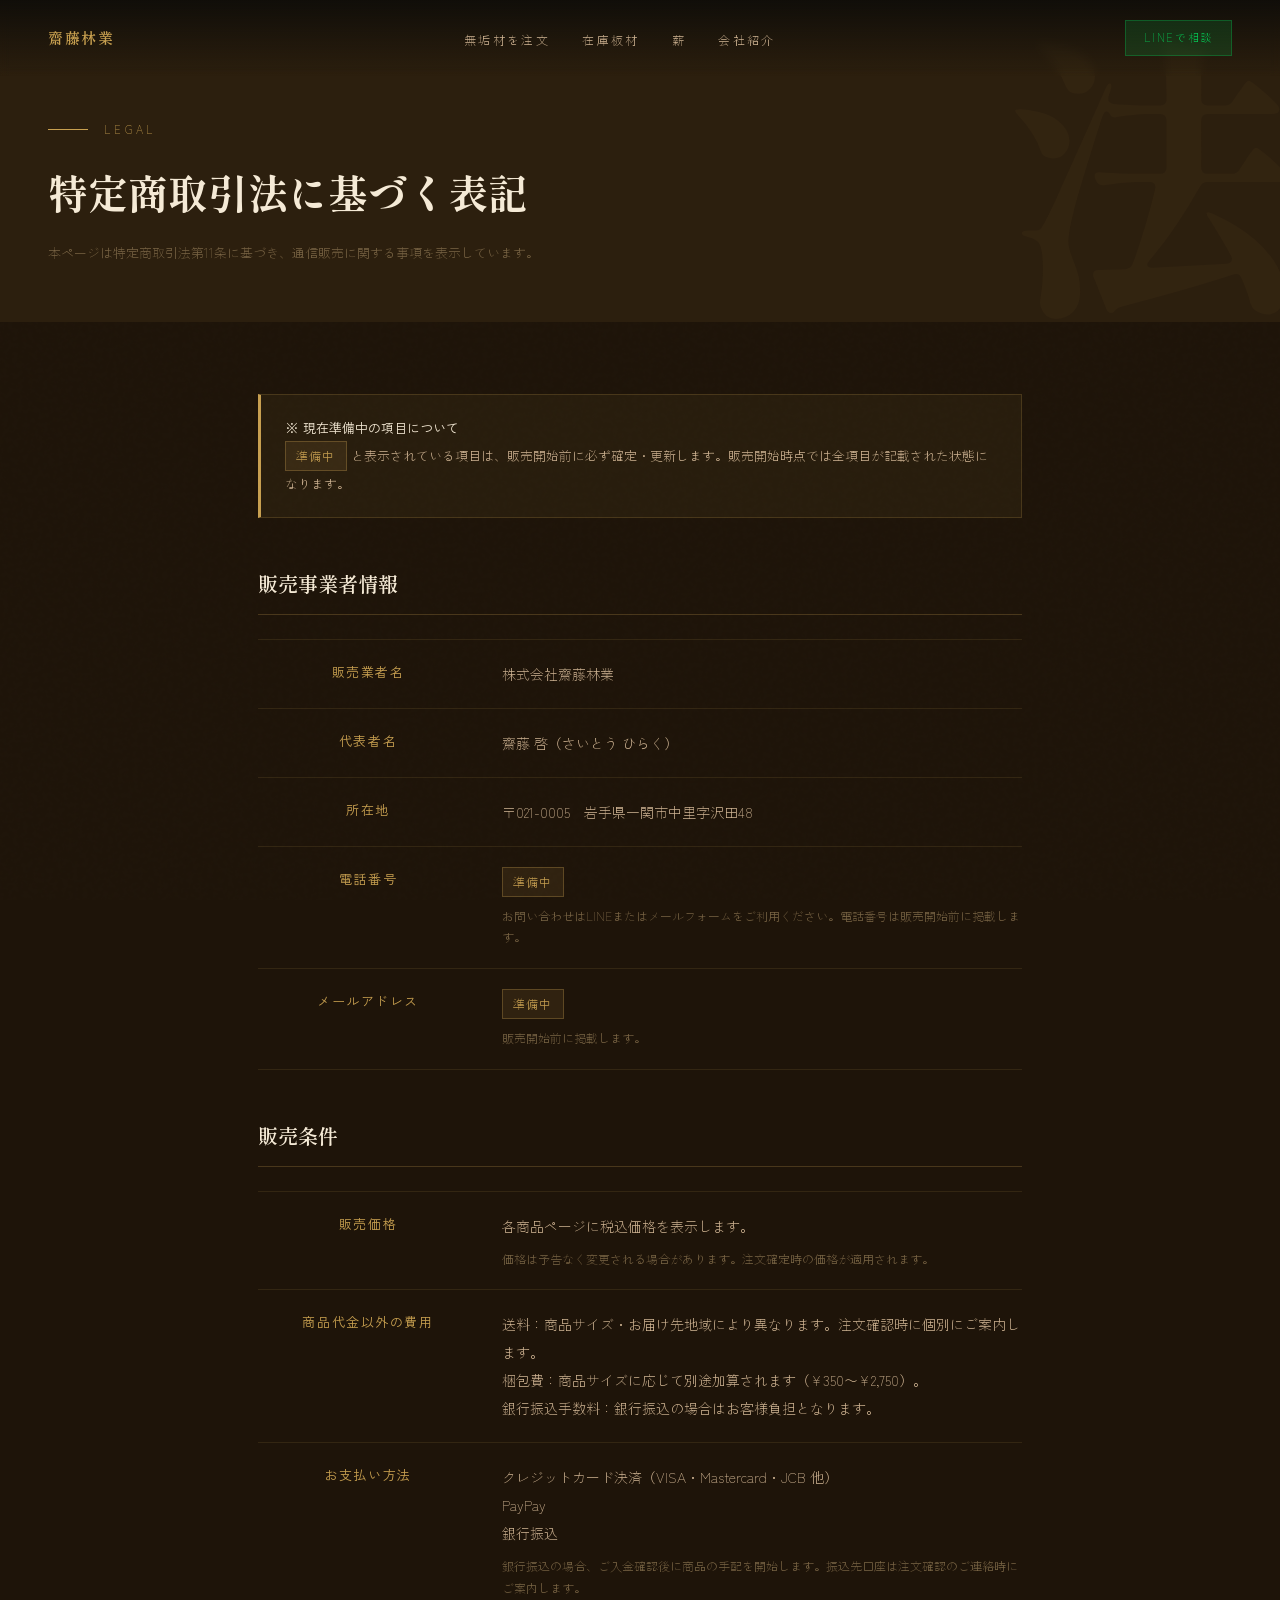
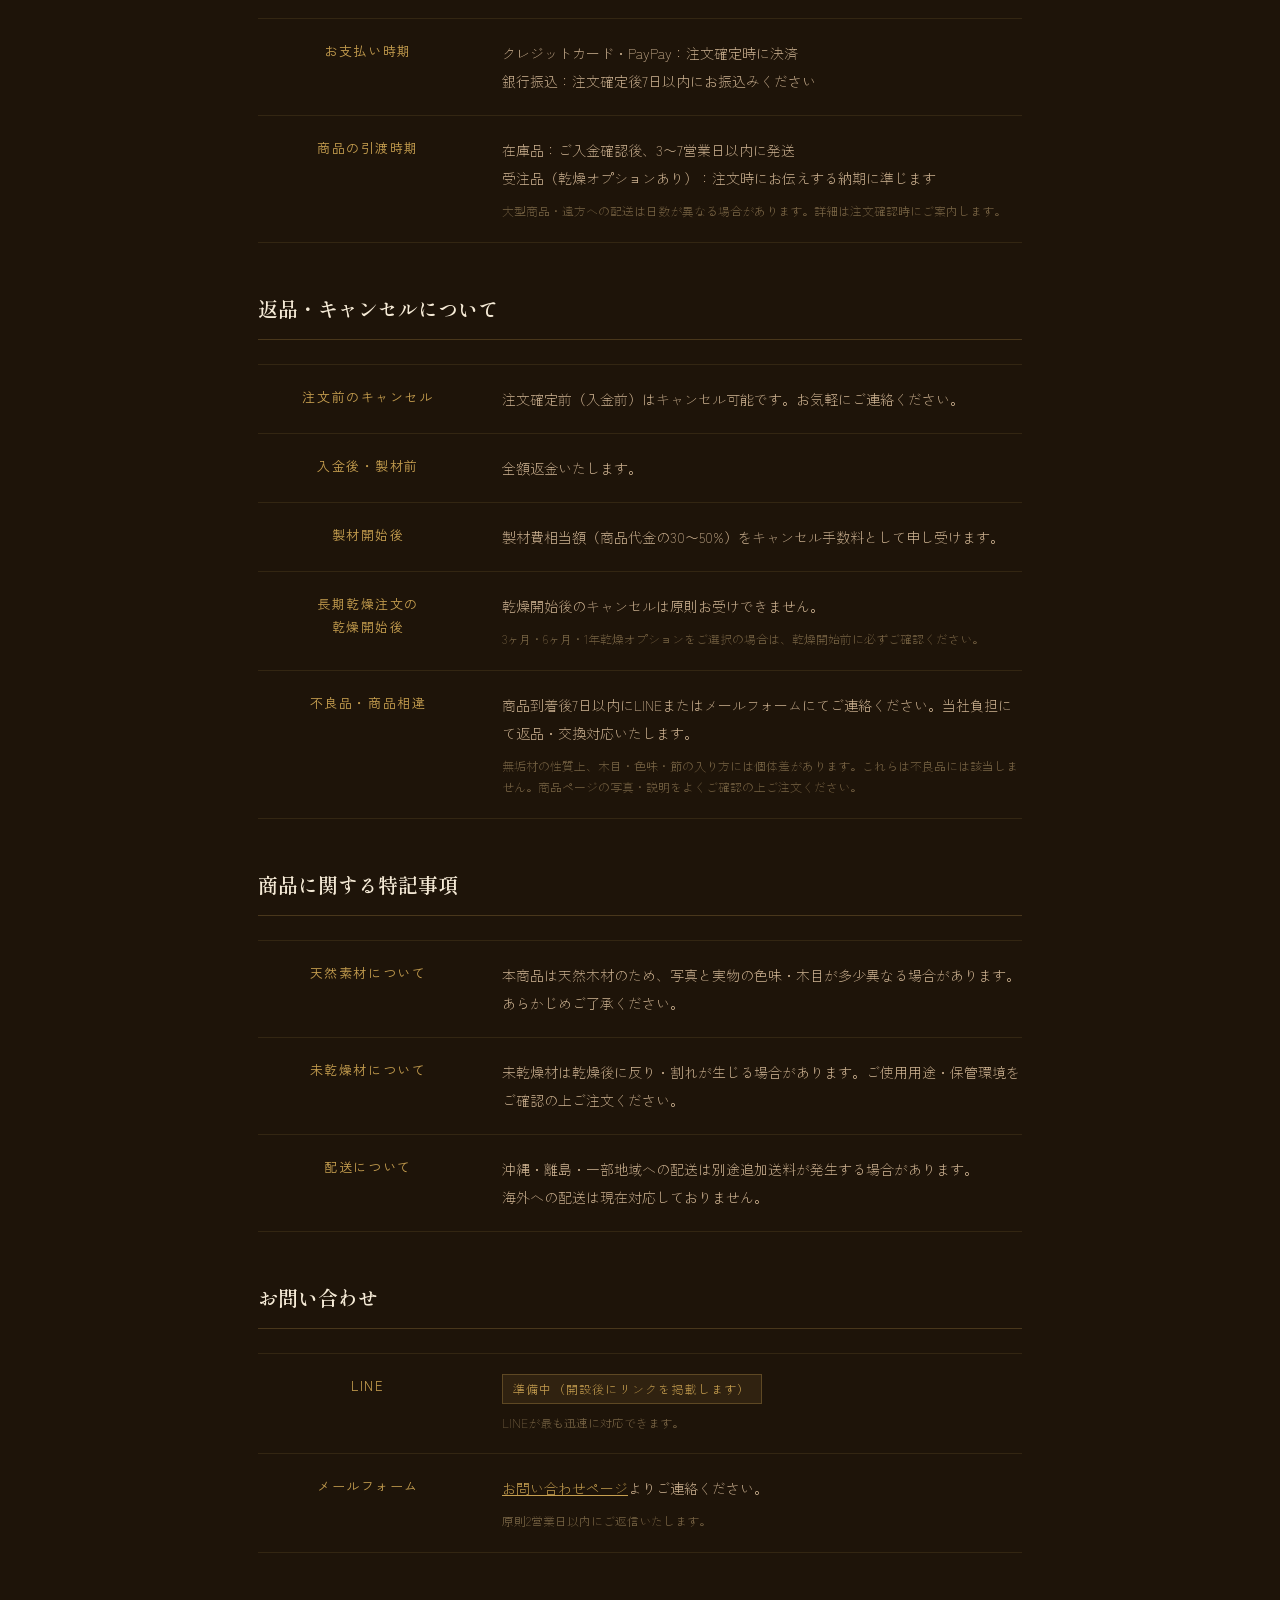
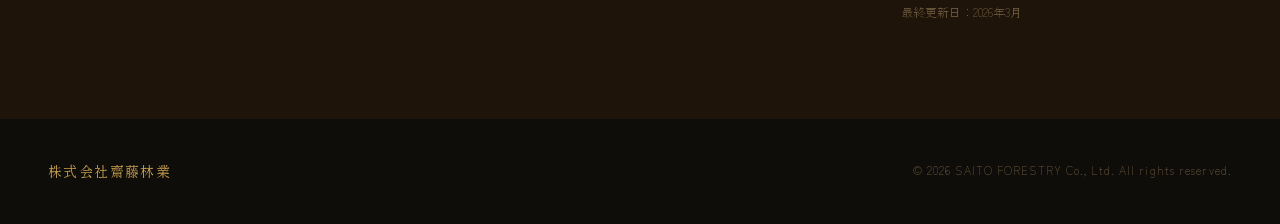
<file: tokusho.html>
<!DOCTYPE html>
<html lang="ja">
<head>
<meta charset="UTF-8">
<meta name="viewport" content="width=device-width, initial-scale=1.0">
<title>特定商取引法に基づく表記 | 株式会社齋藤林業</title>
<link rel="preconnect" href="https://fonts.googleapis.com">
<link href="https://fonts.googleapis.com/css2?family=Shippori+Mincho+B1:wght@400;600;800&family=Zen+Kaku+Gothic+New:wght@300;400&display=swap" rel="stylesheet">
<style>
:root{--ink:#0f0d09;--bark:#1e1409;--earth:#2c1f0e;--moss:#2a3420;--gold:#c8a050;--cream:#f5ead6;--sand:#d4b896;--muted:#7a6545}
*,*::before,*::after{box-sizing:border-box;margin:0;padding:0}
html{scroll-behavior:smooth}
body{background:var(--bark);color:var(--cream);font-family:'Zen Kaku Gothic New',sans-serif;font-weight:300;line-height:1.8;overflow-x:hidden}
body::before{content:'';position:fixed;inset:0;background-image:url("data:image/svg+xml,%3Csvg viewBox='0 0 200 200' xmlns='http://www.w3.org/2000/svg'%3E%3Cfilter id='n'%3E%3CfeTurbulence type='fractalNoise' baseFrequency='0.9' numOctaves='4' stitchTiles='stitch'/%3E%3C/filter%3E%3Crect width='100%25' height='100%25' filter='url(%23n)' opacity='0.04'/%3E%3C/svg%3E");opacity:.3;pointer-events:none;z-index:0}
.hero{padding:120px 48px 56px;background:var(--earth);position:relative;overflow:hidden}
.hero-bg{position:absolute;right:-20px;top:50%;transform:translateY(-50%);font-family:'Shippori Mincho B1',serif;font-size:300px;font-weight:800;color:rgba(200,160,80,.04);pointer-events:none;user-select:none;line-height:1}
.eyebrow{display:flex;align-items:center;gap:16px;margin-bottom:16px}
.eyebrow-line{width:40px;height:1px;background:var(--gold)}
.eyebrow span{font-size:11px;letter-spacing:.35em;color:var(--gold);text-transform:uppercase}
.hero h1{font-family:'Shippori Mincho B1',serif;font-size:clamp(24px,4vw,40px);font-weight:800;color:var(--cream);margin-bottom:12px}
.hero-note{font-size:13px;color:var(--muted);line-height:2}
@media(max-width:768px){.hero{padding:100px 24px 48px}}
.content{max-width:860px;margin:0 auto;padding:72px 48px 96px}
@media(max-width:768px){.content{padding:48px 24px 72px}}
.table-wrap{margin-bottom:48px}
.section-title{font-family:'Shippori Mincho B1',serif;font-size:20px;font-weight:600;color:var(--cream);margin-bottom:24px;padding-bottom:12px;border-bottom:1px solid rgba(200,160,80,.25)}
table{width:100%;border-collapse:collapse}
tr{border-bottom:1px solid rgba(200,160,80,.12)}
tr:first-child{border-top:1px solid rgba(200,160,80,.12)}
th{width:220px;padding:20px 0;font-size:13px;letter-spacing:.12em;color:var(--gold);font-weight:400;vertical-align:top;white-space:nowrap}
td{padding:20px 0 20px 24px;font-size:14px;color:var(--sand);line-height:2}
.pending{display:inline-block;padding:2px 10px;background:rgba(200,160,80,.1);border:1px solid rgba(200,160,80,.3);font-size:12px;color:var(--gold);letter-spacing:.1em}
.note{display:block;margin-top:8px;font-size:12px;color:var(--muted);line-height:1.8}
.em{color:var(--cream);font-weight:400}
@media(max-width:600px){th{width:100px;font-size:12px}td{padding-left:12px;font-size:13px}}
.alert-box{padding:20px 24px;background:rgba(200,160,80,.06);border:1px solid rgba(200,160,80,.2);border-left:3px solid var(--gold);margin-bottom:48px;font-size:13px;color:var(--sand);line-height:2}
footer{background:var(--ink);padding:40px 48px;display:flex;align-items:center;justify-content:space-between;flex-wrap:wrap;gap:16px}
.footer-logo{font-family:'Shippori Mincho B1',serif;font-size:14px;color:var(--gold);letter-spacing:.1em}
.footer-copy{font-size:11px;color:var(--muted);letter-spacing:.1em}
@media(max-width:768px){footer{padding:32px 24px}}

@media(max-width:860px){
  }

/* ── NAV ── */
nav{position:fixed;top:0;left:0;right:0;z-index:150;display:flex;align-items:center;justify-content:space-between;padding:20px 48px;background:linear-gradient(to bottom,rgba(15,13,9,.95),transparent);backdrop-filter:blur(4px)}
.nav-logo{font-family:'Shippori Mincho B1',serif;font-size:15px;font-weight:600;color:var(--gold);letter-spacing:.1em;text-decoration:none}
.nav-links{display:flex;gap:32px;list-style:none}
.nav-links a{color:var(--sand);text-decoration:none;font-size:12px;letter-spacing:.2em;transition:color .3s}
.nav-links a:hover,.nav-links a.active{color:var(--gold)}
.nav-cta{display:inline-flex;align-items:center;background:rgba(6,199,85,.15);border:1px solid rgba(6,199,85,.3);color:#06c755;padding:7px 18px;font-size:11px;letter-spacing:.15em;text-decoration:none;white-space:nowrap;transition:background .2s}
.nav-cta:hover{background:rgba(6,199,85,.28)}
.hbg{display:none;flex-direction:column;justify-content:center;gap:6px;cursor:pointer;padding:8px;background:none;border:none;width:40px;height:40px;-webkit-tap-highlight-color:transparent}
.hbg span{display:block;width:22px;height:2px;background:var(--gold);border-radius:1px;transition:all .3s;pointer-events:none}
.hbg.open span:nth-child(1){transform:translateY(8px) rotate(45deg)}
.hbg.open span:nth-child(2){opacity:0;transform:scaleX(0)}
.hbg.open span:nth-child(3){transform:translateY(-8px) rotate(-45deg)}
.mmenu{visibility:hidden;opacity:0;position:fixed;inset:0;background:rgba(15,13,9,.97);z-index:200;display:flex;flex-direction:column;align-items:center;justify-content:center;gap:0;transition:opacity .25s,visibility .25s}
.mmenu.open{visibility:visible;opacity:1}
.mmenu a{color:var(--sand);text-decoration:none;font-family:'Shippori Mincho B1',serif;font-size:22px;font-weight:600;letter-spacing:.12em;padding:20px 0;border-bottom:1px solid rgba(200,160,80,.12);width:260px;text-align:center;transition:color .2s;-webkit-tap-highlight-color:transparent}
.mmenu a.active,.mmenu a:hover{color:var(--gold)}
.mmenu .mmenu-line{margin-top:28px;padding:14px 40px;background:rgba(6,199,85,.15);border:1px solid rgba(6,199,85,.3);color:#06c755;font-size:14px;letter-spacing:.15em;font-family:'Zen Kaku Gothic New',sans-serif;border-bottom:none;width:auto}
@media(max-width:860px){
  .nav-links,.nav-cta{display:none!important}
  .hbg{display:flex}
  nav{padding:16px 24px}
}
</style>
</head>
<body>
<nav>
  <a href="index.html" class="nav-logo">齋藤林業</a>
  <ul class="nav-links">
    <li><a href="index.html">無垢材を注文</a></li>
    <li><a href="stock.html">在庫板材</a></li>
    <li><a href="maki.html">薪</a></li>
    <li><a href="about.html">会社紹介</a></li>
  </ul>
  <a href="https://line.me/R/ti/p/@YOUR_LINE_ID" class="nav-cta" target="_blank">LINEで相談</a>
  <button class="hbg" id="hbg" aria-label="メニュー">
    <span></span><span></span><span></span>
  </button>
</nav>
<div class="mmenu" id="mmenu" role="dialog" aria-modal="true">
  <a href="index.html">無垢材を注文</a>
  <a href="stock.html">在庫板材</a>
  <a href="maki.html">薪</a>
  <a href="about.html">会社紹介</a>
  <a href="https://line.me/R/ti/p/@YOUR_LINE_ID" class="mmenu-line" target="_blank">LINEで相談</a>
</div>

<section class="hero">
  <div class="hero-bg">法</div>
  <div class="eyebrow"><div class="eyebrow-line"></div><span>Legal</span></div>
  <h1>特定商取引法に基づく表記</h1>
  <p class="hero-note">本ページは特定商取引法第11条に基づき、通信販売に関する事項を表示しています。</p>
</section>

<div class="content">

  <div class="alert-box">
    <span class="em">※ 現在準備中の項目について</span><br>
    <span class="pending">準備中</span> と表示されている項目は、販売開始前に必ず確定・更新します。販売開始時点では全項目が記載された状態になります。
  </div>

  <!-- 事業者情報 -->
  <div class="table-wrap">
    <div class="section-title">販売事業者情報</div>
    <table>
      <tr>
        <th>販売業者名</th>
        <td>株式会社齋藤林業</td>
      </tr>
      <tr>
        <th>代表者名</th>
        <td>齋藤 啓（さいとう ひらく）</td>
      </tr>
      <tr>
        <th>所在地</th>
        <td>〒021-0005　岩手県一関市中里字沢田48</td>
      </tr>
      <tr>
        <th>電話番号</th>
        <td>
          <span class="pending">準備中</span>
          <span class="note">お問い合わせはLINEまたはメールフォームをご利用ください。電話番号は販売開始前に掲載します。</span>
        </td>
      </tr>
      <tr>
        <th>メールアドレス</th>
        <td>
          <span class="pending">準備中</span>
          <span class="note">販売開始前に掲載します。</span>
        </td>
      </tr>
    </table>
  </div>

  <!-- 販売条件 -->
  <div class="table-wrap">
    <div class="section-title">販売条件</div>
    <table>
      <tr>
        <th>販売価格</th>
        <td>
          各商品ページに税込価格を表示します。
          <span class="note">価格は予告なく変更される場合があります。注文確定時の価格が適用されます。</span>
        </td>
      </tr>
      <tr>
        <th>商品代金以外の費用</th>
        <td>
          送料：商品サイズ・お届け先地域により異なります。注文確認時に個別にご案内します。<br>
          梱包費：商品サイズに応じて別途加算されます（¥350〜¥2,750）。<br>
          銀行振込手数料：銀行振込の場合はお客様負担となります。
        </td>
      </tr>
      <tr>
        <th>お支払い方法</th>
        <td>
          クレジットカード決済（VISA・Mastercard・JCB 他）<br>
          PayPay<br>
          銀行振込
          <span class="note">銀行振込の場合、ご入金確認後に商品の手配を開始します。振込先口座は注文確認のご連絡時にご案内します。</span>
        </td>
      </tr>
      <tr>
        <th>お支払い時期</th>
        <td>
          クレジットカード・PayPay：注文確定時に決済<br>
          銀行振込：注文確定後7日以内にお振込みください
        </td>
      </tr>
      <tr>
        <th>商品の引渡時期</th>
        <td>
          在庫品：ご入金確認後、3〜7営業日以内に発送<br>
          受注品（乾燥オプションあり）：注文時にお伝えする納期に準じます
          <span class="note">大型商品・遠方への配送は日数が異なる場合があります。詳細は注文確認時にご案内します。</span>
        </td>
      </tr>
    </table>
  </div>

  <!-- 返品・キャンセル -->
  <div class="table-wrap">
    <div class="section-title">返品・キャンセルについて</div>
    <table>
      <tr>
        <th>注文前のキャンセル</th>
        <td>注文確定前（入金前）はキャンセル可能です。お気軽にご連絡ください。</td>
      </tr>
      <tr>
        <th>入金後・製材前</th>
        <td>全額返金いたします。</td>
      </tr>
      <tr>
        <th>製材開始後</th>
        <td>
          製材費相当額（商品代金の30〜50%）をキャンセル手数料として申し受けます。
        </td>
      </tr>
      <tr>
        <th>長期乾燥注文の<br>乾燥開始後</th>
        <td>
          乾燥開始後のキャンセルは原則お受けできません。
          <span class="note">3ヶ月・6ヶ月・1年乾燥オプションをご選択の場合は、乾燥開始前に必ずご確認ください。</span>
        </td>
      </tr>
      <tr>
        <th>不良品・商品相違</th>
        <td>
          商品到着後7日以内にLINEまたはメールフォームにてご連絡ください。当社負担にて返品・交換対応いたします。
          <span class="note">無垢材の性質上、木目・色味・節の入り方には個体差があります。これらは不良品には該当しません。商品ページの写真・説明をよくご確認の上ご注文ください。</span>
        </td>
      </tr>
    </table>
  </div>

  <!-- 特記事項 -->
  <div class="table-wrap">
    <div class="section-title">商品に関する特記事項</div>
    <table>
      <tr>
        <th>天然素材について</th>
        <td>本商品は天然木材のため、写真と実物の色味・木目が多少異なる場合があります。あらかじめご了承ください。</td>
      </tr>
      <tr>
        <th>未乾燥材について</th>
        <td>
          未乾燥材は乾燥後に反り・割れが生じる場合があります。ご使用用途・保管環境をご確認の上ご注文ください。
        </td>
      </tr>
      <tr>
        <th>配送について</th>
        <td>
          沖縄・離島・一部地域への配送は別途追加送料が発生する場合があります。<br>
          海外への配送は現在対応しておりません。
        </td>
      </tr>
    </table>
  </div>

  <!-- お問い合わせ -->
  <div class="table-wrap">
    <div class="section-title">お問い合わせ</div>
    <table>
      <tr>
        <th>LINE</th>
        <td>
          <span class="pending">準備中（開設後にリンクを掲載します）</span>
          <span class="note">LINEが最も迅速に対応できます。</span>
        </td>
      </tr>
      <tr>
        <th>メールフォーム</th>
        <td>
          <a href="contact.html" style="color:var(--gold)">お問い合わせページ</a>よりご連絡ください。
          <span class="note">原則2営業日以内にご返信いたします。</span>
        </td>
      </tr>
    </table>
  </div>

  <p style="font-size:12px;color:var(--muted);text-align:right">最終更新日：2026年3月</p>

</div>

<footer>
  <div class="footer-logo">株式会社齋藤林業</div>
  <div class="footer-copy">© 2026 SAITO FORESTRY Co., Ltd. All rights reserved.</div>
</footer>

<script>
(function(){
  var btn=document.getElementById('hbg');
  var menu=document.getElementById('mmenu');
  if(!btn||!menu)return;
  function open(){
    btn.classList.add('open');
    menu.classList.add('open');
    document.body.style.overflow='hidden';
  }
  function close(){
    btn.classList.remove('open');
    menu.classList.remove('open');
    document.body.style.overflow='';
  }
  btn.addEventListener('click',function(e){
    e.stopPropagation();
    menu.classList.contains('open')?close():open();
  });
  menu.addEventListener('click',function(e){
    if(e.target===menu)close();
  });
  document.querySelectorAll('.mmenu a').forEach(function(a){
    a.addEventListener('click',close);
  });
})();
</script>
</body>
</html>
</file>
